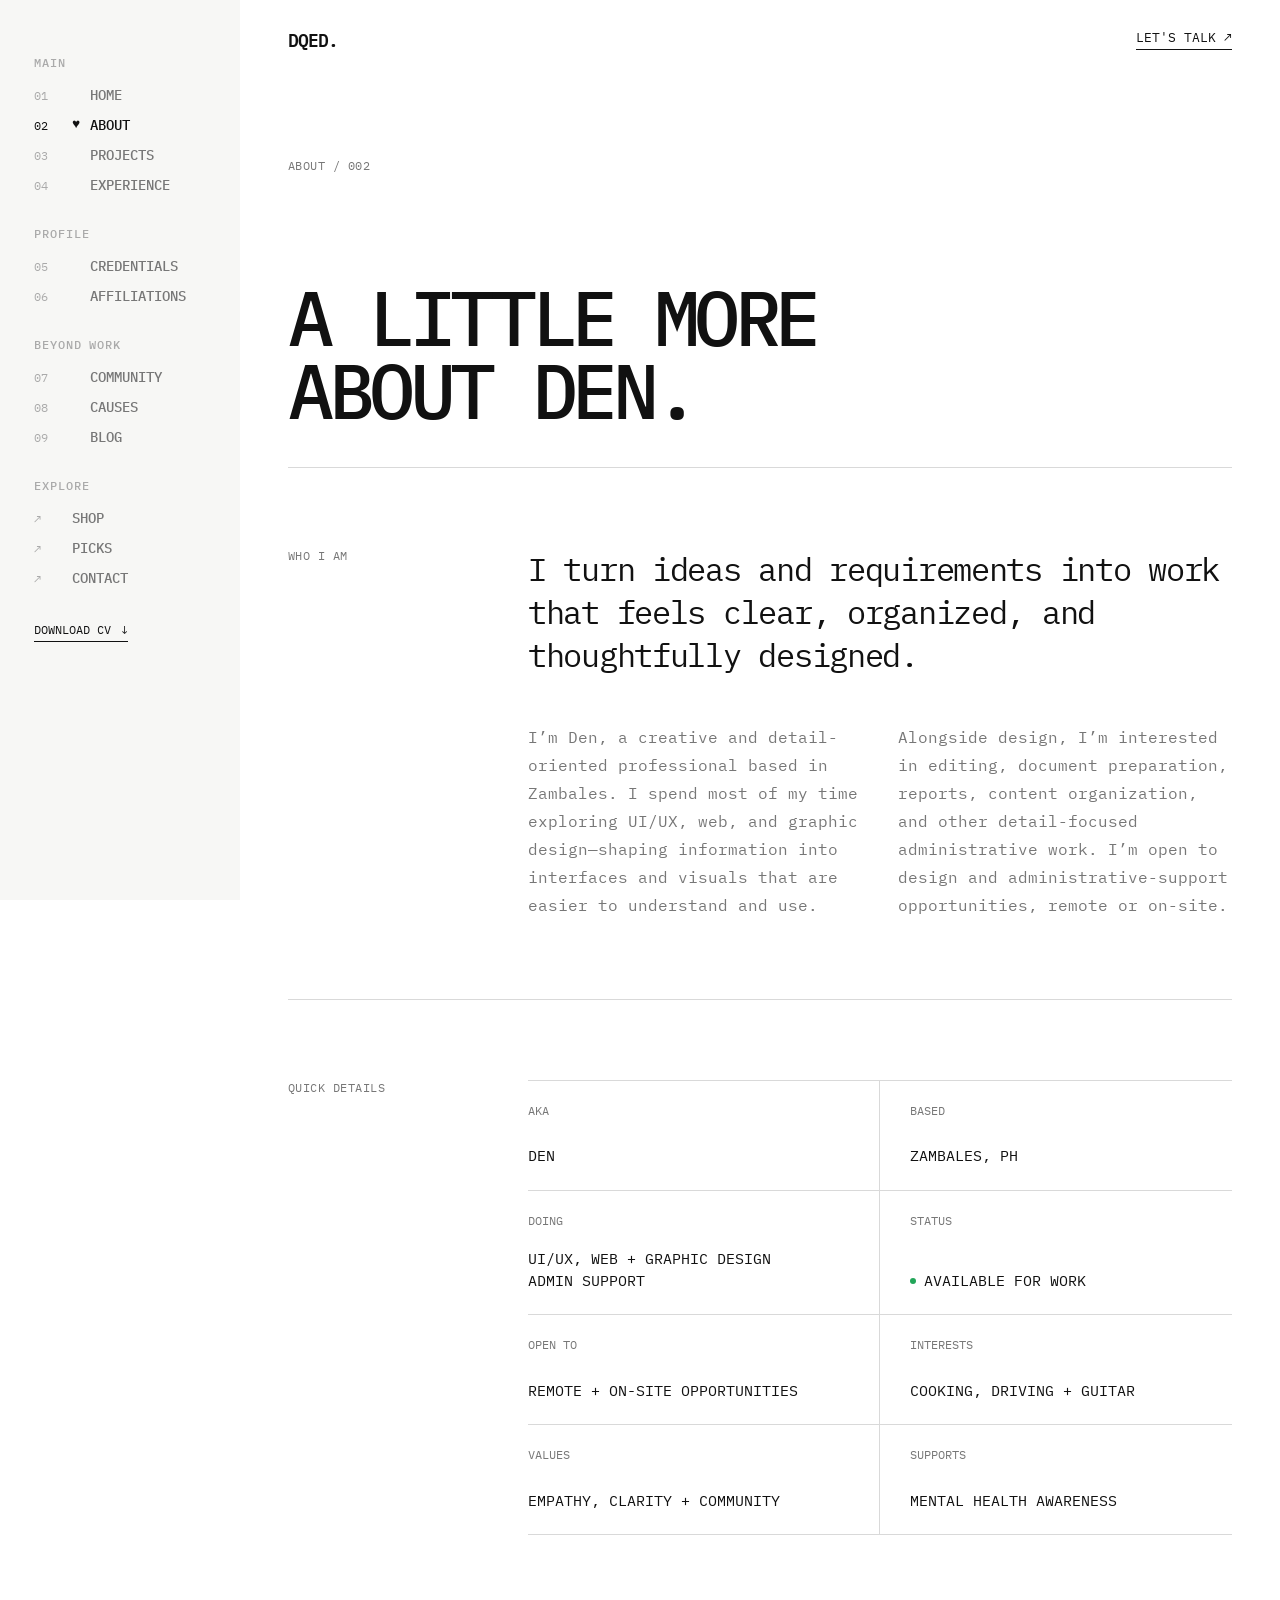
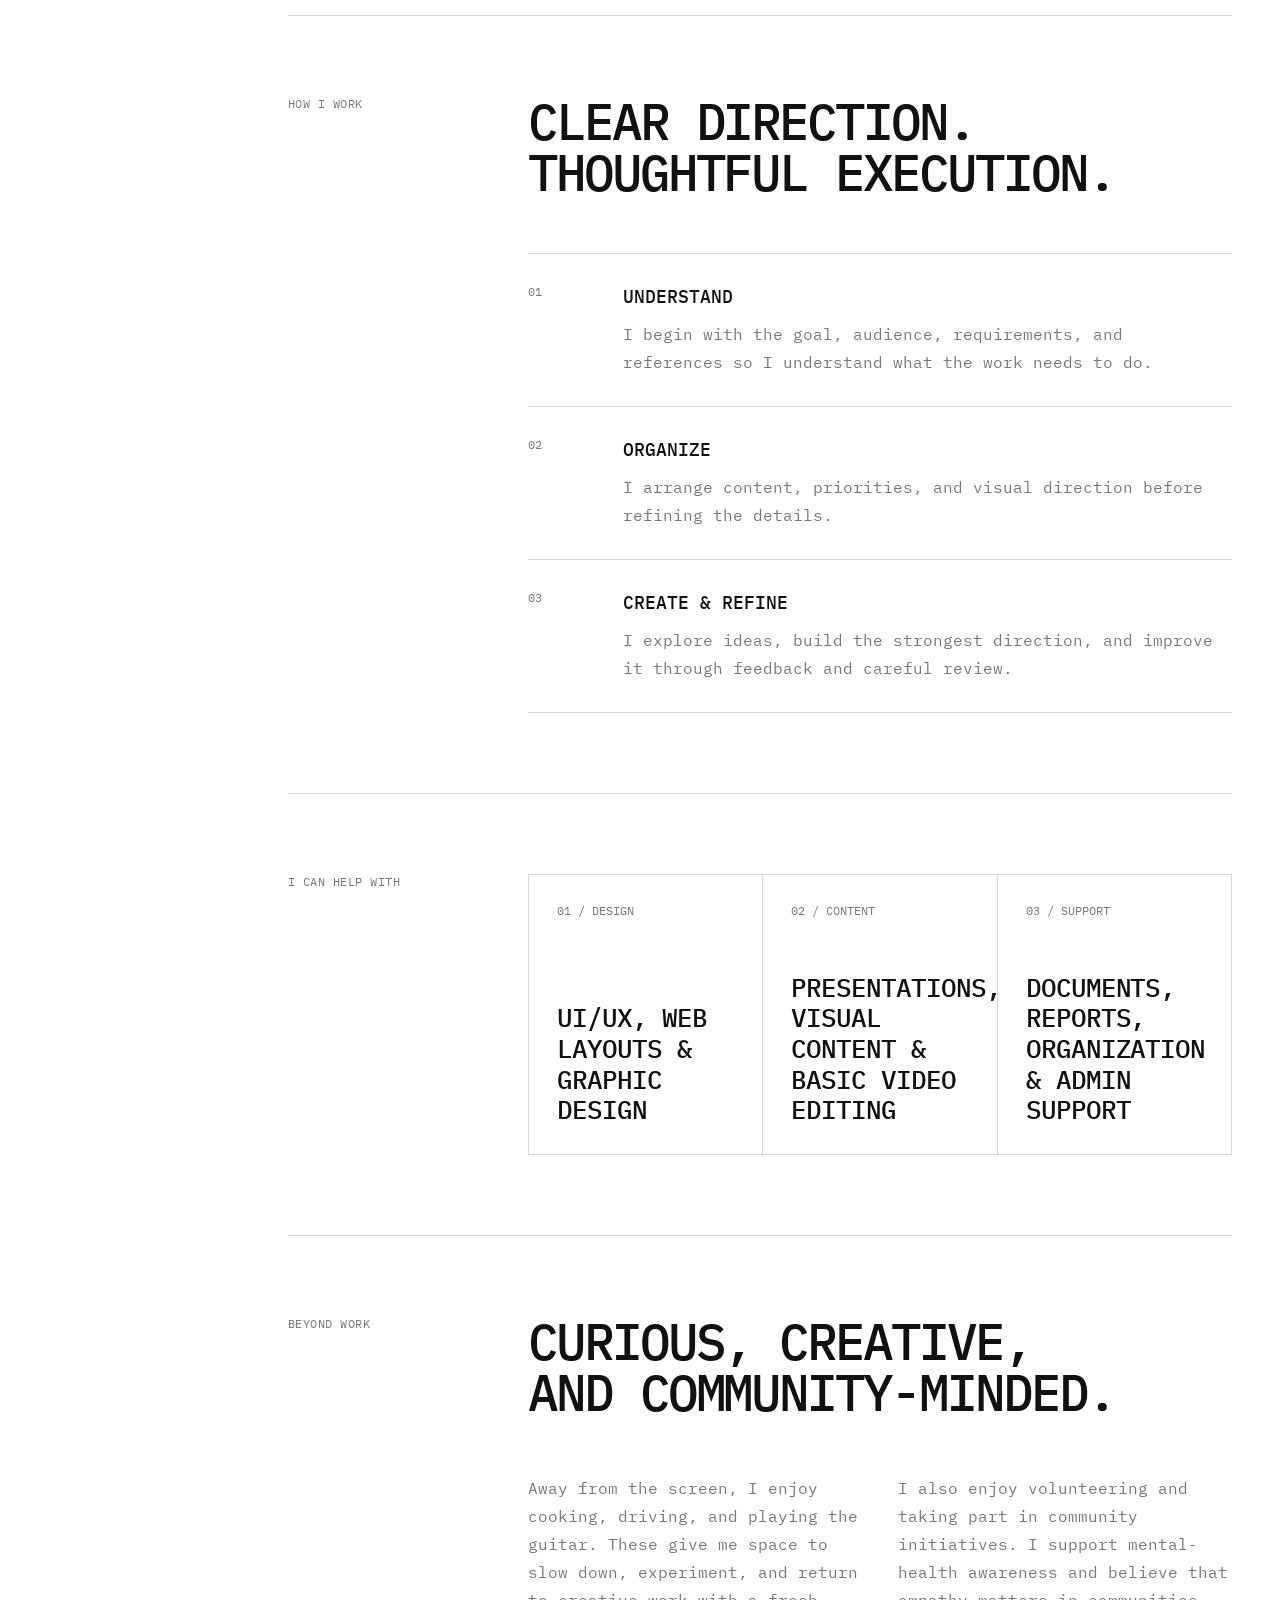
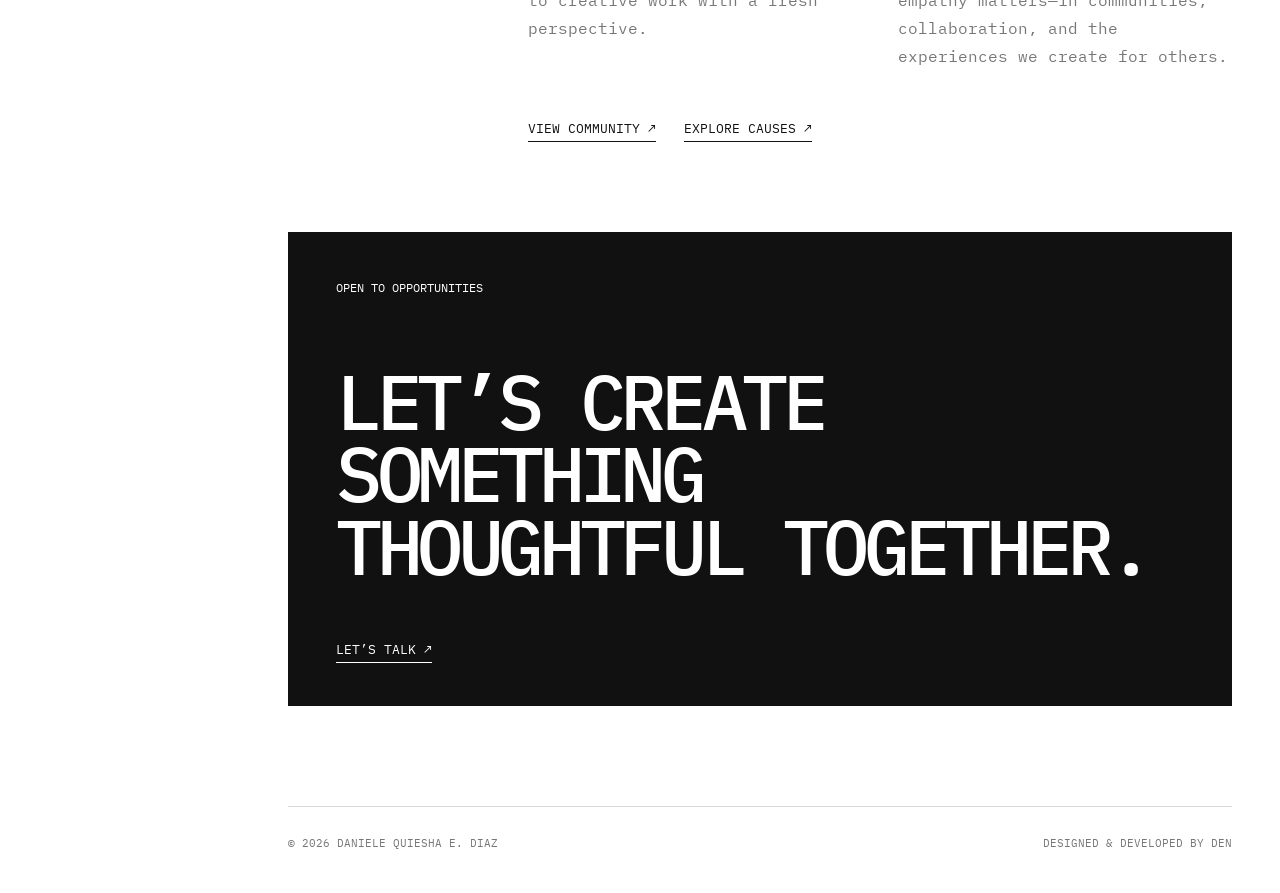
<file: about.html>
<!DOCTYPE html>
<html lang="en">
<head>
  <meta charset="UTF-8">
  <meta name="viewport" content="width=device-width, initial-scale=1.0">

  <meta
    name="description"
    content="Learn more about Daniele Quiesha E. Diaz, a creative and detail-oriented professional based in Zambales working across design, editing, and administrative support."
  >

  <title>About | Daniele Quiesha E. Diaz</title>

  <link rel="preconnect" href="https://fonts.googleapis.com">
  <link rel="preconnect" href="https://fonts.gstatic.com" crossorigin>

  <link
    href="https://fonts.googleapis.com/css2?family=IBM+Plex+Mono:wght@400;500;600&display=swap"
    rel="stylesheet"
  >

  <link rel="stylesheet" href="style.css">
  <link rel="stylesheet" href="about.css">
</head>

<body>

  <div class="portfolio-layout">

<!--Sidebar-->

   <aside class="sidebar" id="sidebar">   

      <nav class="sidebar-nav">

  <!-- MAIN -->
  <div class="nav-group">

    <span class="nav-group-title">MAIN</span>

    <a href="index.html" class="sidebar-link">
      <span class="nav-number">01</span>
      <span class="nav-line"></span>
      <span class="nav-label">HOME</span>
    </a>

    <a
      href="about.html"
      class="sidebar-link active"
      aria-current="page"
    >
      <span class="nav-number">02</span>
      <span class="nav-line"></span>
      <span class="nav-label">ABOUT</span>
    </a>

    <a href="projects.html" class="sidebar-link">
      <span class="nav-number">03</span>
      <span class="nav-line"></span>
      <span class="nav-label">PROJECTS</span>
    </a>

    <a href="experience.html" class="sidebar-link">
      <span class="nav-number">04</span>
      <span class="nav-line"></span>
      <span class="nav-label">EXPERIENCE</span>
    </a>

  </div>


  <!-- PROFILE -->
  <div class="nav-group">

    <span class="nav-group-title">PROFILE</span>

    <a href="credentials.html" class="sidebar-link">
      <span class="nav-number">05</span>
      <span class="nav-line"></span>
      <span class="nav-label">CREDENTIALS</span>
    </a>

    <a href="affiliations.html" class="sidebar-link">
      <span class="nav-number">06</span>
      <span class="nav-line"></span>
      <span class="nav-label">AFFILIATIONS</span>
    </a>

  </div>


  <!-- BEYOND WORK -->
  <div class="nav-group">

    <span class="nav-group-title">BEYOND WORK</span>

    <a href="community.html" class="sidebar-link">
      <span class="nav-number">07</span>
      <span class="nav-line"></span>
      <span class="nav-label">COMMUNITY</span>
    </a>

    <a href="causes.html" class="sidebar-link">
      <span class="nav-number">08</span>
      <span class="nav-line"></span>
      <span class="nav-label">CAUSES</span>
    </a>

    <a href="blog.html" class="sidebar-link">
      <span class="nav-number">09</span>
      <span class="nav-line"></span>
      <span class="nav-label">BLOG</span>
    </a>

  </div>


  <!-- EXPLORE -->
  <div class="nav-group">

    <span class="nav-group-title">EXPLORE</span>

    <a href="shop.html" class="sidebar-link explore-link">
      <span class="nav-arrow">↗</span>
      <span class="nav-label">SHOP</span>
    </a>

    <a href="picks.html" class="sidebar-link explore-link">
      <span class="nav-arrow">↗</span>
      <span class="nav-label">PICKS</span>
    </a>

    <a href="contact.html" class="sidebar-link explore-link">
      <span class="nav-arrow">↗</span>
      <span class="nav-label">CONTACT</span>
    </a>

  </div>

      </nav>

      <a
        href="files/daniele-diaz-cv.pdf"
        class="sidebar-cv-button"
        download
      >
        DOWNLOAD CV
        <span aria-hidden="true">↓</span>
      </a>

    </aside>


<!--Main Area-->

    <div class="main-area">


<!--Topbar-->

      <header class="topbar">

  <a href="index.html" class="brand">
    DQED.
  </a>

  <div class="topbar-actions">

    <button
      class="menu-button"
      type="button"
      aria-expanded="false"
      aria-controls="sidebar"
    >
      MENU
    </button>

    <a href="contact.html" class="topbar-cta">
      LET'S TALK ↗
    </a>

  </div>

</header>


<!--Page Content-->

      <main class="page-content about-page">

  <!-- ABOUT HEADER -->

  <section class="about-header">

    <span class="page-label">
      ABOUT / 002
    </span>

    <h1 class="about-title">
      A LITTLE MORE<br>
      ABOUT DEN.
    </h1>

  </section>


  <!-- ABOUT INTRODUCTION -->

  <section class="about-intro">

    <span class="section-label">
      WHO I AM
    </span>

    <div class="about-intro-content">

      <p class="about-lead">
        I turn ideas and requirements into work that feels clear,
        organized, and thoughtfully designed.
      </p>

      <div class="about-copy">

        <p>
          I’m Den, a creative and detail-oriented professional based
          in Zambales. I spend most of my time exploring UI/UX, web,
          and graphic design—shaping information into interfaces and
          visuals that are easier to understand and use.
        </p>

        <p>
          Alongside design, I’m interested in editing, document
          preparation, reports, content organization, and other
          detail-focused administrative work. I’m open to design and
          administrative-support opportunities, remote or on-site.
        </p>

      </div>

    </div>

  </section>


  <!-- QUICK DETAILS -->

  <section class="about-details">

    <span class="section-label">
      QUICK DETAILS
    </span>

    <div class="detail-grid">

      <div class="detail-item">
        <span class="detail-label">AKA</span>
        <span class="detail-value">DEN</span>
      </div>

      <div class="detail-item">
        <span class="detail-label">BASED</span>
        <span class="detail-value">ZAMBALES, PH</span>
      </div>

      <div class="detail-item">
        <span class="detail-label">DOING</span>
        <span class="detail-value">
          UI/UX, WEB + GRAPHIC DESIGN<br>
          ADMIN SUPPORT
        </span>
      </div>

      <div class="detail-item">
        <span class="detail-label">STATUS</span>

        <span class="detail-value status">
          <span class="status-dot"></span>
          AVAILABLE FOR WORK
        </span>
      </div>

      <div class="detail-item">
        <span class="detail-label">OPEN TO</span>
        <span class="detail-value">REMOTE + ON-SITE OPPORTUNITIES</span>
      </div>

      <div class="detail-item">
        <span class="detail-label">INTERESTS</span>
        <span class="detail-value">COOKING, DRIVING + GUITAR</span>
      </div>

      <div class="detail-item">
        <span class="detail-label">VALUES</span>
        <span class="detail-value">EMPATHY, CLARITY + COMMUNITY</span>
      </div>

      <div class="detail-item">
        <span class="detail-label">SUPPORTS</span>
        <span class="detail-value">MENTAL HEALTH AWARENESS</span>
      </div>

    </div>

  </section>


  <!-- HOW I WORK -->

  <section class="about-section">

    <span class="section-label">
      HOW I WORK
    </span>

    <div class="about-section-content">

      <h2>
        CLEAR DIRECTION.<br>
        THOUGHTFUL EXECUTION.
      </h2>

      <div class="approach-list">

        <article class="approach-item">
          <span>01</span>

          <div>
            <h3>UNDERSTAND</h3>
            <p>
              I begin with the goal, audience, requirements, and
              references so I understand what the work needs to do.
            </p>
          </div>
        </article>

        <article class="approach-item">
          <span>02</span>

          <div>
            <h3>ORGANIZE</h3>
            <p>
              I arrange content, priorities, and visual direction
              before refining the details.
            </p>
          </div>
        </article>

        <article class="approach-item">
          <span>03</span>

          <div>
            <h3>CREATE &amp; REFINE</h3>
            <p>
              I explore ideas, build the strongest direction, and
              improve it through feedback and careful review.
            </p>
          </div>
        </article>

      </div>

    </div>

  </section>


  <!-- CAPABILITIES -->

  <section class="about-section">

    <span class="section-label">
      I CAN HELP WITH
    </span>

    <div class="capability-list">

      <article class="capability-item">
        <span>01 / DESIGN</span>
        <h3>UI/UX, WEB LAYOUTS &amp; GRAPHIC DESIGN</h3>
      </article>

      <article class="capability-item">
        <span>02 / CONTENT</span>
        <h3>PRESENTATIONS, VISUAL CONTENT &amp; BASIC VIDEO EDITING</h3>
      </article>

      <article class="capability-item">
        <span>03 / SUPPORT</span>
        <h3>DOCUMENTS, REPORTS, ORGANIZATION &amp; ADMIN SUPPORT</h3>
      </article>

    </div>

  </section>


  <!-- BEYOND WORK -->

  <section class="about-section about-personal">

    <span class="section-label">
      BEYOND WORK
    </span>

    <div class="about-section-content">

      <h2>
        CURIOUS, CREATIVE,<br>
        AND COMMUNITY-MINDED.
      </h2>

      <div class="about-personal-copy">
        <p>
          Away from the screen, I enjoy cooking, driving, and playing
          the guitar. These give me space to slow down, experiment,
          and return to creative work with a fresh perspective.
        </p>

        <p>
          I also enjoy volunteering and taking part in community
          initiatives. I support mental-health awareness and believe
          that empathy matters—in communities, collaboration, and the
          experiences we create for others.
        </p>

        <div class="about-personal-links">
          <a href="community.html">VIEW COMMUNITY ↗</a>
          <a href="causes.html">EXPLORE CAUSES ↗</a>
        </div>
      </div>

    </div>

  </section>


  <!-- CONTACT CTA -->

  <section class="about-cta">
    <span>OPEN TO OPPORTUNITIES</span>

    <h2>LET’S CREATE SOMETHING<br>THOUGHTFUL TOGETHER.</h2>

    <a href="contact.html">LET’S TALK ↗</a>
  </section>

</main>


<!--Footer-->

      <footer class="site-footer">

        <p>
          © <span id="year"></span>
          DANIELE QUIESHA E. DIAZ
        </p>

        <p>
          DESIGNED &amp; DEVELOPED BY DEN
        </p>

      </footer>

    </div>

  </div>

  <script src="script.js"></script>

</body>
</html>
</file>
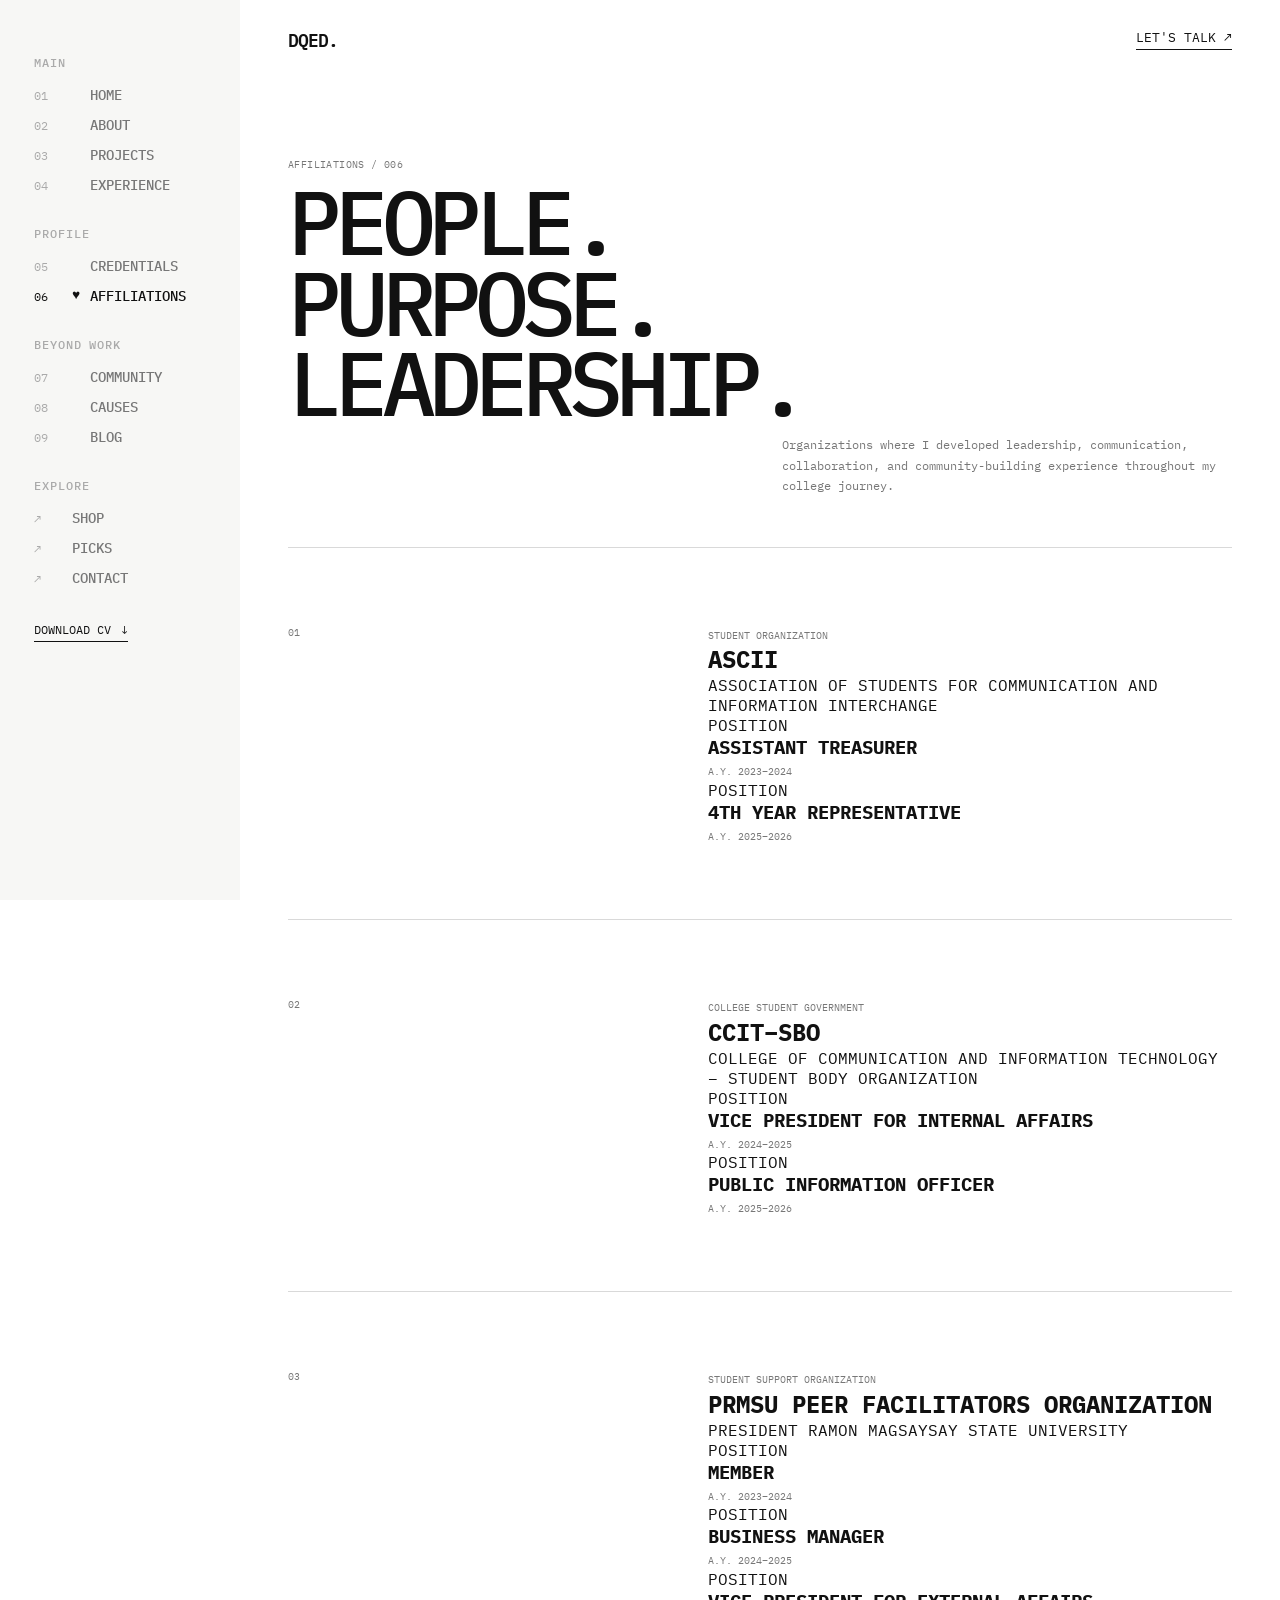
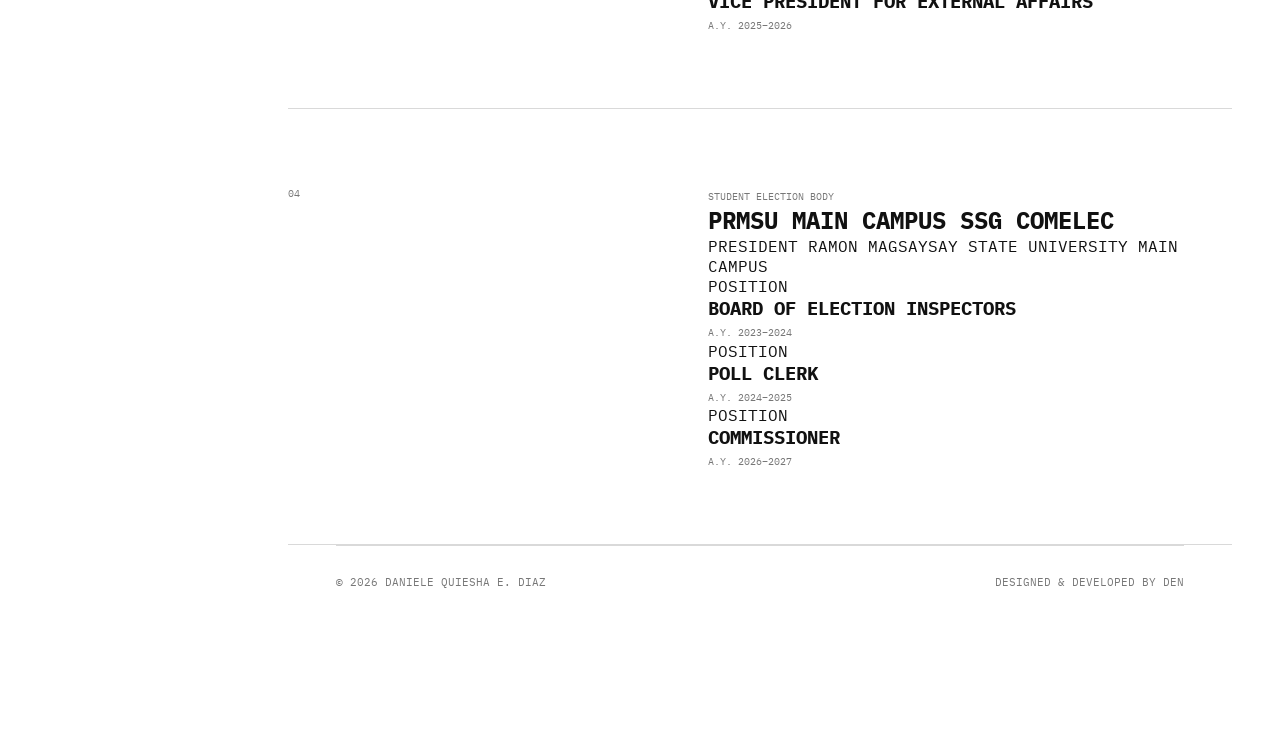
<file: affiliations.html>
<!DOCTYPE html>
<html lang="en">

<head>
  <meta charset="UTF-8">

  <meta
    name="viewport"
    content="width=device-width, initial-scale=1.0"
  >

  <meta
    name="description"
    content="Organizations, affiliations, and leadership experience of Daniele Quiesha E. Diaz."
  >

  <title>Affiliations | Daniele Quiesha E. Diaz</title>

  <!-- GOOGLE FONT -->

  <link rel="preconnect" href="https://fonts.googleapis.com">

  <link
    rel="preconnect"
    href="https://fonts.gstatic.com"
    crossorigin
  >

  <link
    href="https://fonts.googleapis.com/css2?family=IBM+Plex+Mono:wght@400;500;600&display=swap"
    rel="stylesheet"
  >

  <!-- STYLESHEETS -->

  <link rel="stylesheet" href="style.css">
  <link rel="stylesheet" href="affiliations.css">
</head>


<body>

  <div class="portfolio-layout">


    <!-- =========================
         SIDEBAR
    ========================== -->

    <aside class="sidebar" id="sidebar">

      <nav class="sidebar-nav">


        <!-- MAIN -->

        <div class="nav-group">

          <span class="nav-group-title">MAIN</span>

          <a href="index.html" class="sidebar-link">
            <span class="nav-number">01</span>
            <span class="nav-line"></span>
            <span class="nav-label">HOME</span>
          </a>

          <a href="about.html" class="sidebar-link">
            <span class="nav-number">02</span>
            <span class="nav-line"></span>
            <span class="nav-label">ABOUT</span>
          </a>

          <a href="projects.html" class="sidebar-link">
            <span class="nav-number">03</span>
            <span class="nav-line"></span>
            <span class="nav-label">PROJECTS</span>
          </a>

          <a href="experience.html" class="sidebar-link">
            <span class="nav-number">04</span>
            <span class="nav-line"></span>
            <span class="nav-label">EXPERIENCE</span>
          </a>

        </div>


        <!-- PROFILE -->

        <div class="nav-group">

          <span class="nav-group-title">PROFILE</span>

          <a href="credentials.html" class="sidebar-link">
            <span class="nav-number">05</span>
            <span class="nav-line"></span>
            <span class="nav-label">CREDENTIALS</span>
          </a>

          <a
            href="affiliations.html"
            class="sidebar-link active"
            aria-current="page"
          >
            <span class="nav-number">06</span>
            <span class="nav-line"></span>
            <span class="nav-label">AFFILIATIONS</span>
          </a>

        </div>


        <!-- BEYOND WORK -->

        <div class="nav-group">

          <span class="nav-group-title">BEYOND WORK</span>

          <a href="community.html" class="sidebar-link">
            <span class="nav-number">07</span>
            <span class="nav-line"></span>
            <span class="nav-label">COMMUNITY</span>
          </a>

          <a href="causes.html" class="sidebar-link">
            <span class="nav-number">08</span>
            <span class="nav-line"></span>
            <span class="nav-label">CAUSES</span>
          </a>

          <a href="blog.html" class="sidebar-link">
            <span class="nav-number">09</span>
            <span class="nav-line"></span>
            <span class="nav-label">BLOG</span>
          </a>

        </div>


        <!-- EXPLORE -->

        <div class="nav-group">

          <span class="nav-group-title">EXPLORE</span>

          <a href="shop.html" class="sidebar-link explore-link">
            <span class="nav-arrow">↗</span>
            <span class="nav-label">SHOP</span>
          </a>

          <a href="picks.html" class="sidebar-link explore-link">
            <span class="nav-arrow">↗</span>
            <span class="nav-label">PICKS</span>
          </a>

          <a href="contact.html" class="sidebar-link explore-link">
            <span class="nav-arrow">↗</span>
            <span class="nav-label">CONTACT</span>
          </a>

        </div>

      </nav>


      <!-- DOWNLOAD CV -->

      <a
        href="files/daniele-diaz-cv.pdf"
        class="sidebar-cv-button"
        download
      >
        DOWNLOAD CV
        <span aria-hidden="true">↓</span>
      </a>

    </aside>


    <!-- =========================
         MAIN AREA
    ========================== -->

    <div class="main-area">


      <!-- TOP BAR -->

      <header class="topbar">

        <a href="index.html" class="brand">
          DQED.
        </a>

        <div class="topbar-actions">

          <button
            class="menu-button"
            type="button"
            aria-expanded="false"
            aria-controls="sidebar"
          >
            MENU
          </button>

          <a href="contact.html" class="topbar-cta">
            LET'S TALK ↗
          </a>

        </div>

      </header>


      <!-- =========================
           AFFILIATIONS PAGE
      ========================== -->

      <main class="page-content affiliations-page">


        <!-- PAGE HEADER -->

        <section class="affiliations-header">

          <span class="page-label">
            AFFILIATIONS / 006
          </span>

          <h1 class="affiliations-title">
            PEOPLE.<br>
            PURPOSE.<br>
            LEADERSHIP.
          </h1>

          <p class="affiliations-introduction">
            Organizations where I developed leadership,
            communication, collaboration, and community-building
            experience throughout my college journey.
          </p>

        </section>


        <!-- =========================
             ORGANIZATIONS
        ========================== -->

        <section class="affiliations-list">


          <!-- ASCII -->

          <article class="affiliation-item">

            <div class="affiliation-number">
              01
            </div>

            <div class="affiliation-details">

              <span class="affiliation-type">
                STUDENT ORGANIZATION
              </span>

              <h2>ASCII</h2>

              <p class="affiliation-full-name">
                ASSOCIATION OF STUDENTS FOR COMMUNICATION
                AND INFORMATION INTERCHANGE
              </p>

              <div class="affiliation-roles">

                <div class="affiliation-role">

                  <div>
                    <span class="role-label">POSITION</span>
                    <h3>ASSISTANT TREASURER</h3>
                  </div>

                  <span class="role-year">
                    A.Y. 2023–2024
                  </span>

                </div>


                <div class="affiliation-role">

                  <div>
                    <span class="role-label">POSITION</span>
                    <h3>4TH YEAR REPRESENTATIVE</h3>
                  </div>

                  <span class="role-year">
                    A.Y. 2025–2026
                  </span>

                </div>

              </div>

            </div>

          </article>


          <!-- CCIT SBO -->

          <article class="affiliation-item">

            <div class="affiliation-number">
              02
            </div>

            <div class="affiliation-details">

              <span class="affiliation-type">
                COLLEGE STUDENT GOVERNMENT
              </span>

              <h2>CCIT–SBO</h2>

              <p class="affiliation-full-name">
                COLLEGE OF COMMUNICATION AND INFORMATION TECHNOLOGY
                – STUDENT BODY ORGANIZATION
              </p>

              <div class="affiliation-roles">

                <div class="affiliation-role">

                  <div>
                    <span class="role-label">POSITION</span>
                    <h3>VICE PRESIDENT FOR INTERNAL AFFAIRS</h3>
                  </div>

                  <span class="role-year">
                    A.Y. 2024–2025
                  </span>

                </div>


                <div class="affiliation-role">

                  <div>
                    <span class="role-label">POSITION</span>
                    <h3>PUBLIC INFORMATION OFFICER</h3>
                  </div>

                  <span class="role-year">
                    A.Y. 2025–2026
                  </span>

                </div>

              </div>

            </div>

          </article>


          <!-- PEER FACILITATORS -->

          <article class="affiliation-item">

            <div class="affiliation-number">
              03
            </div>

            <div class="affiliation-details">

              <span class="affiliation-type">
                STUDENT SUPPORT ORGANIZATION
              </span>

              <h2>PRMSU PEER FACILITATORS ORGANIZATION</h2>

              <p class="affiliation-full-name">
                PRESIDENT RAMON MAGSAYSAY STATE UNIVERSITY
              </p>

              <div class="affiliation-roles">

                <div class="affiliation-role">

                  <div>
                    <span class="role-label">POSITION</span>
                    <h3>MEMBER</h3>
                  </div>

                  <span class="role-year">
                    A.Y. 2023–2024
                  </span>

                </div>


                <div class="affiliation-role">

                  <div>
                    <span class="role-label">POSITION</span>
                    <h3>BUSINESS MANAGER</h3>
                  </div>

                  <span class="role-year">
                    A.Y. 2024–2025
                  </span>

                </div>


                <div class="affiliation-role">

                  <div>
                    <span class="role-label">POSITION</span>
                    <h3>VICE PRESIDENT FOR EXTERNAL AFFAIRS</h3>
                  </div>

                  <span class="role-year">
                    A.Y. 2025–2026
                  </span>

                </div>

              </div>

            </div>

          </article>


          <!-- SSG COMELEC -->

          <article class="affiliation-item">

            <div class="affiliation-number">
              04
            </div>

            <div class="affiliation-details">

              <span class="affiliation-type">
                STUDENT ELECTION BODY
              </span>

              <h2>PRMSU MAIN CAMPUS SSG COMELEC</h2>

              <p class="affiliation-full-name">
                PRESIDENT RAMON MAGSAYSAY STATE UNIVERSITY
                MAIN CAMPUS
              </p>

              <div class="affiliation-roles">

                <div class="affiliation-role">

                  <div>
                    <span class="role-label">POSITION</span>
                    <h3>BOARD OF ELECTION INSPECTORS</h3>
                  </div>

                  <span class="role-year">
                    A.Y. 2023–2024
                  </span>

                </div>


                <div class="affiliation-role">

                  <div>
                    <span class="role-label">POSITION</span>
                    <h3>POLL CLERK</h3>
                  </div>

                  <span class="role-year">
                    A.Y. 2024–2025
                  </span>

                </div>


                <div class="affiliation-role">

                  <div>
                    <span class="role-label">POSITION</span>
                    <h3>COMMISSIONER</h3>
                  </div>

                  <span class="role-year">
                    A.Y. 2026–2027
                  </span>

                </div>

              </div>

            </div>

          </article>

        </section>


        <!-- =========================
             FOOTER
        ========================== -->

        <footer class="site-footer">

          <p>
            © <span id="year"></span>
            DANIELE QUIESHA E. DIAZ
          </p>

          <p>
            DESIGNED &amp; DEVELOPED BY DEN
          </p>

        </footer>

      </main>

    </div>

  </div>


  <!-- JAVASCRIPT -->

  <script src="script.js"></script>

</body>

</html>
</file>
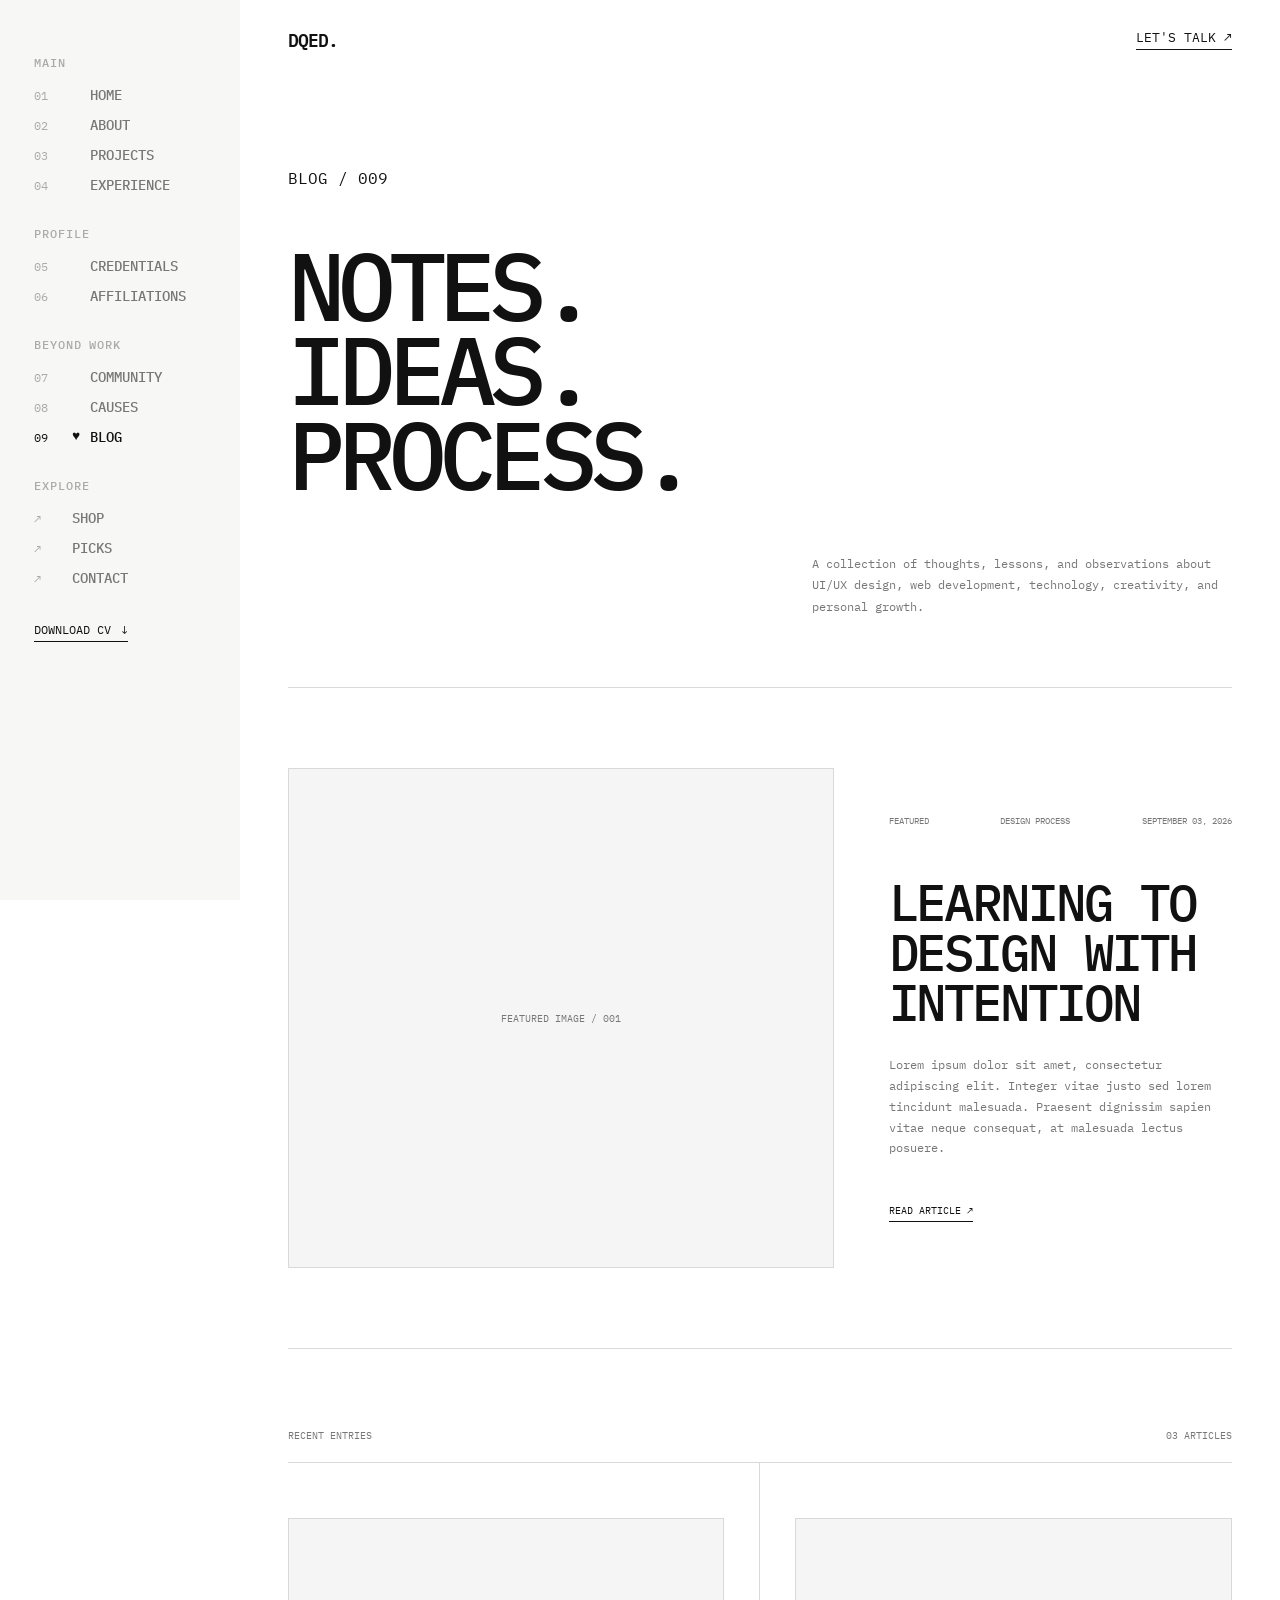
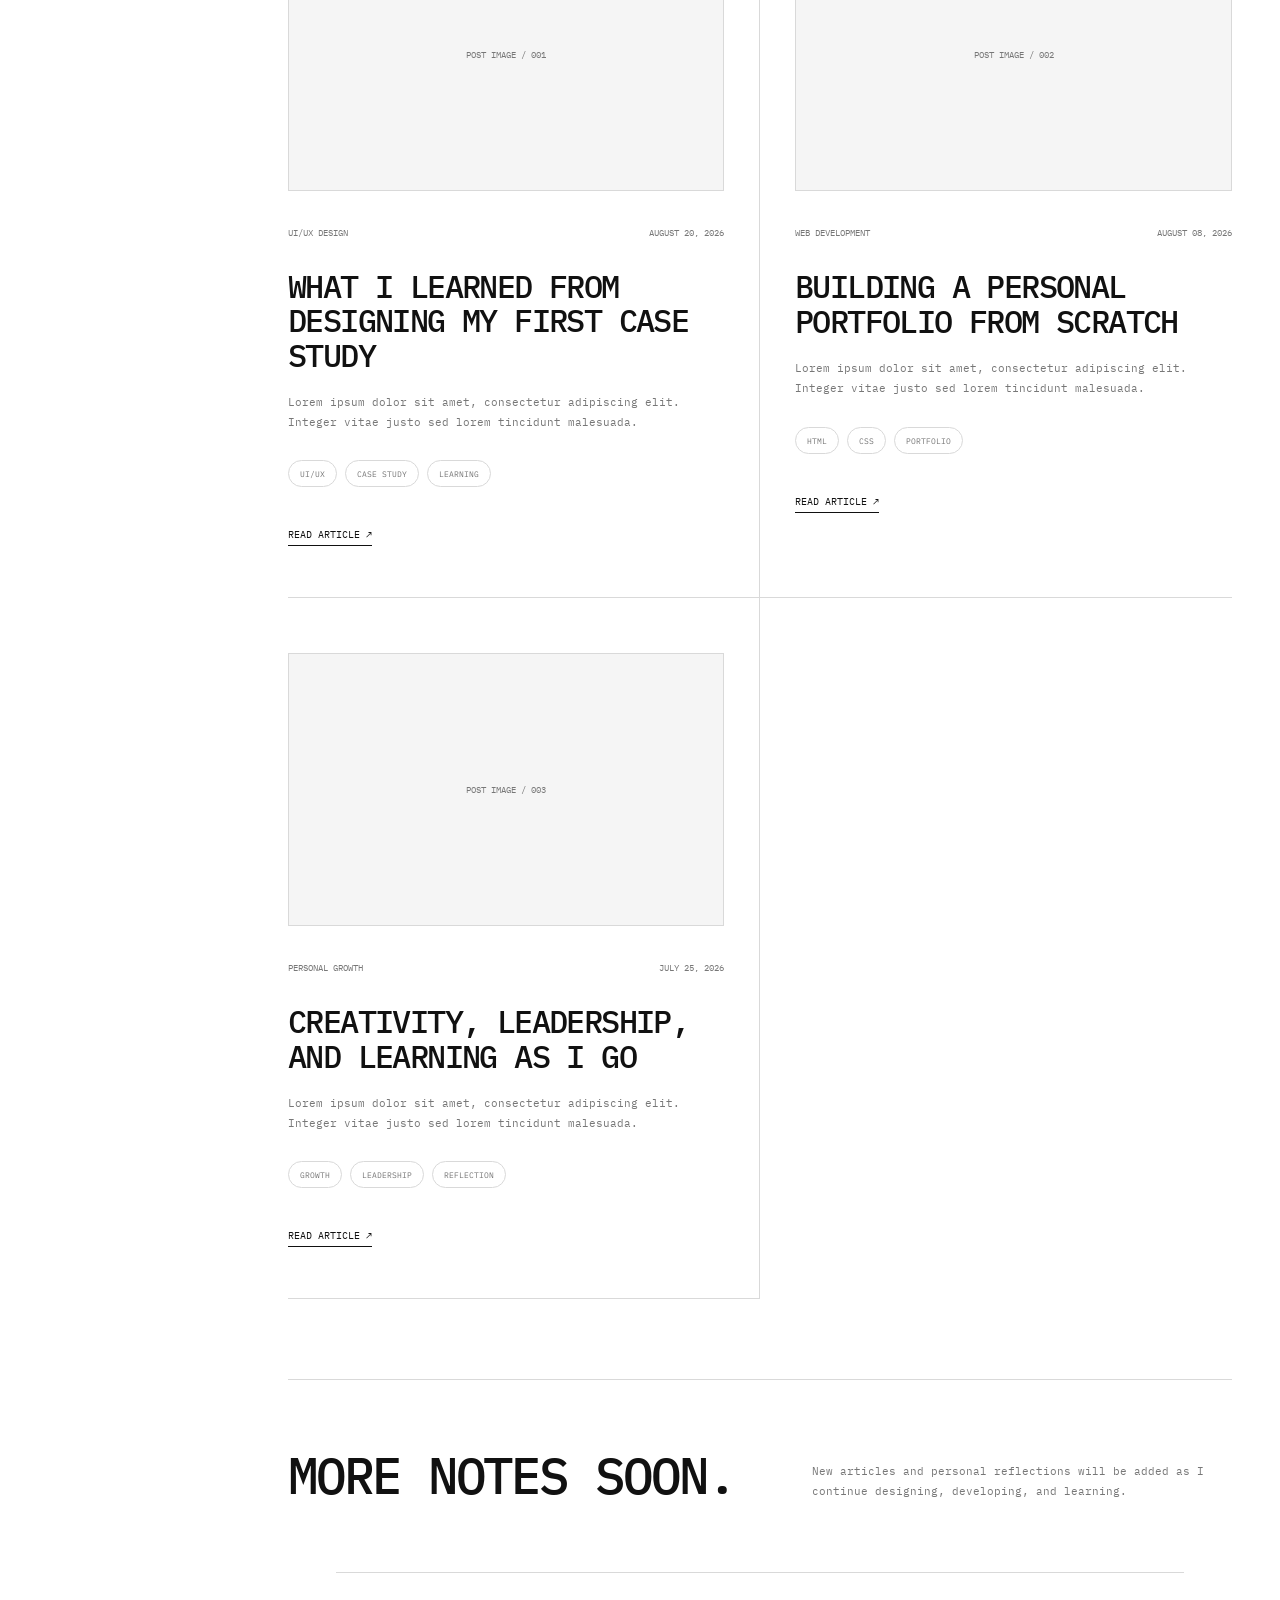
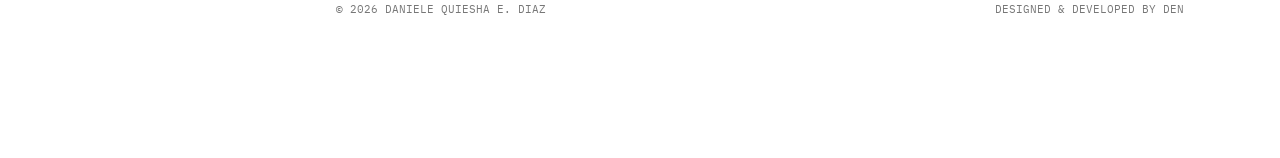
<file: blog.html>
<!DOCTYPE html>
<html lang="en">

<head>
  <meta charset="UTF-8">

  <meta
    name="viewport"
    content="width=device-width, initial-scale=1.0"
  >

  <meta
    name="description"
    content="Design notes, development learnings, and personal insights by Daniele Quiesha E. Diaz."
  >

  <title>Blog | Daniele Quiesha E. Diaz</title>

  <!-- GOOGLE FONT -->

  <link rel="preconnect" href="https://fonts.googleapis.com">

  <link
    rel="preconnect"
    href="https://fonts.gstatic.com"
    crossorigin
  >

  <link
    href="https://fonts.googleapis.com/css2?family=IBM+Plex+Mono:wght@400;500;600&display=swap"
    rel="stylesheet"
  >

  <!-- STYLESHEETS -->

  <link rel="stylesheet" href="style.css">
  <link rel="stylesheet" href="blog.css">
</head>


<body>

  <div class="portfolio-layout">


    <!-- =========================
         SIDEBAR
    ========================== -->

    <aside class="sidebar" id="sidebar">

      <nav class="sidebar-nav">


        <!-- MAIN -->

        <div class="nav-group">

          <span class="nav-group-title">MAIN</span>

          <a href="index.html" class="sidebar-link">
            <span class="nav-number">01</span>
            <span class="nav-line"></span>
            <span class="nav-label">HOME</span>
          </a>

          <a href="about.html" class="sidebar-link">
            <span class="nav-number">02</span>
            <span class="nav-line"></span>
            <span class="nav-label">ABOUT</span>
          </a>

          <a href="projects.html" class="sidebar-link">
            <span class="nav-number">03</span>
            <span class="nav-line"></span>
            <span class="nav-label">PROJECTS</span>
          </a>

          <a href="experience.html" class="sidebar-link">
            <span class="nav-number">04</span>
            <span class="nav-line"></span>
            <span class="nav-label">EXPERIENCE</span>
          </a>

        </div>


        <!-- PROFILE -->

        <div class="nav-group">

          <span class="nav-group-title">PROFILE</span>

          <a href="credentials.html" class="sidebar-link">
            <span class="nav-number">05</span>
            <span class="nav-line"></span>
            <span class="nav-label">CREDENTIALS</span>
          </a>

          <a href="affiliations.html" class="sidebar-link">
            <span class="nav-number">06</span>
            <span class="nav-line"></span>
            <span class="nav-label">AFFILIATIONS</span>
          </a>

        </div>


        <!-- BEYOND WORK -->

        <div class="nav-group">

          <span class="nav-group-title">BEYOND WORK</span>

          <a href="community.html" class="sidebar-link">
            <span class="nav-number">07</span>
            <span class="nav-line"></span>
            <span class="nav-label">COMMUNITY</span>
          </a>

          <a href="causes.html" class="sidebar-link">
            <span class="nav-number">08</span>
            <span class="nav-line"></span>
            <span class="nav-label">CAUSES</span>
          </a>

          <a
            href="blog.html"
            class="sidebar-link active"
            aria-current="page"
          >
            <span class="nav-number">09</span>
            <span class="nav-line"></span>
            <span class="nav-label">BLOG</span>
          </a>

        </div>


        <!-- EXPLORE -->

        <div class="nav-group">

          <span class="nav-group-title">EXPLORE</span>

          <a href="shop.html" class="sidebar-link explore-link">
            <span class="nav-arrow">↗</span>
            <span class="nav-label">SHOP</span>
          </a>

          <a href="picks.html" class="sidebar-link explore-link">
            <span class="nav-arrow">↗</span>
            <span class="nav-label">PICKS</span>
          </a>

          <a href="contact.html" class="sidebar-link explore-link">
            <span class="nav-arrow">↗</span>
            <span class="nav-label">CONTACT</span>
          </a>

        </div>

      </nav>


      <!-- DOWNLOAD CV -->

      <a
        href="files/daniele-diaz-cv.pdf"
        class="sidebar-cv-button"
        download
      >
        DOWNLOAD CV
        <span aria-hidden="true">↓</span>
      </a>

    </aside>


    <!-- =========================
         MAIN AREA
    ========================== -->

    <div class="main-area">


      <!-- TOP BAR -->

      <header class="topbar">

        <a href="index.html" class="brand">
          DQED.
        </a>

        <div class="topbar-actions">

          <button
            class="menu-button"
            type="button"
            aria-expanded="false"
            aria-controls="sidebar"
          >
            MENU
          </button>

          <a href="contact.html" class="topbar-cta">
            LET'S TALK ↗
          </a>

        </div>

      </header>


      <!-- =========================
           BLOG PAGE
      ========================== -->

      <main class="page-content blog-page">


        <!-- PAGE HEADER -->

        <section class="blog-header">

          <span class="page-label">
            BLOG / 009
          </span>

          <h1 class="blog-title">
            NOTES.<br>
            IDEAS.<br>
            PROCESS.
          </h1>

          <p class="blog-introduction">
            A collection of thoughts, lessons, and observations
            about UI/UX design, web development, technology,
            creativity, and personal growth.
          </p>

        </section>


        <!-- =========================
             FEATURED POST
        ========================== -->

        <section class="featured-post">

          <div class="featured-post-image">

            <span>
              FEATURED IMAGE / 001
            </span>

          </div>


          <div class="featured-post-content">

            <div class="post-meta">

              <span>FEATURED</span>
              <span>DESIGN PROCESS</span>
              <time datetime="2026-09-03">SEPTEMBER 03, 2026</time>

            </div>

            <h2>
              LEARNING TO DESIGN WITH INTENTION
            </h2>

            <p>
              Lorem ipsum dolor sit amet, consectetur adipiscing
              elit. Integer vitae justo sed lorem tincidunt
              malesuada. Praesent dignissim sapien vitae neque
              consequat, at malesuada lectus posuere.
            </p>

            <a href="#" class="post-link">
              READ ARTICLE ↗
            </a>

          </div>

        </section>


        <!-- =========================
             BLOG POSTS
        ========================== -->

        <section class="blog-list">

          <div class="blog-list-heading">

            <span>RECENT ENTRIES</span>
            <span>03 ARTICLES</span>

          </div>


          <div class="blog-grid">


            <!-- POST 01 -->

            <article class="blog-card">

              <div class="blog-card-image">
                <span>POST IMAGE / 001</span>
              </div>

              <div class="blog-card-content">

                <div class="post-meta">
                  <span>UI/UX DESIGN</span>
                  <time datetime="2026-08-20">
                    AUGUST 20, 2026
                  </time>
                </div>

                <h2>
                  WHAT I LEARNED FROM DESIGNING MY FIRST CASE STUDY
                </h2>

                <p>
                  Lorem ipsum dolor sit amet, consectetur adipiscing
                  elit. Integer vitae justo sed lorem tincidunt
                  malesuada.
                </p>

                <div class="post-tags">
                  <span>UI/UX</span>
                  <span>CASE STUDY</span>
                  <span>LEARNING</span>
                </div>

                <a href="#" class="post-link">
                  READ ARTICLE ↗
                </a>

              </div>

            </article>


            <!-- POST 02 -->

            <article class="blog-card">

              <div class="blog-card-image">
                <span>POST IMAGE / 002</span>
              </div>

              <div class="blog-card-content">

                <div class="post-meta">
                  <span>WEB DEVELOPMENT</span>
                  <time datetime="2026-08-08">
                    AUGUST 08, 2026
                  </time>
                </div>

                <h2>
                  BUILDING A PERSONAL PORTFOLIO FROM SCRATCH
                </h2>

                <p>
                  Lorem ipsum dolor sit amet, consectetur adipiscing
                  elit. Integer vitae justo sed lorem tincidunt
                  malesuada.
                </p>

                <div class="post-tags">
                  <span>HTML</span>
                  <span>CSS</span>
                  <span>PORTFOLIO</span>
                </div>

                <a href="#" class="post-link">
                  READ ARTICLE ↗
                </a>

              </div>

            </article>


            <!-- POST 03 -->

            <article class="blog-card">

              <div class="blog-card-image">
                <span>POST IMAGE / 003</span>
              </div>

              <div class="blog-card-content">

                <div class="post-meta">
                  <span>PERSONAL GROWTH</span>
                  <time datetime="2026-07-25">
                    JULY 25, 2026
                  </time>
                </div>

                <h2>
                  CREATIVITY, LEADERSHIP, AND LEARNING AS I GO
                </h2>

                <p>
                  Lorem ipsum dolor sit amet, consectetur adipiscing
                  elit. Integer vitae justo sed lorem tincidunt
                  malesuada.
                </p>

                <div class="post-tags">
                  <span>GROWTH</span>
                  <span>LEADERSHIP</span>
                  <span>REFLECTION</span>
                </div>

                <a href="#" class="post-link">
                  READ ARTICLE ↗
                </a>

              </div>

            </article>

          </div>

        </section>


        <!-- =========================
             EMPTY STATE / FUTURE POSTS
        ========================== -->

        <section class="blog-more">

          <span>MORE NOTES SOON.</span>

          <p>
            New articles and personal reflections will be added
            as I continue designing, developing, and learning.
          </p>

        </section>


        <!-- =========================
             FOOTER
        ========================== -->

        <footer class="site-footer">

          <p>
            © <span id="year"></span>
            DANIELE QUIESHA E. DIAZ
          </p>

          <p>
            DESIGNED &amp; DEVELOPED BY DEN
          </p>

        </footer>

      </main>

    </div>

  </div>


  <!-- JAVASCRIPT -->

  <script src="script.js"></script>

</body>

</html>
</file>
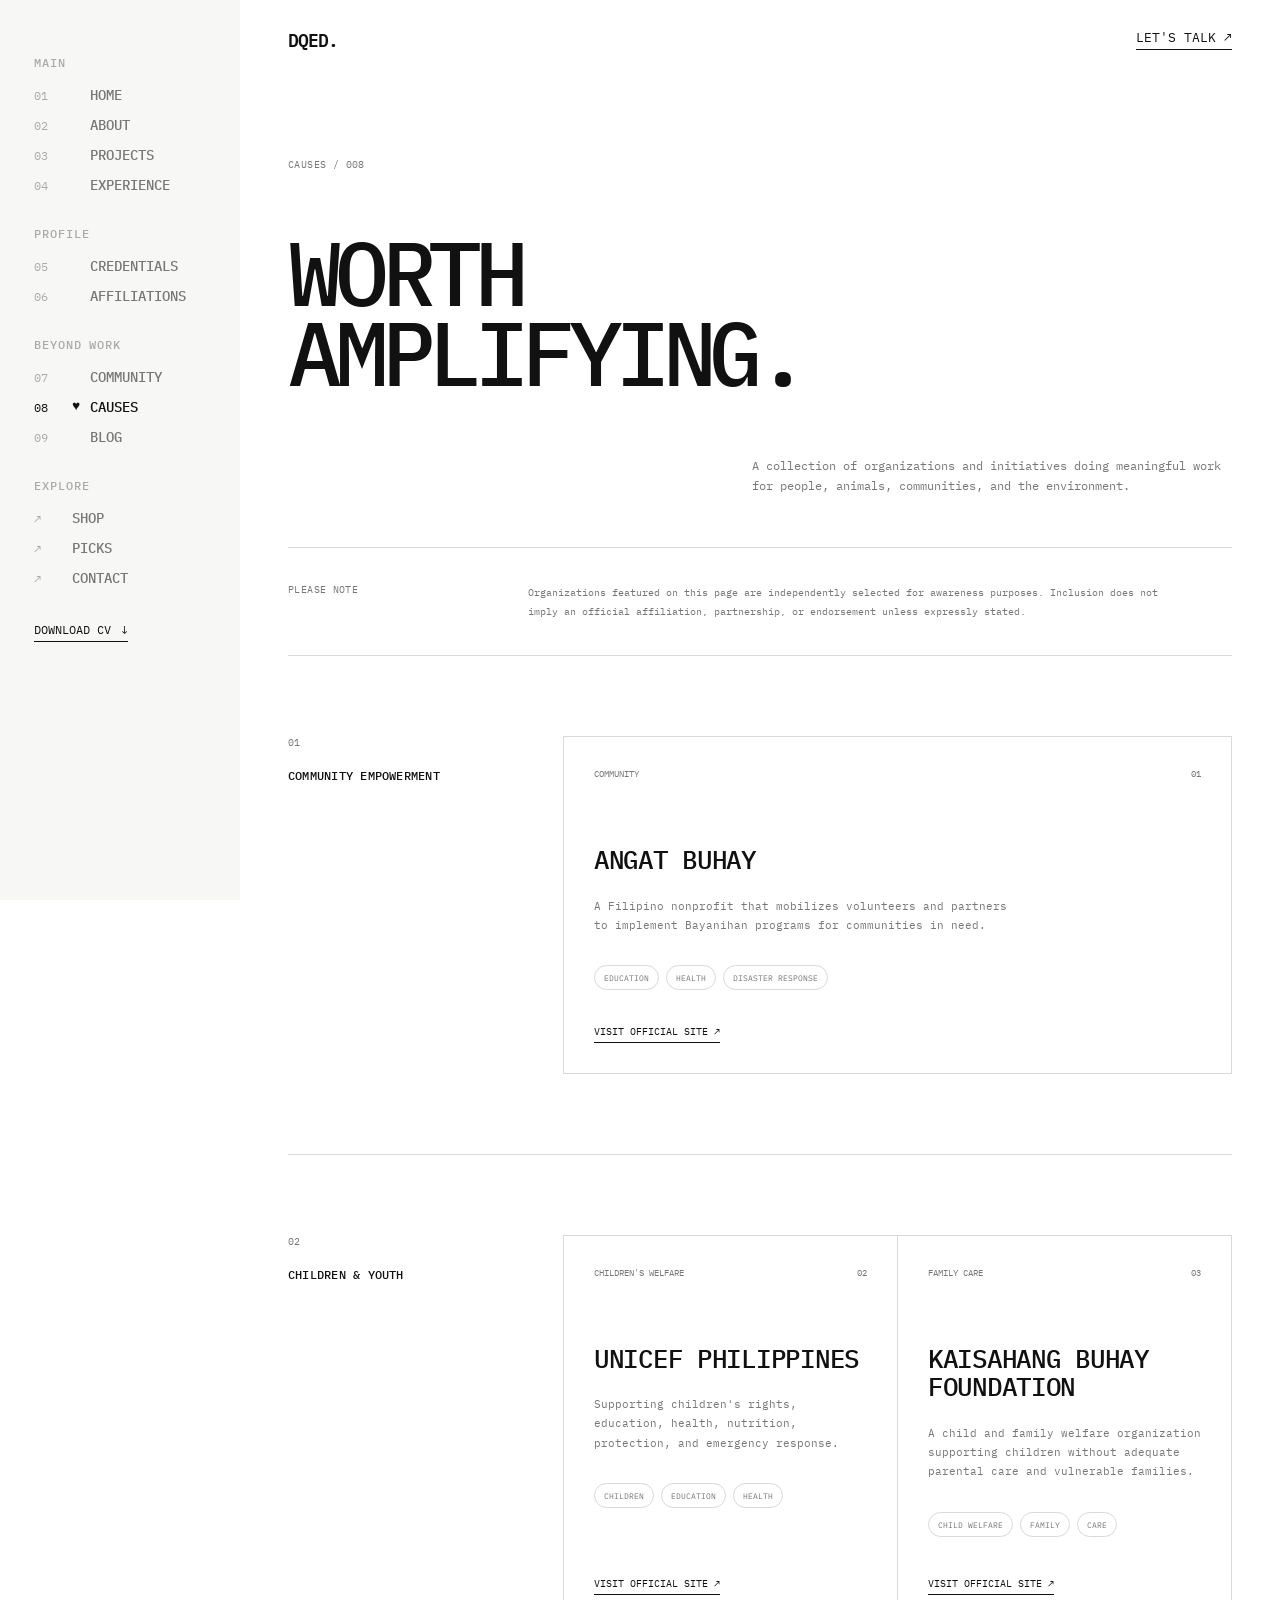
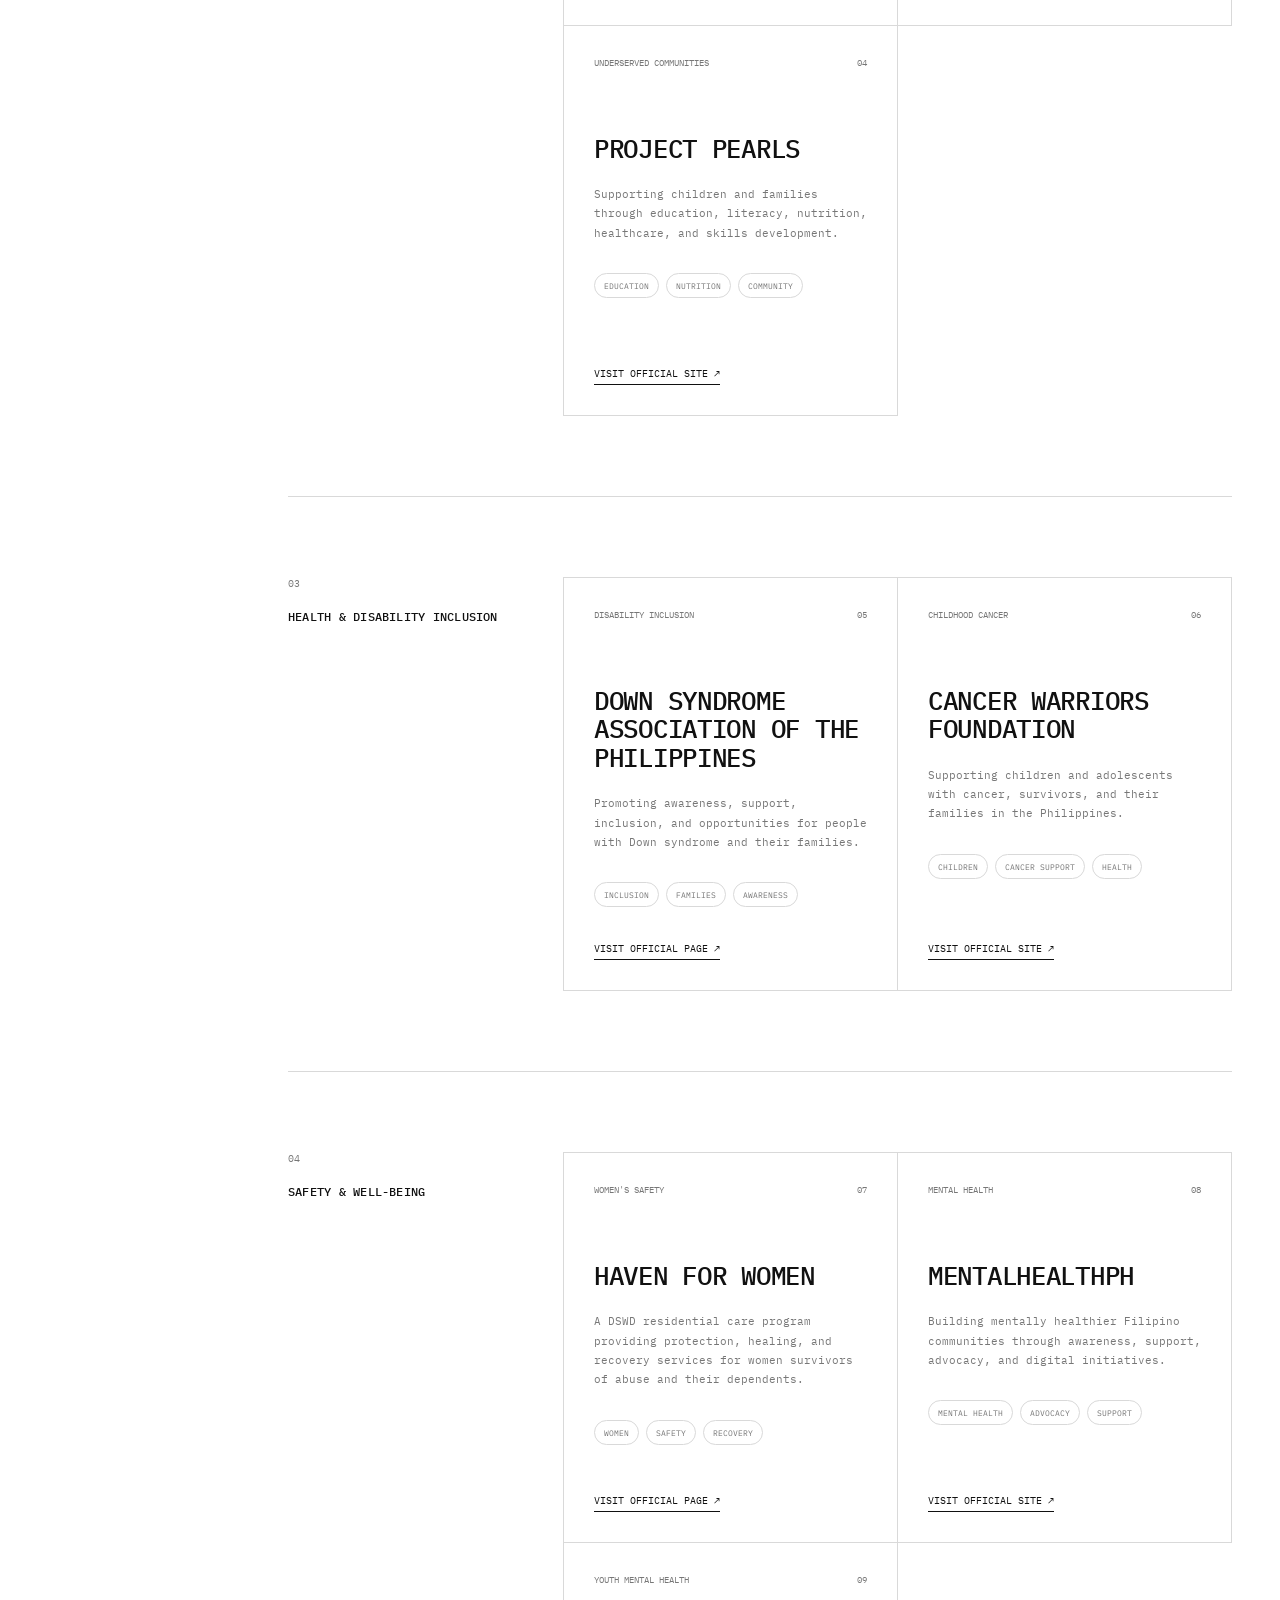
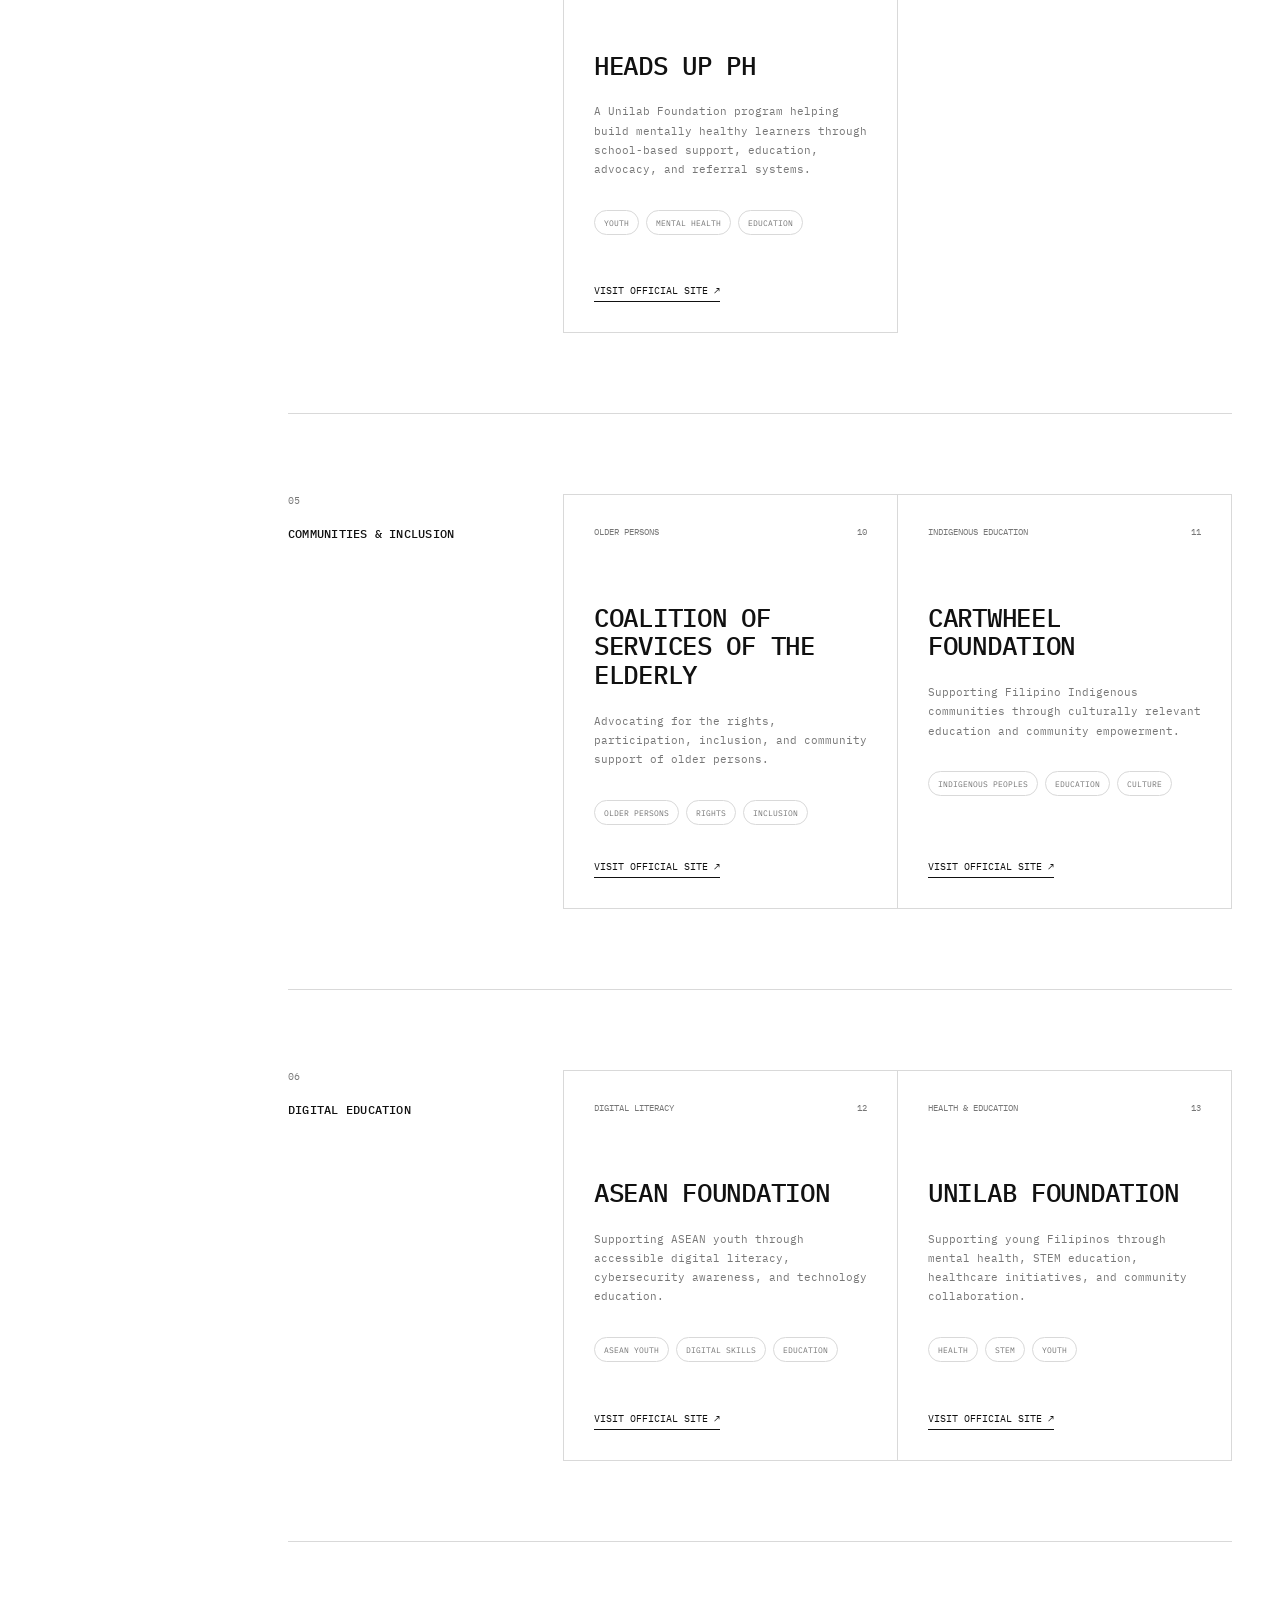
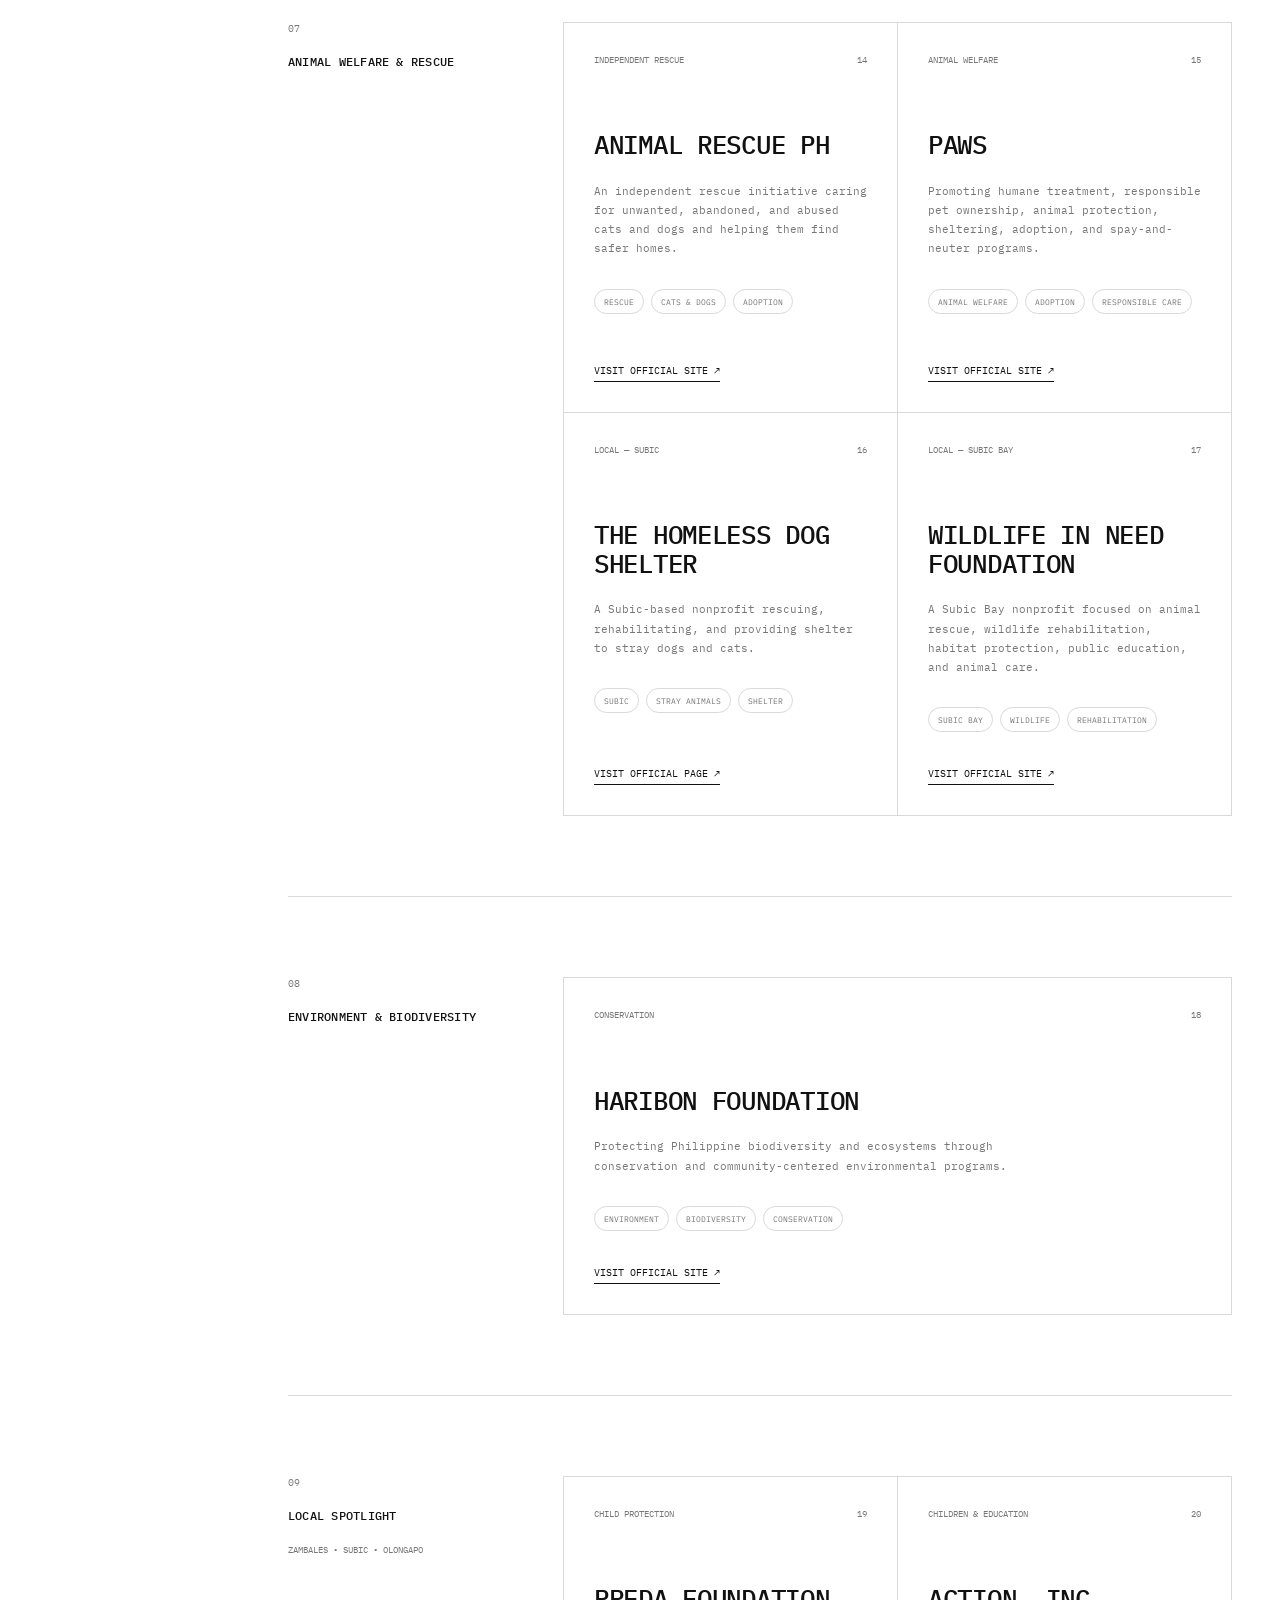
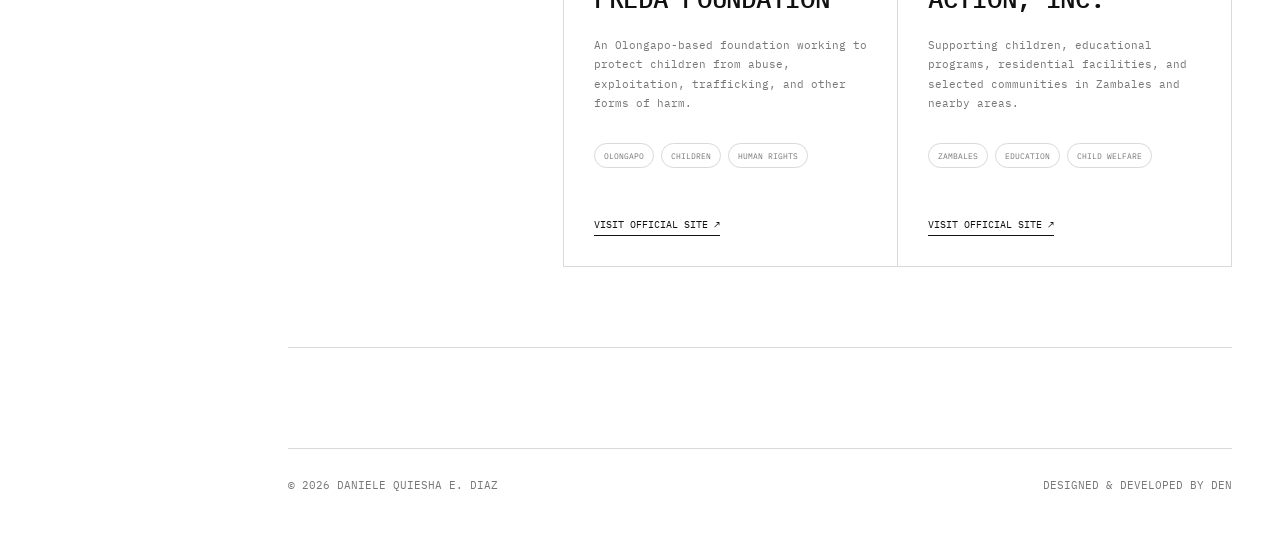
<file: causes.html>
<!DOCTYPE html>
<html lang="en">

<head>
  <meta charset="UTF-8">

  <meta
    name="viewport"
    content="width=device-width, initial-scale=1.0"
  >

  <meta
    name="description"
    content="Organizations, foundations, and causes featured by Daniele Quiesha E. Diaz."
  >

  <title>Causes | Daniele Quiesha E. Diaz</title>

  <!-- GOOGLE FONT -->

  <link rel="preconnect" href="https://fonts.googleapis.com">

  <link
    rel="preconnect"
    href="https://fonts.gstatic.com"
    crossorigin
  >

  <link
    href="https://fonts.googleapis.com/css2?family=IBM+Plex+Mono:wght@400;500;600&display=swap"
    rel="stylesheet"
  >

  <!-- STYLESHEETS -->

  <link rel="stylesheet" href="style.css">
  <link rel="stylesheet" href="causes.css">
</head>


<body>

  <div class="portfolio-layout">


    <!-- =========================
         SIDEBAR
    ========================== -->

    <aside class="sidebar" id="sidebar">

      <nav class="sidebar-nav">


        <!-- MAIN -->

        <div class="nav-group">

          <span class="nav-group-title">MAIN</span>

          <a href="index.html" class="sidebar-link">
            <span class="nav-number">01</span>
            <span class="nav-line"></span>
            <span class="nav-label">HOME</span>
          </a>

          <a href="about.html" class="sidebar-link">
            <span class="nav-number">02</span>
            <span class="nav-line"></span>
            <span class="nav-label">ABOUT</span>
          </a>

          <a href="projects.html" class="sidebar-link">
            <span class="nav-number">03</span>
            <span class="nav-line"></span>
            <span class="nav-label">PROJECTS</span>
          </a>

          <a href="experience.html" class="sidebar-link">
            <span class="nav-number">04</span>
            <span class="nav-line"></span>
            <span class="nav-label">EXPERIENCE</span>
          </a>

        </div>


        <!-- PROFILE -->

        <div class="nav-group">

          <span class="nav-group-title">PROFILE</span>

          <a href="credentials.html" class="sidebar-link">
            <span class="nav-number">05</span>
            <span class="nav-line"></span>
            <span class="nav-label">CREDENTIALS</span>
          </a>

          <a href="affiliations.html" class="sidebar-link">
            <span class="nav-number">06</span>
            <span class="nav-line"></span>
            <span class="nav-label">AFFILIATIONS</span>
          </a>

        </div>


        <!-- BEYOND WORK -->

        <div class="nav-group">

          <span class="nav-group-title">BEYOND WORK</span>

          <a href="community.html" class="sidebar-link">
            <span class="nav-number">07</span>
            <span class="nav-line"></span>
            <span class="nav-label">COMMUNITY</span>
          </a>

          <a
            href="causes.html"
            class="sidebar-link active"
            aria-current="page"
          >
            <span class="nav-number">08</span>
            <span class="nav-line"></span>
            <span class="nav-label">CAUSES</span>
          </a>

          <a href="blog.html" class="sidebar-link">
            <span class="nav-number">09</span>
            <span class="nav-line"></span>
            <span class="nav-label">BLOG</span>
          </a>

        </div>


        <!-- EXPLORE -->

        <div class="nav-group">

          <span class="nav-group-title">EXPLORE</span>

          <a href="shop.html" class="sidebar-link explore-link">
            <span class="nav-arrow">↗</span>
            <span class="nav-label">SHOP</span>
          </a>

          <a href="picks.html" class="sidebar-link explore-link">
            <span class="nav-arrow">↗</span>
            <span class="nav-label">PICKS</span>
          </a>

          <a href="contact.html" class="sidebar-link explore-link">
            <span class="nav-arrow">↗</span>
            <span class="nav-label">CONTACT</span>
          </a>

        </div>

      </nav>


      <!-- DOWNLOAD CV -->

      <a
        href="files/daniele-diaz-cv.pdf"
        class="sidebar-cv-button"
        download
      >
        DOWNLOAD CV
        <span aria-hidden="true">↓</span>
      </a>

    </aside>


    <!-- =========================
         MAIN AREA
    ========================== -->

    <div class="main-area">


      <!-- TOP BAR -->

      <header class="topbar">

        <a href="index.html" class="brand">
          DQED.
        </a>

        <div class="topbar-actions">

          <button
            class="menu-button"
            type="button"
            aria-expanded="false"
            aria-controls="sidebar"
          >
            MENU
          </button>

          <a href="contact.html" class="topbar-cta">
            LET'S TALK ↗
          </a>

        </div>

      </header>


      <!-- =========================
           CAUSES PAGE
      ========================== -->

      <main class="page-content causes-page">


        <!-- PAGE HEADER -->

        <section class="causes-header">

          <span class="page-label">
            CAUSES / 008
          </span>

          <h1 class="causes-title">
            WORTH<br>
            AMPLIFYING.
          </h1>

          <p class="causes-introduction">
            A collection of organizations and initiatives doing
            meaningful work for people, animals, communities,
            and the environment.
          </p>

        </section>


        <!-- DISCLAIMER -->

        <aside class="causes-disclaimer">

          <span>PLEASE NOTE</span>

          <p>
            Organizations featured on this page are independently
            selected for awareness purposes. Inclusion does not imply
            an official affiliation, partnership, or endorsement
            unless expressly stated.
          </p>

        </aside>


        <!-- =========================
             01 COMMUNITY EMPOWERMENT
        ========================== -->

        <section class="cause-category">

          <div class="cause-category-heading">
            <span>01</span>
            <h2>COMMUNITY EMPOWERMENT</h2>
          </div>

          <div class="cause-grid">

            <article class="cause-card">

              <div class="cause-card-top">
                <span>COMMUNITY</span>
                <span>01</span>
              </div>

              <h3>ANGAT BUHAY</h3>

              <p>
                A Filipino nonprofit that mobilizes volunteers and
                partners to implement Bayanihan programs for
                communities in need.
              </p>

              <div class="cause-tags">
                <span>EDUCATION</span>
                <span>HEALTH</span>
                <span>DISASTER RESPONSE</span>
              </div>

              <a
                href="https://www.angatbuhay.ph/"
                target="_blank"
                rel="noopener noreferrer"
              >
                VISIT OFFICIAL SITE ↗
              </a>

            </article>

          </div>

        </section>


        <!-- =========================
             02 CHILDREN AND YOUTH
        ========================== -->

        <section class="cause-category">

          <div class="cause-category-heading">
            <span>02</span>
            <h2>CHILDREN &amp; YOUTH</h2>
          </div>

          <div class="cause-grid">

            <article class="cause-card">

              <div class="cause-card-top">
                <span>CHILDREN'S WELFARE</span>
                <span>02</span>
              </div>

              <h3>UNICEF PHILIPPINES</h3>

              <p>
                Supporting children's rights, education, health,
                nutrition, protection, and emergency response.
              </p>

              <div class="cause-tags">
                <span>CHILDREN</span>
                <span>EDUCATION</span>
                <span>HEALTH</span>
              </div>

              <a
                href="https://www.unicef.org/philippines/"
                target="_blank"
                rel="noopener noreferrer"
              >
                VISIT OFFICIAL SITE ↗
              </a>

            </article>


            <article class="cause-card">

              <div class="cause-card-top">
                <span>FAMILY CARE</span>
                <span>03</span>
              </div>

              <h3>KAISAHANG BUHAY FOUNDATION</h3>

              <p>
                A child and family welfare organization supporting
                children without adequate parental care and
                vulnerable families.
              </p>

              <div class="cause-tags">
                <span>CHILD WELFARE</span>
                <span>FAMILY</span>
                <span>CARE</span>
              </div>

              <a
                href="https://www.kbf.ph/"
                target="_blank"
                rel="noopener noreferrer"
              >
                VISIT OFFICIAL SITE ↗
              </a>

            </article>


            <article class="cause-card">

              <div class="cause-card-top">
                <span>UNDERSERVED COMMUNITIES</span>
                <span>04</span>
              </div>

              <h3>PROJECT PEARLS</h3>

              <p>
                Supporting children and families through education,
                literacy, nutrition, healthcare, and skills
                development.
              </p>

              <div class="cause-tags">
                <span>EDUCATION</span>
                <span>NUTRITION</span>
                <span>COMMUNITY</span>
              </div>

              <a
                href="https://www.projectpearls.org/"
                target="_blank"
                rel="noopener noreferrer"
              >
                VISIT OFFICIAL SITE ↗
              </a>

            </article>

          </div>

        </section>


        <!-- =========================
             03 HEALTH AND DISABILITY
        ========================== -->

        <section class="cause-category">

          <div class="cause-category-heading">
            <span>03</span>
            <h2>HEALTH &amp; DISABILITY INCLUSION</h2>
          </div>

          <div class="cause-grid">

            <article class="cause-card">

              <div class="cause-card-top">
                <span>DISABILITY INCLUSION</span>
                <span>05</span>
              </div>

              <h3>DOWN SYNDROME ASSOCIATION OF THE PHILIPPINES</h3>

              <p>
                Promoting awareness, support, inclusion, and
                opportunities for people with Down syndrome and
                their families.
              </p>

              <div class="cause-tags">
                <span>INCLUSION</span>
                <span>FAMILIES</span>
                <span>AWARENESS</span>
              </div>

              <a
                href="https://www.facebook.com/downsyndromeassociationofthephilippinesinc/"
                target="_blank"
                rel="noopener noreferrer"
              >
                VISIT OFFICIAL PAGE ↗
              </a>

            </article>


            <article class="cause-card">

              <div class="cause-card-top">
                <span>CHILDHOOD CANCER</span>
                <span>06</span>
              </div>

              <h3>CANCER WARRIORS FOUNDATION</h3>

              <p>
                Supporting children and adolescents with cancer,
                survivors, and their families in the Philippines.
              </p>

              <div class="cause-tags">
                <span>CHILDREN</span>
                <span>CANCER SUPPORT</span>
                <span>HEALTH</span>
              </div>

              <a
                href="https://c-warriors.org/"
                target="_blank"
                rel="noopener noreferrer"
              >
                VISIT OFFICIAL SITE ↗
              </a>

            </article>

          </div>

        </section>


        <!-- =========================
             04 SAFETY AND WELL-BEING
        ========================== -->

        <section class="cause-category">

          <div class="cause-category-heading">
            <span>04</span>
            <h2>SAFETY &amp; WELL-BEING</h2>
          </div>

          <div class="cause-grid">

            <article class="cause-card">

              <div class="cause-card-top">
                <span>WOMEN'S SAFETY</span>
                <span>07</span>
              </div>

              <h3>HAVEN FOR WOMEN</h3>

              <p>
                A DSWD residential care program providing protection,
                healing, and recovery services for women survivors
                of abuse and their dependents.
              </p>

              <div class="cause-tags">
                <span>WOMEN</span>
                <span>SAFETY</span>
                <span>RECOVERY</span>
              </div>

              <a
                href="https://fo1.dswd.gov.ph/programs/center-based-services/haven-for-women/"
                target="_blank"
                rel="noopener noreferrer"
              >
                VISIT OFFICIAL PAGE ↗
              </a>

            </article>


            <article class="cause-card">

              <div class="cause-card-top">
                <span>MENTAL HEALTH</span>
                <span>08</span>
              </div>

              <h3>MENTALHEALTHPH</h3>

              <p>
                Building mentally healthier Filipino communities
                through awareness, support, advocacy, and digital
                initiatives.
              </p>

              <div class="cause-tags">
                <span>MENTAL HEALTH</span>
                <span>ADVOCACY</span>
                <span>SUPPORT</span>
              </div>

              <a
                href="https://mentalhealthph.org/"
                target="_blank"
                rel="noopener noreferrer"
              >
                VISIT OFFICIAL SITE ↗
              </a>

            </article>
<article class="cause-card">

  <div class="cause-card-top">
    <span>YOUTH MENTAL HEALTH</span>
    <span>09</span>
  </div>

  <h3>HEADS UP PH</h3>

  <p>
    A Unilab Foundation program helping build mentally
    healthy learners through school-based support,
    education, advocacy, and referral systems.
  </p>

  <div class="cause-tags">
    <span>YOUTH</span>
    <span>MENTAL HEALTH</span>
    <span>EDUCATION</span>
  </div>

  <a
    href="https://www.unilabfoundation.org/headsup-ph"
    target="_blank"
    rel="noopener noreferrer"
  >
    VISIT OFFICIAL SITE ↗
  </a>

</article>
          </div>

        </section>


        <!-- =========================
             05 COMMUNITIES AND INCLUSION
        ========================== -->

        <section class="cause-category">

          <div class="cause-category-heading">
            <span>05</span>
            <h2>COMMUNITIES &amp; INCLUSION</h2>
          </div>

          <div class="cause-grid">

            <article class="cause-card">

              <div class="cause-card-top">
                <span>OLDER PERSONS</span>
                <span>10</span>
              </div>

              <h3>COALITION OF SERVICES OF THE ELDERLY</h3>

              <p>
                Advocating for the rights, participation, inclusion,
                and community support of older persons.
              </p>

              <div class="cause-tags">
                <span>OLDER PERSONS</span>
                <span>RIGHTS</span>
                <span>INCLUSION</span>
              </div>

              <a
                href="https://cose.org.ph/"
                target="_blank"
                rel="noopener noreferrer"
              >
                VISIT OFFICIAL SITE ↗
              </a>

            </article>


            <article class="cause-card">

              <div class="cause-card-top">
                <span>INDIGENOUS EDUCATION</span>
                <span>11</span>
              </div>

              <h3>CARTWHEEL FOUNDATION</h3>

              <p>
                Supporting Filipino Indigenous communities through
                culturally relevant education and community
                empowerment.
              </p>

              <div class="cause-tags">
                <span>INDIGENOUS PEOPLES</span>
                <span>EDUCATION</span>
                <span>CULTURE</span>
              </div>

              <a
                href="https://cartwheelfoundation.org/"
                target="_blank"
                rel="noopener noreferrer"
              >
                VISIT OFFICIAL SITE ↗
              </a>

            </article>

          </div>

        </section>


        <!-- =========================
             06 DIGITAL EDUCATION
        ========================== -->

        <section class="cause-category">

          <div class="cause-category-heading">
            <span>06</span>
            <h2>DIGITAL EDUCATION</h2>
          </div>

          <div class="cause-grid">

            <article class="cause-card">

              <div class="cause-card-top">
                <span>DIGITAL LITERACY</span>
                <span>12</span>
              </div>

              <h3>ASEAN FOUNDATION</h3>

              <p>
                Supporting ASEAN youth through accessible digital
                literacy, cybersecurity awareness, and technology
                education.
              </p>

              <div class="cause-tags">
                <span>ASEAN YOUTH</span>
                <span>DIGITAL SKILLS</span>
                <span>EDUCATION</span>
              </div>

              <a
                href="https://ada.aseanfoundation.org/"
                target="_blank"
                rel="noopener noreferrer"
              >
                VISIT OFFICIAL SITE ↗
              </a>

            </article>
<article class="cause-card">

  <div class="cause-card-top">
    <span>HEALTH &amp; EDUCATION</span>
    <span>13</span>
  </div>

  <h3>UNILAB FOUNDATION</h3>

  <p>
    Supporting young Filipinos through mental health,
    STEM education, healthcare initiatives, and
    community collaboration.
  </p>

  <div class="cause-tags">
    <span>HEALTH</span>
    <span>STEM</span>
    <span>YOUTH</span>
  </div>

  <a
    href="https://www.unilabfoundation.org/"
    target="_blank"
    rel="noopener noreferrer"
  >
    VISIT OFFICIAL SITE ↗
  </a>

</article>
          </div>

        </section>


        <!-- =========================
             07 ANIMAL WELFARE
        ========================== -->

        <section class="cause-category">

          <div class="cause-category-heading">
            <span>07</span>
            <h2>ANIMAL WELFARE &amp; RESCUE</h2>
          </div>

          <div class="cause-grid">

            <article class="cause-card">

              <div class="cause-card-top">
                <span>INDEPENDENT RESCUE</span>
                <span>14</span>
              </div>

              <h3>ANIMAL RESCUE PH</h3>

              <p>
                An independent rescue initiative caring for unwanted,
                abandoned, and abused cats and dogs and helping them
                find safer homes.
              </p>

              <div class="cause-tags">
                <span>RESCUE</span>
                <span>CATS &amp; DOGS</span>
                <span>ADOPTION</span>
              </div>

              <a
                href="https://animalrescueph.org/"
                target="_blank"
                rel="noopener noreferrer"
              >
                VISIT OFFICIAL SITE ↗
              </a>

            </article>


            <article class="cause-card">

              <div class="cause-card-top">
                <span>ANIMAL WELFARE</span>
                <span>15</span>
              </div>

              <h3>PAWS</h3>

              <p>
                Promoting humane treatment, responsible pet
                ownership, animal protection, sheltering, adoption,
                and spay-and-neuter programs.
              </p>

              <div class="cause-tags">
                <span>ANIMAL WELFARE</span>
                <span>ADOPTION</span>
                <span>RESPONSIBLE CARE</span>
              </div>

              <a
                href="https://paws.org.ph/"
                target="_blank"
                rel="noopener noreferrer"
              >
                VISIT OFFICIAL SITE ↗
              </a>

            </article>


            <article class="cause-card">

              <div class="cause-card-top">
                <span>LOCAL — SUBIC</span>
                <span>16</span>
              </div>

              <h3>THE HOMELESS DOG SHELTER</h3>

              <p>
                A Subic-based nonprofit rescuing, rehabilitating,
                and providing shelter to stray dogs and cats.
              </p>

              <div class="cause-tags">
                <span>SUBIC</span>
                <span>STRAY ANIMALS</span>
                <span>SHELTER</span>
              </div>

              <a
                href="https://www.facebook.com/THDSPhilippines/"
                target="_blank"
                rel="noopener noreferrer"
              >
                VISIT OFFICIAL PAGE ↗
              </a>

            </article>


            <article class="cause-card">

              <div class="cause-card-top">
                <span>LOCAL — SUBIC BAY</span>
                <span>17</span>
              </div>

              <h3>WILDLIFE IN NEED FOUNDATION</h3>

              <p>
                A Subic Bay nonprofit focused on animal rescue,
                wildlife rehabilitation, habitat protection,
                public education, and animal care.
              </p>

              <div class="cause-tags">
                <span>SUBIC BAY</span>
                <span>WILDLIFE</span>
                <span>REHABILITATION</span>
              </div>

              <a
                href="https://wildlifeinneed.org/"
                target="_blank"
                rel="noopener noreferrer"
              >
                VISIT OFFICIAL SITE ↗
              </a>

            </article>

          </div>

        </section>


        <!-- =========================
             08 ENVIRONMENT
        ========================== -->

        <section class="cause-category">

          <div class="cause-category-heading">
            <span>08</span>
            <h2>ENVIRONMENT &amp; BIODIVERSITY</h2>
          </div>

          <div class="cause-grid">

            <article class="cause-card">

              <div class="cause-card-top">
                <span>CONSERVATION</span>
                <span>18</span>
              </div>

              <h3>HARIBON FOUNDATION</h3>

              <p>
                Protecting Philippine biodiversity and ecosystems
                through conservation and community-centered
                environmental programs.
              </p>

              <div class="cause-tags">
                <span>ENVIRONMENT</span>
                <span>BIODIVERSITY</span>
                <span>CONSERVATION</span>
              </div>

              <a
                href="https://haribon.org.ph/"
                target="_blank"
                rel="noopener noreferrer"
              >
                VISIT OFFICIAL SITE ↗
              </a>

            </article>

          </div>

        </section>


        <!-- =========================
             09 LOCAL SPOTLIGHT
        ========================== -->

        <section class="cause-category">

          <div class="cause-category-heading">
            <span>09</span>
            <h2>LOCAL SPOTLIGHT</h2>

            <p class="cause-category-location">
              ZAMBALES • SUBIC • OLONGAPO
            </p>
          </div>

          <div class="cause-grid">

            <article class="cause-card">

              <div class="cause-card-top">
                <span>CHILD PROTECTION</span>
                <span>19</span>
              </div>

              <h3>PREDA FOUNDATION</h3>

              <p>
                An Olongapo-based foundation working to protect
                children from abuse, exploitation, trafficking,
                and other forms of harm.
              </p>

              <div class="cause-tags">
                <span>OLONGAPO</span>
                <span>CHILDREN</span>
                <span>HUMAN RIGHTS</span>
              </div>

              <a
                href="https://www.preda.org/"
                target="_blank"
                rel="noopener noreferrer"
              >
                VISIT OFFICIAL SITE ↗
              </a>

            </article>


            <article class="cause-card">

              <div class="cause-card-top">
                <span>CHILDREN &amp; EDUCATION</span>
                <span>20</span>
              </div>

              <h3>ACTION, INC.</h3>

              <p>
                Supporting children, educational programs,
                residential facilities, and selected communities
                in Zambales and nearby areas.
              </p>

              <div class="cause-tags">
                <span>ZAMBALES</span>
                <span>EDUCATION</span>
                <span>CHILD WELFARE</span>
              </div>

              <a
                href="https://www.action.org.ph/"
                target="_blank"
                rel="noopener noreferrer"
              >
                VISIT OFFICIAL SITE ↗
              </a>

            </article>

          </div>

        </section>

      </main>


      <!-- FOOTER -->

      <footer class="site-footer">

        <p>
          © <span id="year"></span>
          DANIELE QUIESHA E. DIAZ
        </p>

        <p>
          DESIGNED &amp; DEVELOPED BY DEN
        </p>

      </footer>

    </div>

  </div>


  <!-- JAVASCRIPT -->

  <script src="script.js"></script>

</body>

</html>
</file>
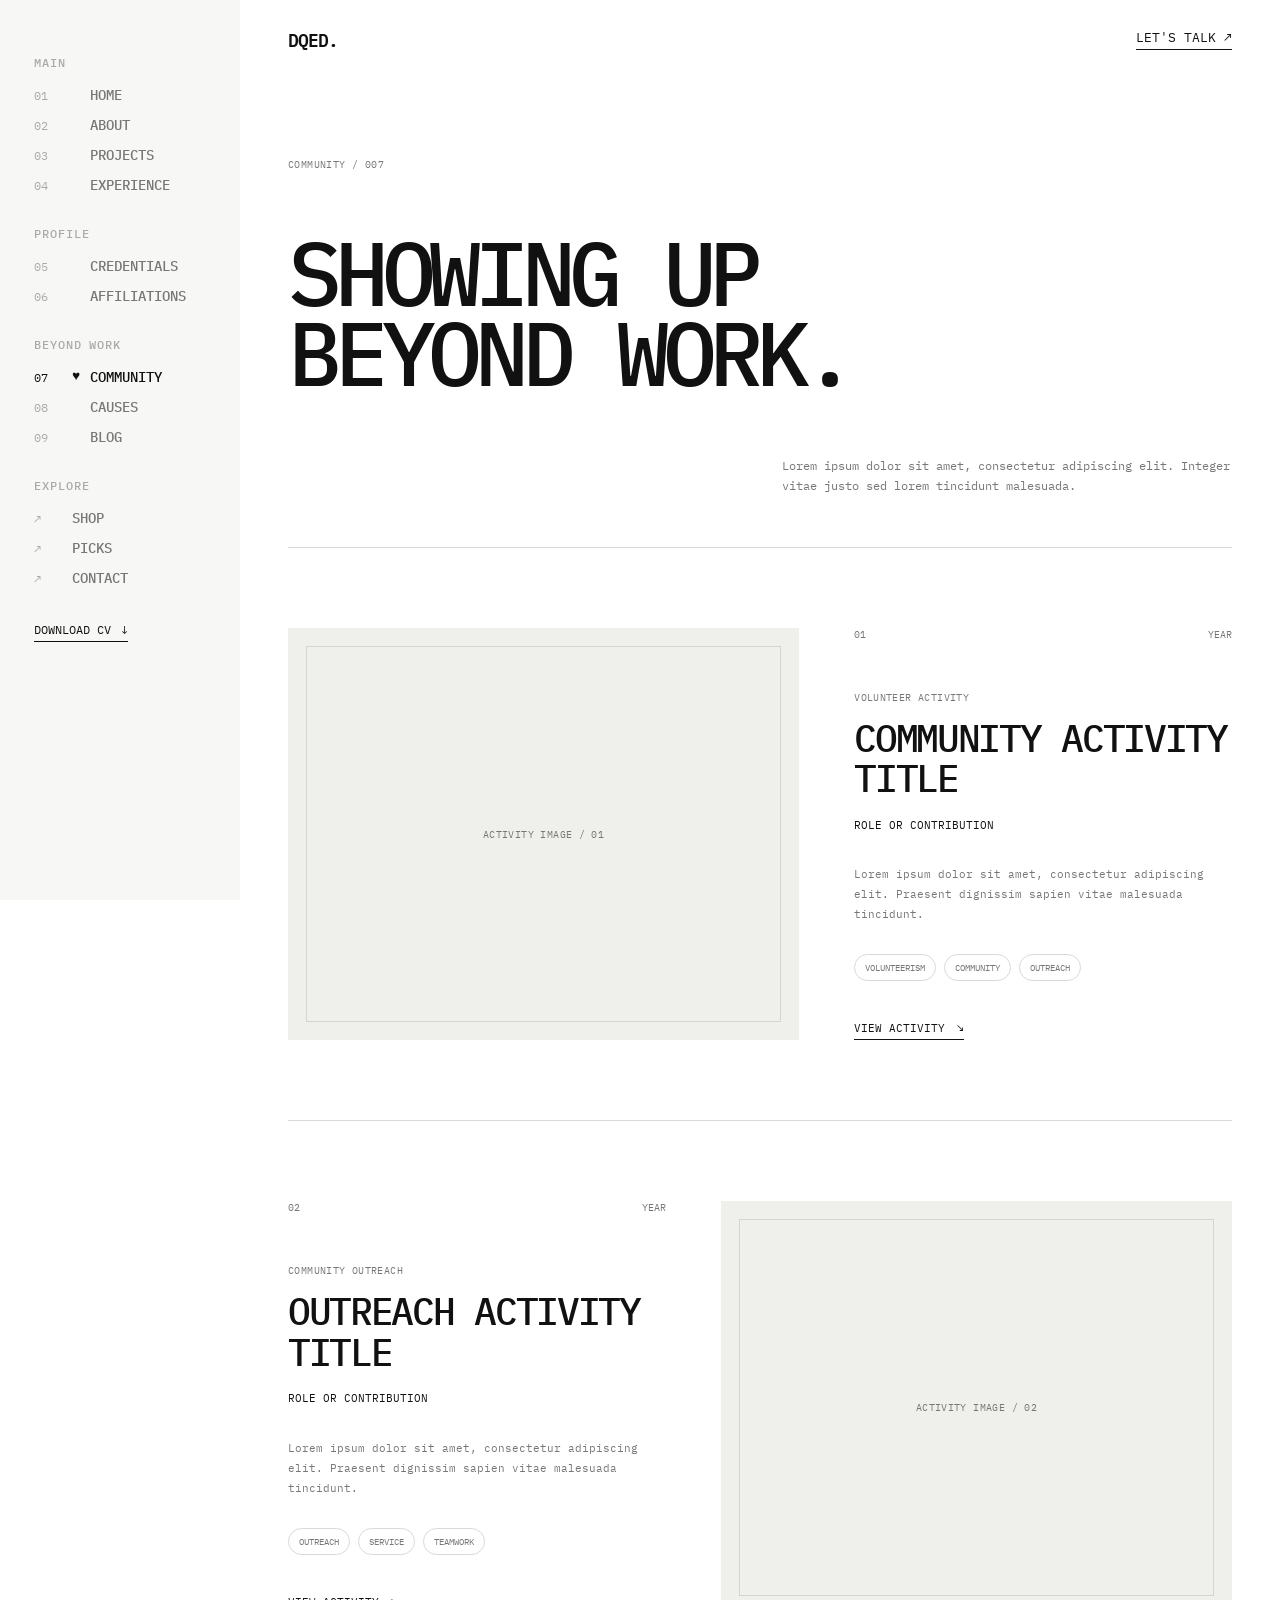
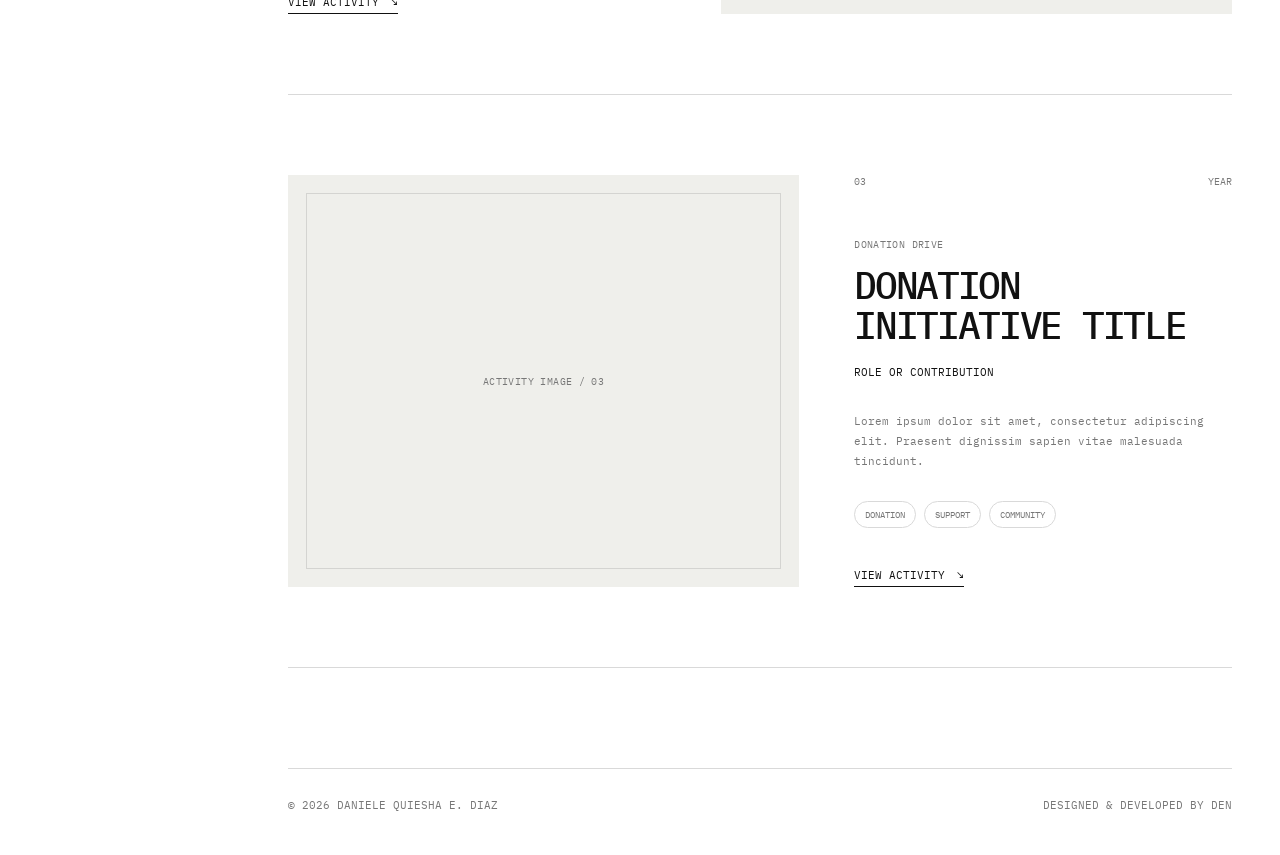
<file: community.html>
<!DOCTYPE html>
<html lang="en">

<head>
  <meta charset="UTF-8">

  <meta
    name="viewport"
    content="width=device-width, initial-scale=1.0"
  >

  <meta
    name="description"
    content="Volunteer work and community involvement of Daniele Quiesha E. Diaz."
  >

  <title>Community | Daniele Quiesha E. Diaz</title>

  <!-- GOOGLE FONT -->

  <link rel="preconnect" href="https://fonts.googleapis.com">

  <link
    rel="preconnect"
    href="https://fonts.gstatic.com"
    crossorigin
  >

  <link
    href="https://fonts.googleapis.com/css2?family=IBM+Plex+Mono:wght@400;500;600&display=swap"
    rel="stylesheet"
  >

  <!-- STYLESHEETS -->

  <link rel="stylesheet" href="style.css">
  <link rel="stylesheet" href="community.css">
</head>


<body>

  <div class="portfolio-layout">


    <!-- =========================
         SIDEBAR
    ========================== -->

    <aside class="sidebar" id="sidebar">

      <nav class="sidebar-nav">


        <!-- MAIN -->

        <div class="nav-group">

          <span class="nav-group-title">MAIN</span>

          <a href="index.html" class="sidebar-link">
            <span class="nav-number">01</span>
            <span class="nav-line"></span>
            <span class="nav-label">HOME</span>
          </a>

          <a href="about.html" class="sidebar-link">
            <span class="nav-number">02</span>
            <span class="nav-line"></span>
            <span class="nav-label">ABOUT</span>
          </a>

          <a href="projects.html" class="sidebar-link">
            <span class="nav-number">03</span>
            <span class="nav-line"></span>
            <span class="nav-label">PROJECTS</span>
          </a>

          <a href="experience.html" class="sidebar-link">
            <span class="nav-number">04</span>
            <span class="nav-line"></span>
            <span class="nav-label">EXPERIENCE</span>
          </a>

        </div>


        <!-- PROFILE -->

        <div class="nav-group">

          <span class="nav-group-title">PROFILE</span>

          <a href="credentials.html" class="sidebar-link">
            <span class="nav-number">05</span>
            <span class="nav-line"></span>
            <span class="nav-label">CREDENTIALS</span>
          </a>

          <a href="affiliations.html" class="sidebar-link">
            <span class="nav-number">06</span>
            <span class="nav-line"></span>
            <span class="nav-label">AFFILIATIONS</span>
          </a>

        </div>


        <!-- BEYOND WORK -->

        <div class="nav-group">

          <span class="nav-group-title">BEYOND WORK</span>

          <a
            href="community.html"
            class="sidebar-link active"
            aria-current="page"
          >
            <span class="nav-number">07</span>
            <span class="nav-line"></span>
            <span class="nav-label">COMMUNITY</span>
          </a>

          <a href="causes.html" class="sidebar-link">
            <span class="nav-number">08</span>
            <span class="nav-line"></span>
            <span class="nav-label">CAUSES</span>
          </a>

          <a href="blog.html" class="sidebar-link">
            <span class="nav-number">09</span>
            <span class="nav-line"></span>
            <span class="nav-label">BLOG</span>
          </a>

        </div>


        <!-- EXPLORE -->

        <div class="nav-group">

          <span class="nav-group-title">EXPLORE</span>

          <a href="shop.html" class="sidebar-link explore-link">
            <span class="nav-arrow">↗</span>
            <span class="nav-label">SHOP</span>
          </a>

          <a href="picks.html" class="sidebar-link explore-link">
            <span class="nav-arrow">↗</span>
            <span class="nav-label">PICKS</span>
          </a>

          <a href="contact.html" class="sidebar-link explore-link">
            <span class="nav-arrow">↗</span>
            <span class="nav-label">CONTACT</span>
          </a>

        </div>

      </nav>


      <!-- DOWNLOAD CV -->

      <a
        href="files/daniele-diaz-cv.pdf"
        class="sidebar-cv-button"
        download
      >
        DOWNLOAD CV
        <span aria-hidden="true">↓</span>
      </a>

    </aside>


    <!-- =========================
         MAIN AREA
    ========================== -->

    <div class="main-area">


      <!-- TOP BAR -->

      <header class="topbar">

        <a href="index.html" class="brand">
          DQED.
        </a>

        <div class="topbar-actions">

          <button
            class="menu-button"
            type="button"
            aria-expanded="false"
            aria-controls="sidebar"
          >
            MENU
          </button>

          <a href="contact.html" class="topbar-cta">
            LET'S TALK ↗
          </a>

        </div>

      </header>


      <!-- =========================
           COMMUNITY PAGE
      ========================== -->

      <main class="page-content community-page">


        <!-- PAGE HEADER -->

        <section class="community-header">

          <span class="page-label">
            COMMUNITY / 007
          </span>

          <h1 class="community-title">
            SHOWING UP<br>
            BEYOND WORK.
          </h1>

          <p class="community-introduction">
            Lorem ipsum dolor sit amet, consectetur adipiscing elit.
            Integer vitae justo sed lorem tincidunt malesuada.
          </p>

        </section>


        <!-- =========================
             COMMUNITY ACTIVITIES
        ========================== -->

        <section class="community-list">


          <!-- ACTIVITY 01 -->

          <article class="community-item">

            <div class="community-image">

              <span class="community-image-label">
                ACTIVITY IMAGE / 01
              </span>

            </div>

            <div class="community-information">

              <div class="community-meta">
                <span>01</span>
                <span>YEAR</span>
              </div>

              <p class="community-category">
                VOLUNTEER ACTIVITY
              </p>

              <h2 class="community-activity-title">
                COMMUNITY ACTIVITY TITLE
              </h2>

              <p class="community-role">
                ROLE OR CONTRIBUTION
              </p>

              <p class="community-description">
                Lorem ipsum dolor sit amet, consectetur adipiscing
                elit. Praesent dignissim sapien vitae malesuada
                tincidunt.
              </p>

              <div class="community-tags">
                <span>VOLUNTEERISM</span>
                <span>COMMUNITY</span>
                <span>OUTREACH</span>
              </div>

              <a href="#" class="community-link">
                VIEW ACTIVITY
                <span>↘</span>
              </a>

            </div>

          </article>


          <!-- ACTIVITY 02 -->

          <article class="community-item">

            <div class="community-image">

              <span class="community-image-label">
                ACTIVITY IMAGE / 02
              </span>

            </div>

            <div class="community-information">

              <div class="community-meta">
                <span>02</span>
                <span>YEAR</span>
              </div>

              <p class="community-category">
                COMMUNITY OUTREACH
              </p>

              <h2 class="community-activity-title">
                OUTREACH ACTIVITY TITLE
              </h2>

              <p class="community-role">
                ROLE OR CONTRIBUTION
              </p>

              <p class="community-description">
                Lorem ipsum dolor sit amet, consectetur adipiscing
                elit. Praesent dignissim sapien vitae malesuada
                tincidunt.
              </p>

              <div class="community-tags">
                <span>OUTREACH</span>
                <span>SERVICE</span>
                <span>TEAMWORK</span>
              </div>

              <a href="#" class="community-link">
                VIEW ACTIVITY
                <span>↘</span>
              </a>

            </div>

          </article>


          <!-- ACTIVITY 03 -->

          <article class="community-item">

            <div class="community-image">

              <span class="community-image-label">
                ACTIVITY IMAGE / 03
              </span>

            </div>

            <div class="community-information">

              <div class="community-meta">
                <span>03</span>
                <span>YEAR</span>
              </div>

              <p class="community-category">
                DONATION DRIVE
              </p>

              <h2 class="community-activity-title">
                DONATION INITIATIVE TITLE
              </h2>

              <p class="community-role">
                ROLE OR CONTRIBUTION
              </p>

              <p class="community-description">
                Lorem ipsum dolor sit amet, consectetur adipiscing
                elit. Praesent dignissim sapien vitae malesuada
                tincidunt.
              </p>

              <div class="community-tags">
                <span>DONATION</span>
                <span>SUPPORT</span>
                <span>COMMUNITY</span>
              </div>

              <a href="#" class="community-link">
                VIEW ACTIVITY
                <span>↘</span>
              </a>

            </div>

          </article>

        </section>

      </main>


      <!-- FOOTER -->

      <footer class="site-footer">

        <p>
          © <span id="year"></span>
          DANIELE QUIESHA E. DIAZ
        </p>

        <p>
          DESIGNED &amp; DEVELOPED BY DEN
        </p>

      </footer>

    </div>

  </div>


  <!-- JAVASCRIPT -->

  <script src="script.js"></script>

</body>

</html>
</file>
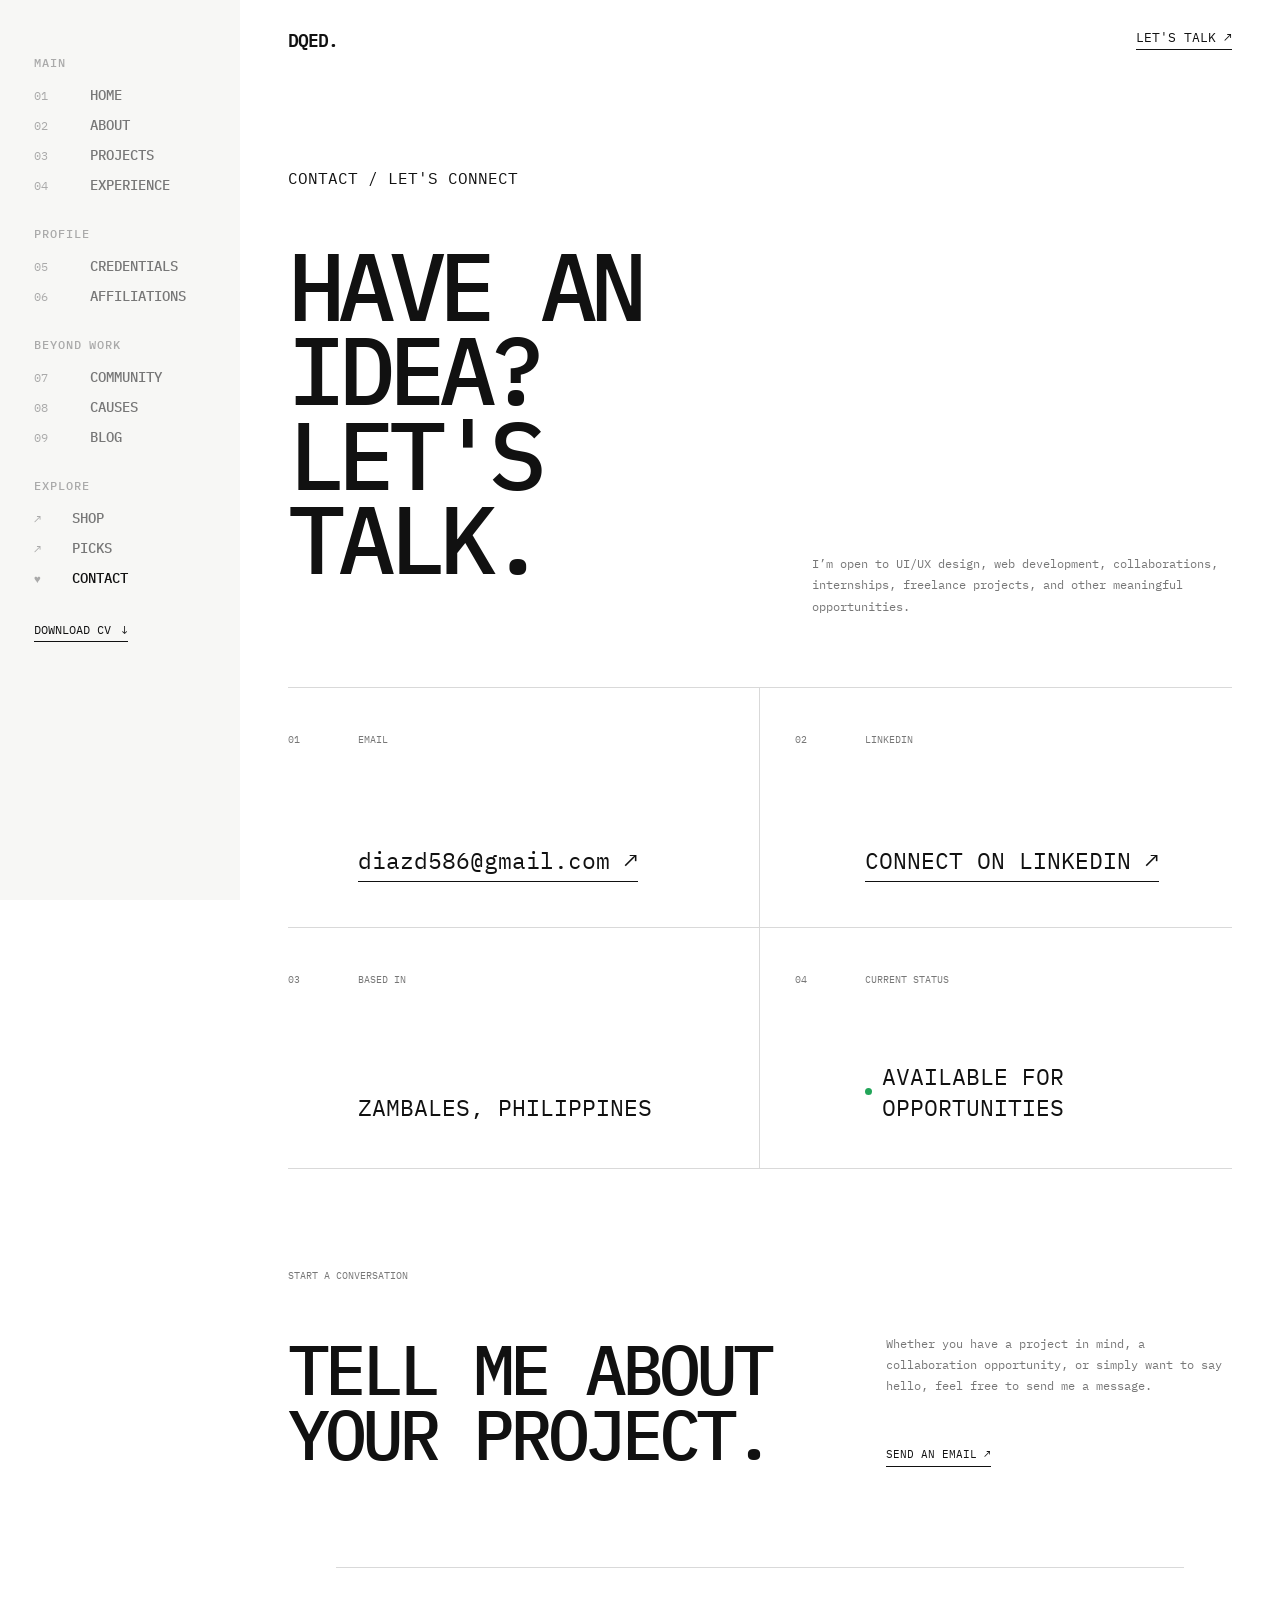
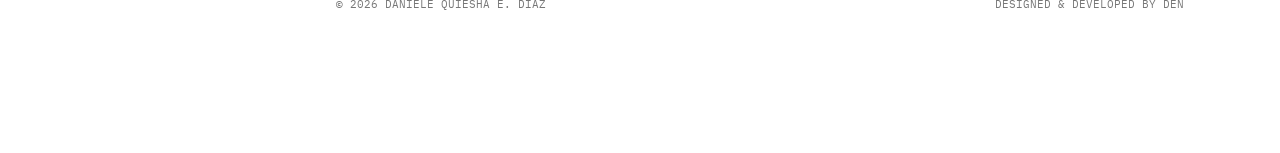
<file: contact.html>
<!DOCTYPE html>
<html lang="en">

<head>
  <meta charset="UTF-8">

  <meta
    name="viewport"
    content="width=device-width, initial-scale=1.0"
  >

  <meta
    name="description"
    content="Contact Daniele Quiesha E. Diaz for UI/UX design, web development, and creative opportunities."
  >

  <title>Contact | Daniele Quiesha E. Diaz</title>

  <!-- GOOGLE FONT -->

  <link rel="preconnect" href="https://fonts.googleapis.com">

  <link
    rel="preconnect"
    href="https://fonts.gstatic.com"
    crossorigin
  >

  <link
    href="https://fonts.googleapis.com/css2?family=IBM+Plex+Mono:wght@400;500;600&display=swap"
    rel="stylesheet"
  >

  <!-- STYLESHEETS -->

  <link rel="stylesheet" href="style.css">
  <link rel="stylesheet" href="contact.css">
</head>


<body>

  <div class="portfolio-layout">


    <!-- =========================
         SIDEBAR
    ========================== -->

    <aside class="sidebar" id="sidebar">

      <nav class="sidebar-nav">


        <!-- MAIN -->

        <div class="nav-group">

          <span class="nav-group-title">MAIN</span>

          <a href="index.html" class="sidebar-link">
            <span class="nav-number">01</span>
            <span class="nav-line"></span>
            <span class="nav-label">HOME</span>
          </a>

          <a href="about.html" class="sidebar-link">
            <span class="nav-number">02</span>
            <span class="nav-line"></span>
            <span class="nav-label">ABOUT</span>
          </a>

          <a href="projects.html" class="sidebar-link">
            <span class="nav-number">03</span>
            <span class="nav-line"></span>
            <span class="nav-label">PROJECTS</span>
          </a>

          <a href="experience.html" class="sidebar-link">
            <span class="nav-number">04</span>
            <span class="nav-line"></span>
            <span class="nav-label">EXPERIENCE</span>
          </a>

        </div>


        <!-- PROFILE -->

        <div class="nav-group">

          <span class="nav-group-title">PROFILE</span>

          <a href="credentials.html" class="sidebar-link">
            <span class="nav-number">05</span>
            <span class="nav-line"></span>
            <span class="nav-label">CREDENTIALS</span>
          </a>

          <a href="affiliations.html" class="sidebar-link">
            <span class="nav-number">06</span>
            <span class="nav-line"></span>
            <span class="nav-label">AFFILIATIONS</span>
          </a>

        </div>


        <!-- BEYOND WORK -->

        <div class="nav-group">

          <span class="nav-group-title">BEYOND WORK</span>

          <a href="community.html" class="sidebar-link">
            <span class="nav-number">07</span>
            <span class="nav-line"></span>
            <span class="nav-label">COMMUNITY</span>
          </a>

          <a href="causes.html" class="sidebar-link">
            <span class="nav-number">08</span>
            <span class="nav-line"></span>
            <span class="nav-label">CAUSES</span>
          </a>

          <a href="blog.html" class="sidebar-link">
            <span class="nav-number">09</span>
            <span class="nav-line"></span>
            <span class="nav-label">BLOG</span>
          </a>

        </div>


        <!-- EXPLORE -->

        <div class="nav-group">

          <span class="nav-group-title">EXPLORE</span>

          <a href="shop.html" class="sidebar-link explore-link">
            <span class="nav-arrow">↗</span>
            <span class="nav-label">SHOP</span>
          </a>

          <a href="picks.html" class="sidebar-link explore-link">
            <span class="nav-arrow">↗</span>
            <span class="nav-label">PICKS</span>
          </a>

          <a
            href="contact.html"
            class="sidebar-link explore-link active"
            aria-current="page"
          >
            <span class="nav-arrow">♥</span>
            <span class="nav-label">CONTACT</span>
          </a>

        </div>

      </nav>


      <!-- DOWNLOAD CV -->

      <a
        href="files/daniele-diaz-cv.pdf"
        class="sidebar-cv-button"
        download
      >
        DOWNLOAD CV
        <span aria-hidden="true">↓</span>
      </a>

    </aside>


    <!-- =========================
         MAIN AREA
    ========================== -->

    <div class="main-area">


      <!-- TOP BAR -->

      <header class="topbar">

        <a href="index.html" class="brand">
          DQED.
        </a>

        <div class="topbar-actions">

          <button
            class="menu-button"
            type="button"
            aria-expanded="false"
            aria-controls="sidebar"
          >
            MENU
          </button>

          <a
            href="contact.html"
            class="topbar-cta"
            aria-current="page"
          >
            LET'S TALK ↗
          </a>

        </div>

      </header>


      <!-- =========================
           CONTACT PAGE
      ========================== -->

      <main class="page-content contact-page">


        <!-- PAGE HEADER -->

        <section class="contact-header">

          <span class="page-label">
            CONTACT / LET'S CONNECT
          </span>

          <h1 class="contact-title">
            HAVE AN<br>
            IDEA?<br>
            LET'S TALK.
          </h1>

          <p class="contact-introduction">
            I’m open to UI/UX design, web development,
            collaborations, internships, freelance projects,
            and other meaningful opportunities.
          </p>

        </section>


        <!-- =========================
             CONTACT DETAILS
        ========================== -->

        <section class="contact-details">


          <!-- EMAIL -->

          <article class="contact-item">

            <span class="contact-number">
              01
            </span>

            <div class="contact-item-content">

              <span class="contact-label">
                EMAIL
              </span>

              <!-- REPLACE WITH YOUR REAL EMAIL -->

              <a href="mailto:your-email@example.com">
                diazd586@gmail.com ↗
              </a>

            </div>

          </article>


          <!-- LINKEDIN -->

          <article class="contact-item">

            <span class="contact-number">
              02
            </span>

            <div class="contact-item-content">

              <span class="contact-label">
                LINKEDIN
              </span>

              <!-- REPLACE WITH YOUR REAL LINKEDIN URL -->

              <a
                href="https://www.linkedin.com/in/daniele-quiesha-diaz-214017235"
                target="_blank"
                rel="noopener noreferrer"
              >
                CONNECT ON LINKEDIN ↗
              </a>

            </div>

          </article>


          <!-- LOCATION -->

          <article class="contact-item">

            <span class="contact-number">
              03
            </span>

            <div class="contact-item-content">

              <span class="contact-label">
                BASED IN
              </span>

              <p>
                ZAMBALES, PHILIPPINES
              </p>

            </div>

          </article>


          <!-- AVAILABILITY -->

          <article class="contact-item">

            <span class="contact-number">
              04
            </span>

            <div class="contact-item-content">

              <span class="contact-label">
                CURRENT STATUS
              </span>

              <p class="contact-status">
                <span class="contact-status-dot"></span>
                AVAILABLE FOR OPPORTUNITIES
              </p>

            </div>

          </article>

        </section>


        <!-- =========================
             DIRECT MESSAGE
        ========================== -->

        <section class="contact-message">

          <div class="contact-message-heading">

            <span>
              START A CONVERSATION
            </span>

            <h2>
              TELL ME ABOUT<br>
              YOUR PROJECT.
            </h2>

          </div>


          <div class="contact-message-content">

            <p>
              Whether you have a project in mind, a collaboration
              opportunity, or simply want to say hello, feel free
              to send me a message.
            </p>

            <!-- REPLACE WITH YOUR REAL EMAIL -->

            <a
              href="mailto:diazd586@gmail.com?subject=Project Inquiry"
              class="email-button"
            >
              SEND AN EMAIL ↗
            </a>

          </div>

        </section>


        <!-- =========================
             FOOTER
        ========================== -->

        <footer class="site-footer">

          <p>
            © <span id="year"></span>
            DANIELE QUIESHA E. DIAZ
          </p>

          <p>
            DESIGNED &amp; DEVELOPED BY DEN
          </p>

        </footer>

      </main>

    </div>

  </div>


  <!-- JAVASCRIPT -->

  <script src="script.js"></script>

</body>

</html>
</file>
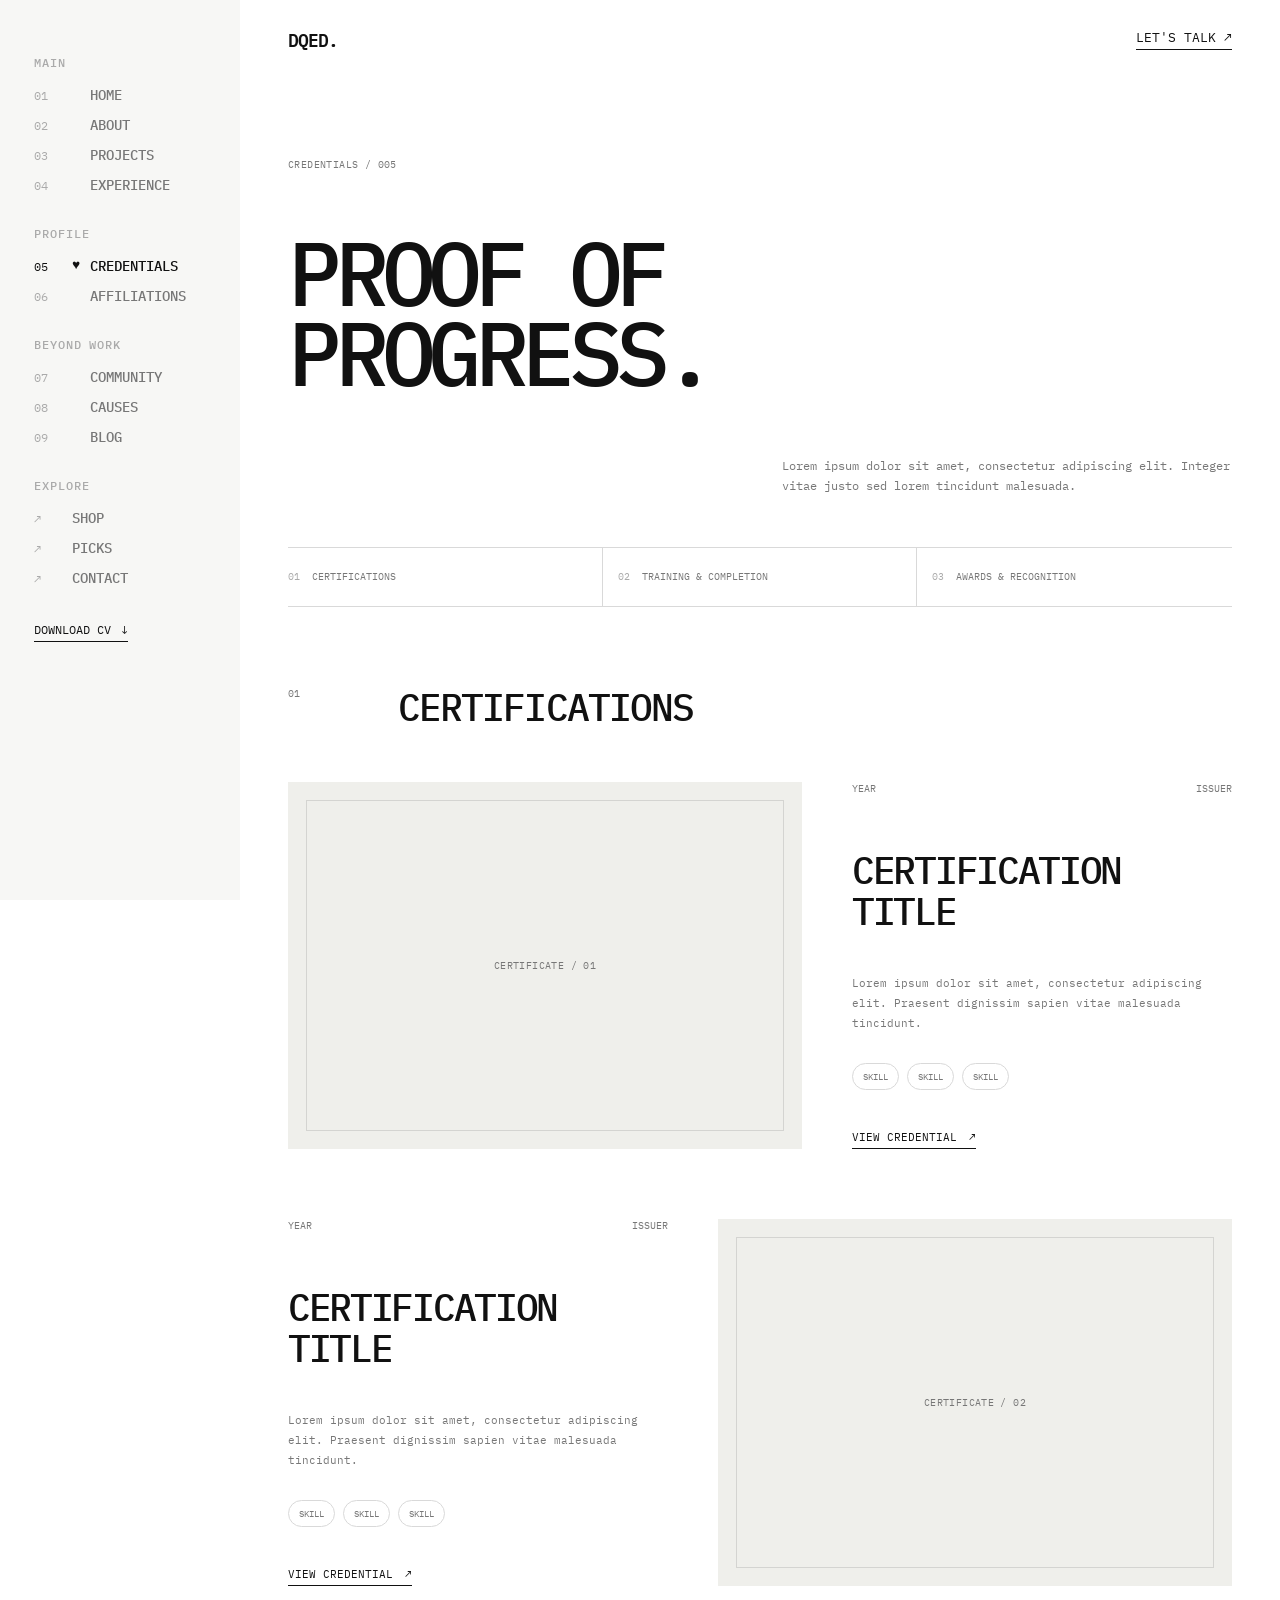
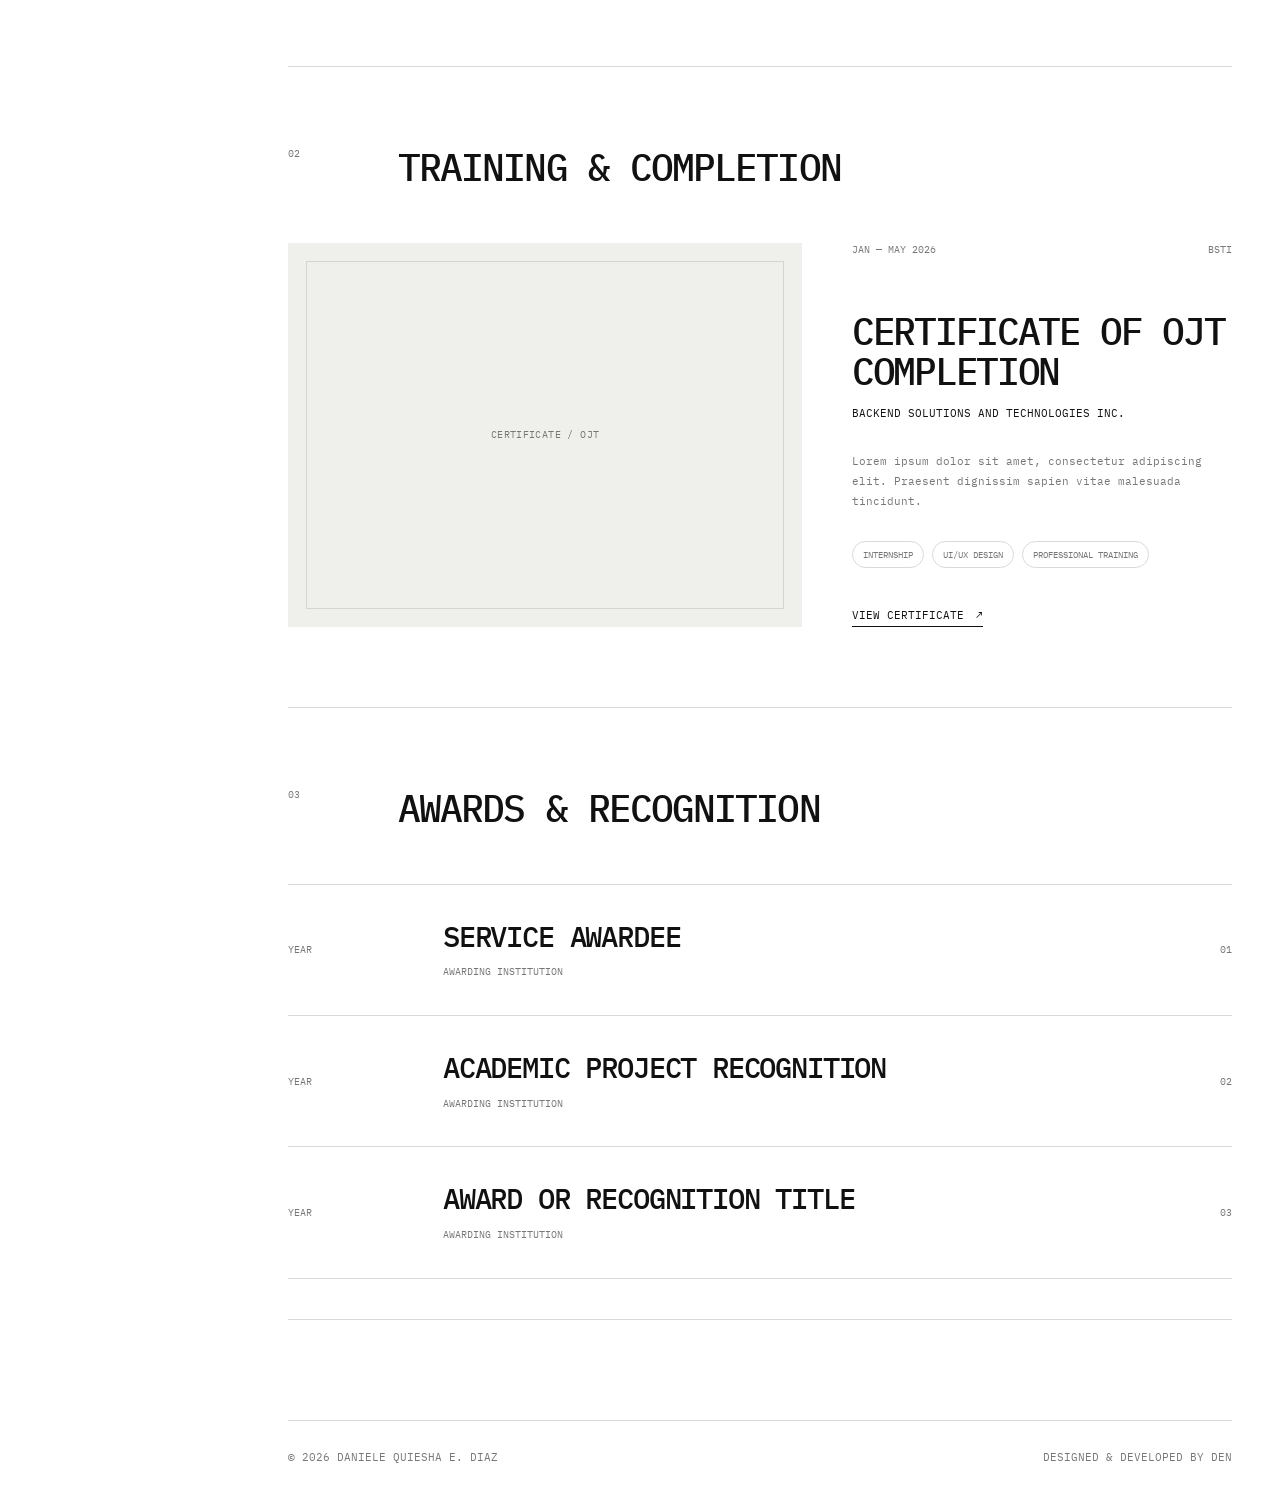
<file: credentials.html>
<!DOCTYPE html>
<html lang="en">

<head>
  <meta charset="UTF-8">

  <meta
    name="viewport"
    content="width=device-width, initial-scale=1.0"
  >

  <meta
    name="description"
    content="Certifications, training, awards, and recognition earned by Daniele Quiesha E. Diaz."
  >

  <title>Credentials | Daniele Quiesha E. Diaz</title>

  <!-- GOOGLE FONT -->

  <link rel="preconnect" href="https://fonts.googleapis.com">

  <link
    rel="preconnect"
    href="https://fonts.gstatic.com"
    crossorigin
  >

  <link
    href="https://fonts.googleapis.com/css2?family=IBM+Plex+Mono:wght@400;500;600&display=swap"
    rel="stylesheet"
  >

  <!-- STYLESHEETS -->

  <link rel="stylesheet" href="style.css">
  <link rel="stylesheet" href="credentials.css">
</head>


<body>

  <div class="portfolio-layout">


    <!-- =========================
         SIDEBAR
    ========================== -->

    <aside class="sidebar" id="sidebar">

      <nav class="sidebar-nav">


        <!-- MAIN -->

        <div class="nav-group">

          <span class="nav-group-title">
            MAIN
          </span>

          <a href="index.html" class="sidebar-link">
            <span class="nav-number">01</span>
            <span class="nav-line"></span>
            <span class="nav-label">HOME</span>
          </a>

          <a href="about.html" class="sidebar-link">
            <span class="nav-number">02</span>
            <span class="nav-line"></span>
            <span class="nav-label">ABOUT</span>
          </a>

          <a href="projects.html" class="sidebar-link">
            <span class="nav-number">03</span>
            <span class="nav-line"></span>
            <span class="nav-label">PROJECTS</span>
          </a>

          <a href="experience.html" class="sidebar-link">
            <span class="nav-number">04</span>
            <span class="nav-line"></span>
            <span class="nav-label">EXPERIENCE</span>
          </a>

        </div>


        <!-- PROFILE -->

        <div class="nav-group">

          <span class="nav-group-title">
            PROFILE
          </span>

          <a
            href="credentials.html"
            class="sidebar-link active"
            aria-current="page"
          >
            <span class="nav-number">05</span>
            <span class="nav-line"></span>
            <span class="nav-label">CREDENTIALS</span>
          </a>

          <a href="affiliations.html" class="sidebar-link">
            <span class="nav-number">06</span>
            <span class="nav-line"></span>
            <span class="nav-label">AFFILIATIONS</span>
          </a>

        </div>


        <!-- BEYOND WORK -->

        <div class="nav-group">

          <span class="nav-group-title">
            BEYOND WORK
          </span>

          <a href="community.html" class="sidebar-link">
            <span class="nav-number">07</span>
            <span class="nav-line"></span>
            <span class="nav-label">COMMUNITY</span>
          </a>

          <a href="causes.html" class="sidebar-link">
            <span class="nav-number">08</span>
            <span class="nav-line"></span>
            <span class="nav-label">CAUSES</span>
          </a>

          <a href="blog.html" class="sidebar-link">
            <span class="nav-number">09</span>
            <span class="nav-line"></span>
            <span class="nav-label">BLOG</span>
          </a>

        </div>


        <!-- EXPLORE -->

        <div class="nav-group">

          <span class="nav-group-title">
            EXPLORE
          </span>

          <a href="shop.html" class="sidebar-link explore-link">
            <span class="nav-arrow">↗</span>
            <span class="nav-label">SHOP</span>
          </a>

          <a href="picks.html" class="sidebar-link explore-link">
            <span class="nav-arrow">↗</span>
            <span class="nav-label">PICKS</span>
          </a>

          <a href="contact.html" class="sidebar-link explore-link">
            <span class="nav-arrow">↗</span>
            <span class="nav-label">CONTACT</span>
          </a>

        </div>

       </nav>

      <a
        href="files/daniele-diaz-cv.pdf"
        class="sidebar-cv-button"
        download
      >
        DOWNLOAD CV
        <span aria-hidden="true">↓</span>
      </a>

    </aside>


    <!-- =========================
         MAIN AREA
    ========================== -->

    <div class="main-area">


      <!-- =========================
           TOP BAR
      ========================== -->

      <header class="topbar">

        <a href="index.html" class="brand">
          DQED.
        </a>

        <div class="topbar-actions">

          <button
            class="menu-button"
            type="button"
            aria-expanded="false"
            aria-controls="sidebar"
          >
            MENU
          </button>

          <a href="contact.html" class="topbar-cta">
            LET'S TALK ↗
          </a>

        </div>

      </header>


      <!-- =========================
           CREDENTIALS PAGE
      ========================== -->

      <main class="page-content credentials-page">


        <!-- PAGE HEADER -->

        <section class="credentials-header">

          <span class="page-label">
            CREDENTIALS / 005
          </span>

          <h1 class="credentials-title">
            PROOF OF<br>
            PROGRESS.
          </h1>

          <p class="credentials-introduction">
            Lorem ipsum dolor sit amet, consectetur adipiscing elit.
            Integer vitae justo sed lorem tincidunt malesuada.
          </p>

        </section>


        <!-- =========================
             INTERNAL NAVIGATION
        ========================== -->

        <nav
          class="credentials-subnav"
          aria-label="Credentials sections"
        >

          <a href="#certifications">
            <span>01</span>
            CERTIFICATIONS
          </a>

          <a href="#training">
            <span>02</span>
            TRAINING &amp; COMPLETION
          </a>

          <a href="#awards">
            <span>03</span>
            AWARDS &amp; RECOGNITION
          </a>

        </nav>


        <!-- =========================
             CERTIFICATIONS
        ========================== -->

        <section
          class="credential-section"
          id="certifications"
        >

          <div class="credential-section-heading">

            <span class="section-number">
              01
            </span>

            <h2 class="section-title">
              CERTIFICATIONS
            </h2>

          </div>


          <div class="certification-list">


            <!-- CERTIFICATION 01 -->

            <article class="certification-item">

              <div class="certificate-preview">

                <span class="certificate-placeholder">
                  CERTIFICATE / 01
                </span>

              </div>

              <div class="certificate-information">

                <div class="credential-meta">
                  <span>YEAR</span>
                  <span>ISSUER</span>
                </div>

                <h3 class="credential-name">
                  CERTIFICATION TITLE
                </h3>

                <p class="credential-description">
                  Lorem ipsum dolor sit amet, consectetur adipiscing
                  elit. Praesent dignissim sapien vitae malesuada
                  tincidunt.
                </p>

                <div class="credential-tags">
                  <span>SKILL</span>
                  <span>SKILL</span>
                  <span>SKILL</span>
                </div>

                <a href="#" class="credential-link">
                  VIEW CREDENTIAL
                  <span>↗</span>
                </a>

              </div>

            </article>


            <!-- CERTIFICATION 02 -->

            <article class="certification-item">

              <div class="certificate-preview">

                <span class="certificate-placeholder">
                  CERTIFICATE / 02
                </span>

              </div>

              <div class="certificate-information">

                <div class="credential-meta">
                  <span>YEAR</span>
                  <span>ISSUER</span>
                </div>

                <h3 class="credential-name">
                  CERTIFICATION TITLE
                </h3>

                <p class="credential-description">
                  Lorem ipsum dolor sit amet, consectetur adipiscing
                  elit. Praesent dignissim sapien vitae malesuada
                  tincidunt.
                </p>

                <div class="credential-tags">
                  <span>SKILL</span>
                  <span>SKILL</span>
                  <span>SKILL</span>
                </div>

                <a href="#" class="credential-link">
                  VIEW CREDENTIAL
                  <span>↗</span>
                </a>

              </div>

            </article>

          </div>

        </section>


        <!-- =========================
             TRAINING AND COMPLETION
        ========================== -->

        <section
          class="credential-section"
          id="training"
        >

          <div class="credential-section-heading">

            <span class="section-number">
              02
            </span>

            <h2 class="section-title">
              TRAINING &amp; COMPLETION
            </h2>

          </div>


          <div class="training-list">

            <article class="training-item">

              <div class="certificate-preview">

                <span class="certificate-placeholder">
                  CERTIFICATE / OJT
                </span>

              </div>

              <div class="certificate-information">

                <div class="credential-meta">
                  <span>JAN — MAY 2026</span>
                  <span>BSTI</span>
                </div>

                <h3 class="credential-name">
                  CERTIFICATE OF OJT COMPLETION
                </h3>

                <p class="credential-issuer">
                  BACKEND SOLUTIONS AND TECHNOLOGIES INC.
                </p>

                <p class="credential-description">
                  Lorem ipsum dolor sit amet, consectetur adipiscing
                  elit. Praesent dignissim sapien vitae malesuada
                  tincidunt.
                </p>

                <div class="credential-tags">
                  <span>INTERNSHIP</span>
                  <span>UI/UX DESIGN</span>
                  <span>PROFESSIONAL TRAINING</span>
                </div>

                <a href="#" class="credential-link">
                  VIEW CERTIFICATE
                  <span>↗</span>
                </a>

              </div>

            </article>

          </div>

        </section>


        <!-- =========================
             AWARDS AND RECOGNITION
        ========================== -->

        <section
          class="credential-section awards-section"
          id="awards"
        >

          <div class="credential-section-heading">

            <span class="section-number">
              03
            </span>

            <h2 class="section-title">
              AWARDS &amp; RECOGNITION
            </h2>

          </div>


          <div class="awards-list">


            <!-- AWARD 01 -->

            <article class="award-item">

              <span class="award-year">
                YEAR
              </span>

              <div class="award-information">

                <h3 class="award-name">
                  SERVICE AWARDEE
                </h3>

                <p class="award-issuer">
                  AWARDING INSTITUTION
                </p>

              </div>

              <span class="award-number">
                01
              </span>

            </article>


            <!-- AWARD 02 -->

            <article class="award-item">

              <span class="award-year">
                YEAR
              </span>

              <div class="award-information">

                <h3 class="award-name">
                  ACADEMIC PROJECT RECOGNITION
                </h3>

                <p class="award-issuer">
                  AWARDING INSTITUTION
                </p>

              </div>

              <span class="award-number">
                02
              </span>

            </article>


            <!-- AWARD 03 -->

            <article class="award-item">

              <span class="award-year">
                YEAR
              </span>

              <div class="award-information">

                <h3 class="award-name">
                  AWARD OR RECOGNITION TITLE
                </h3>

                <p class="award-issuer">
                  AWARDING INSTITUTION
                </p>

              </div>

              <span class="award-number">
                03
              </span>

            </article>

          </div>

        </section>

      </main>


      <!-- =========================
           FOOTER
      ========================== -->

      <footer class="site-footer">

        <p>
          © <span id="year"></span>
          DANIELE QUIESHA E. DIAZ
        </p>

        <p>
          DESIGNED &amp; DEVELOPED BY DEN
        </p>

      </footer>

    </div>

  </div>


  <!-- JAVASCRIPT -->

  <script src="script.js"></script>

</body>

</html>
</file>
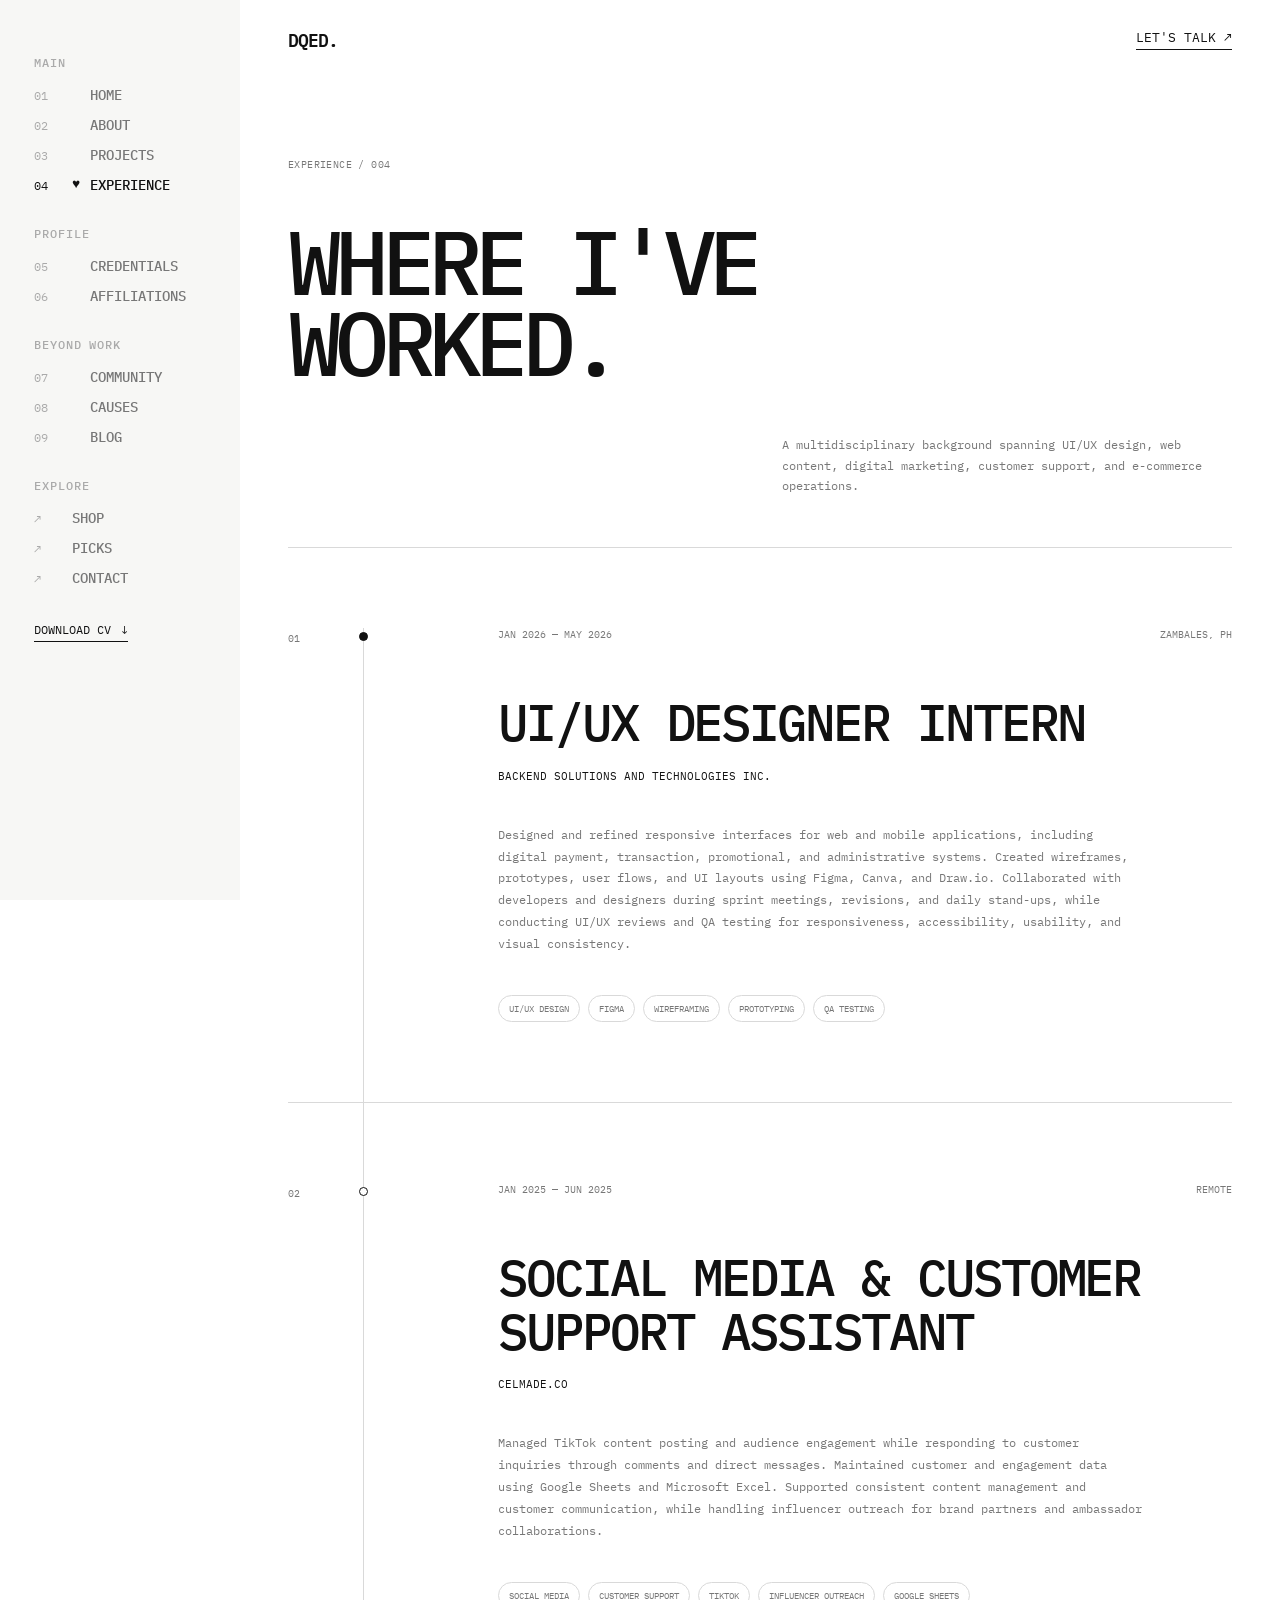
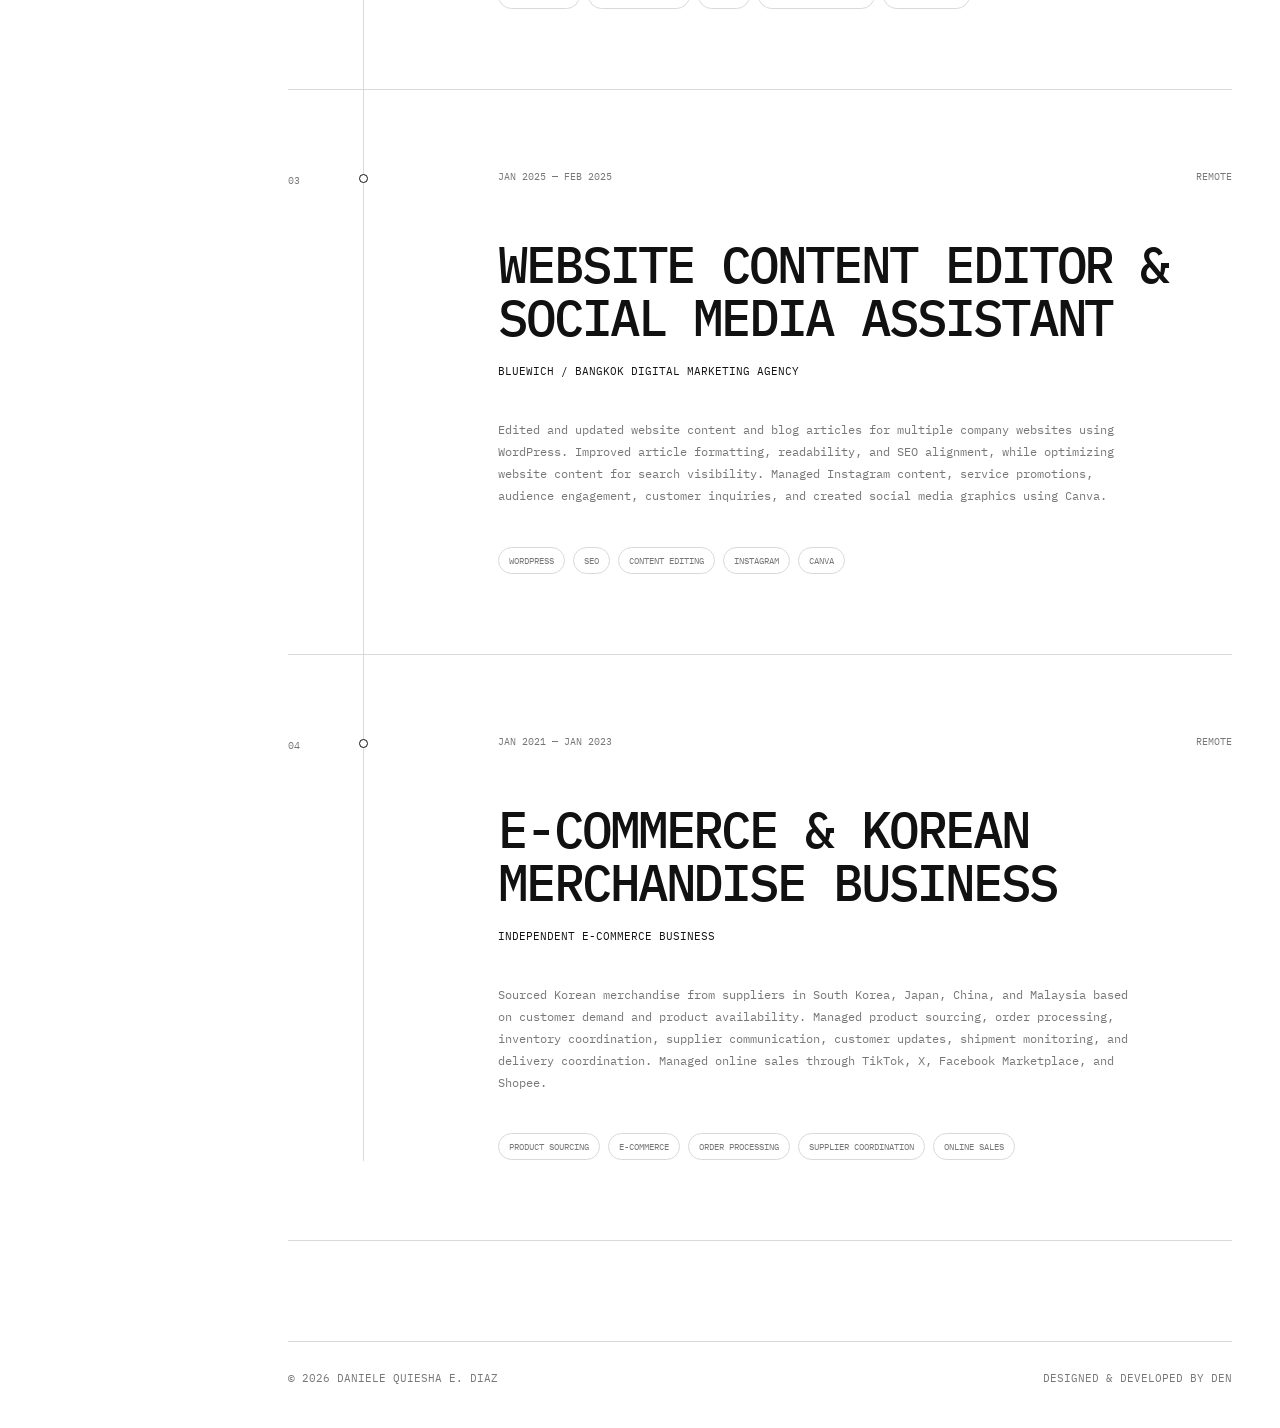
<file: experience.html>
<!DOCTYPE html>
<html lang="en">

<head>

  <meta charset="UTF-8">

  <meta
    name="viewport"
    content="width=device-width, initial-scale=1.0"
  >

  <meta
    name="description"
    content="Professional experience of Daniele Quiesha E. Diaz."
  >

  <title>Experience | Daniele Quiesha E. Diaz</title>


  <!-- GOOGLE FONT -->

  <link rel="preconnect" href="https://fonts.googleapis.com">

  <link
    rel="preconnect"
    href="https://fonts.gstatic.com"
    crossorigin
  >

  <link
    href="https://fonts.googleapis.com/css2?family=IBM+Plex+Mono:wght@400;500;600&display=swap"
    rel="stylesheet"
  >


  <!-- STYLESHEETS -->

  <link rel="stylesheet" href="style.css">
  <link rel="stylesheet" href="experience.css">

</head>


<body>

  <div class="portfolio-layout">


    <!-- =========================
         SIDEBAR
    ========================== -->

    <aside class="sidebar" id="sidebar">

      <nav class="sidebar-nav">


        <!-- MAIN -->

        <div class="nav-group">

          <span class="nav-group-title">
            MAIN
          </span>

          <a href="index.html" class="sidebar-link">

            <span class="nav-number">01</span>
            <span class="nav-line"></span>
            <span class="nav-label">HOME</span>

          </a>

          <a href="about.html" class="sidebar-link">

            <span class="nav-number">02</span>
            <span class="nav-line"></span>
            <span class="nav-label">ABOUT</span>

          </a>

          <a href="projects.html" class="sidebar-link">

            <span class="nav-number">03</span>
            <span class="nav-line"></span>
            <span class="nav-label">PROJECTS</span>

          </a>

          <a
            href="experience.html"
            class="sidebar-link active"
            aria-current="page"
          >

            <span class="nav-number">04</span>
            <span class="nav-line"></span>
            <span class="nav-label">EXPERIENCE</span>

          </a>

        </div>


        <!-- PROFILE -->

        <div class="nav-group">

          <span class="nav-group-title">
            PROFILE
          </span>

          <a href="credentials.html" class="sidebar-link">

            <span class="nav-number">05</span>
            <span class="nav-line"></span>
            <span class="nav-label">CREDENTIALS</span>

          </a>

          <a href="affiliations.html" class="sidebar-link">

            <span class="nav-number">06</span>
            <span class="nav-line"></span>
            <span class="nav-label">AFFILIATIONS</span>

          </a>

        </div>


        <!-- BEYOND WORK -->

        <div class="nav-group">

          <span class="nav-group-title">
            BEYOND WORK
          </span>

          <a href="community.html" class="sidebar-link">

            <span class="nav-number">07</span>
            <span class="nav-line"></span>
            <span class="nav-label">COMMUNITY</span>

          </a>

          <a href="causes.html" class="sidebar-link">

            <span class="nav-number">08</span>
            <span class="nav-line"></span>
            <span class="nav-label">CAUSES</span>

          </a>

          <a href="blog.html" class="sidebar-link">

            <span class="nav-number">09</span>
            <span class="nav-line"></span>
            <span class="nav-label">BLOG</span>

          </a>

        </div>


        <!-- EXPLORE -->

        <div class="nav-group">

          <span class="nav-group-title">
            EXPLORE
          </span>

          <a href="shop.html" class="sidebar-link explore-link">

            <span class="nav-arrow">↗</span>
            <span class="nav-label">SHOP</span>

          </a>

          <a href="picks.html" class="sidebar-link explore-link">

            <span class="nav-arrow">↗</span>
            <span class="nav-label">PICKS</span>

          </a>

          <a href="contact.html" class="sidebar-link explore-link">

            <span class="nav-arrow">↗</span>
            <span class="nav-label">CONTACT</span>

          </a>

        </div>

      </nav>


      <!-- DOWNLOAD CV -->

      <a
        href="files/daniele-diaz-cv.pdf"
        class="sidebar-cv-button"
        download
      >
        DOWNLOAD CV
        <span aria-hidden="true">↓</span>
      </a>

    </aside>


    <!-- =========================
         MAIN AREA
    ========================== -->

    <div class="main-area">


      <!-- =========================
           TOP BAR
      ========================== -->

      <header class="topbar">

        <a href="index.html" class="brand">
          DQED.
        </a>

        <div class="topbar-actions">

          <button
            class="menu-button"
            type="button"
            aria-expanded="false"
            aria-controls="sidebar"
          >
            MENU
          </button>

          <a href="contact.html" class="topbar-cta">
            LET'S TALK ↗
          </a>

        </div>

      </header>


      <!-- =========================
           EXPERIENCE PAGE
      ========================== -->

      <main class="page-content experience-page">


        <!-- =========================
             EXPERIENCE HEADER
        ========================== -->

        <section class="experience-header">

          <span class="page-label">
            EXPERIENCE / 004
          </span>

          <h1 class="experience-title">
            WHERE I'VE<br>
            WORKED.
          </h1>

          <p class="experience-introduction">
            A multidisciplinary background spanning UI/UX design,
            web content, digital marketing, customer support,
            and e-commerce operations.
          </p>

        </section>


        <!-- =========================
             EXPERIENCE TIMELINE
        ========================== -->

        <section class="experience-list">


          <!-- =========================
               EXPERIENCE 01
          ========================== -->

          <article class="experience-item">

            <div class="experience-marker">

              <span class="experience-number">
                01
              </span>

              <span class="experience-dot"></span>

            </div>


            <div class="experience-content">

              <div class="experience-meta">

                <span>
                  JAN 2026 — MAY 2026
                </span>

                <span>
                  ZAMBALES, PH
                </span>

              </div>


              <h2 class="experience-role">
                UI/UX DESIGNER INTERN
              </h2>


              <p class="experience-company">
                BACKEND SOLUTIONS AND TECHNOLOGIES INC.
              </p>


              <p class="experience-description">
                Designed and refined responsive interfaces for web
                and mobile applications, including digital payment,
                transaction, promotional, and administrative systems.
                Created wireframes, prototypes, user flows, and UI
                layouts using Figma, Canva, and Draw.io. Collaborated
                with developers and designers during sprint meetings,
                revisions, and daily stand-ups, while conducting
                UI/UX reviews and QA testing for responsiveness,
                accessibility, usability, and visual consistency.
              </p>


              <div class="experience-tags">

                <span>UI/UX DESIGN</span>
                <span>FIGMA</span>
                <span>WIREFRAMING</span>
                <span>PROTOTYPING</span>
                <span>QA TESTING</span>

              </div>

            </div>

          </article>


          <!-- =========================
               EXPERIENCE 02
          ========================== -->

          <article class="experience-item">

            <div class="experience-marker">

              <span class="experience-number">
                02
              </span>

              <span class="experience-dot"></span>

            </div>


            <div class="experience-content">

              <div class="experience-meta">

                <span>
                  JAN 2025 — JUN 2025
                </span>

                <span>
                  REMOTE
                </span>

              </div>


              <h2 class="experience-role">
                SOCIAL MEDIA &amp; CUSTOMER SUPPORT ASSISTANT
              </h2>


              <p class="experience-company">
                CELMADE.CO
              </p>


              <p class="experience-description">
                Managed TikTok content posting and audience engagement
                while responding to customer inquiries through comments
                and direct messages. Maintained customer and engagement
                data using Google Sheets and Microsoft Excel. Supported
                consistent content management and customer communication,
                while handling influencer outreach for brand partners
                and ambassador collaborations.
              </p>


              <div class="experience-tags">

                <span>SOCIAL MEDIA</span>
                <span>CUSTOMER SUPPORT</span>
                <span>TIKTOK</span>
                <span>INFLUENCER OUTREACH</span>
                <span>GOOGLE SHEETS</span>

              </div>

            </div>

          </article>


          <!-- =========================
               EXPERIENCE 03
          ========================== -->

          <article class="experience-item">

            <div class="experience-marker">

              <span class="experience-number">
                03
              </span>

              <span class="experience-dot"></span>

            </div>


            <div class="experience-content">

              <div class="experience-meta">

                <span>
                  JAN 2025 — FEB 2025
                </span>

                <span>
                  REMOTE
                </span>

              </div>


              <h2 class="experience-role">
                WEBSITE CONTENT EDITOR &amp;
                SOCIAL MEDIA ASSISTANT
              </h2>


              <p class="experience-company">
                BLUEWICH / BANGKOK DIGITAL MARKETING AGENCY
              </p>


              <p class="experience-description">
                Edited and updated website content and blog articles
                for multiple company websites using WordPress. Improved
                article formatting, readability, and SEO alignment,
                while optimizing website content for search visibility.
                Managed Instagram content, service promotions, audience
                engagement, customer inquiries, and created social media
                graphics using Canva.
              </p>


              <div class="experience-tags">

                <span>WORDPRESS</span>
                <span>SEO</span>
                <span>CONTENT EDITING</span>
                <span>INSTAGRAM</span>
                <span>CANVA</span>

              </div>

            </div>

          </article>


          <!-- =========================
               EXPERIENCE 04
          ========================== -->

          <article class="experience-item">

            <div class="experience-marker">

              <span class="experience-number">
                04
              </span>

              <span class="experience-dot"></span>

            </div>


            <div class="experience-content">

              <div class="experience-meta">

                <span>
                  JAN 2021 — JAN 2023
                </span>

                <span>
                  REMOTE
                </span>

              </div>


              <h2 class="experience-role">
                E-COMMERCE &amp;
                KOREAN MERCHANDISE BUSINESS
              </h2>


              <p class="experience-company">
                INDEPENDENT E-COMMERCE BUSINESS
              </p>


              <p class="experience-description">
                Sourced Korean merchandise from suppliers in South
                Korea, Japan, China, and Malaysia based on customer
                demand and product availability. Managed product
                sourcing, order processing, inventory coordination,
                supplier communication, customer updates, shipment
                monitoring, and delivery coordination. Managed online
                sales through TikTok, X, Facebook Marketplace, and Shopee.
              </p>


              <div class="experience-tags">

                <span>PRODUCT SOURCING</span>
                <span>E-COMMERCE</span>
                <span>ORDER PROCESSING</span>
                <span>SUPPLIER COORDINATION</span>
                <span>ONLINE SALES</span>

              </div>

            </div>

          </article>


        </section>

      </main>


      <!-- =========================
           FOOTER
      ========================== -->

      <footer class="site-footer">

        <p>
          © <span id="year"></span>
          DANIELE QUIESHA E. DIAZ
        </p>

        <p>
          DESIGNED &amp; DEVELOPED BY DEN
        </p>

      </footer>

    </div>

  </div>


  <!-- =========================
       JAVASCRIPT
  ========================== -->

  <script src="script.js"></script>

</body>

</html>
</file>
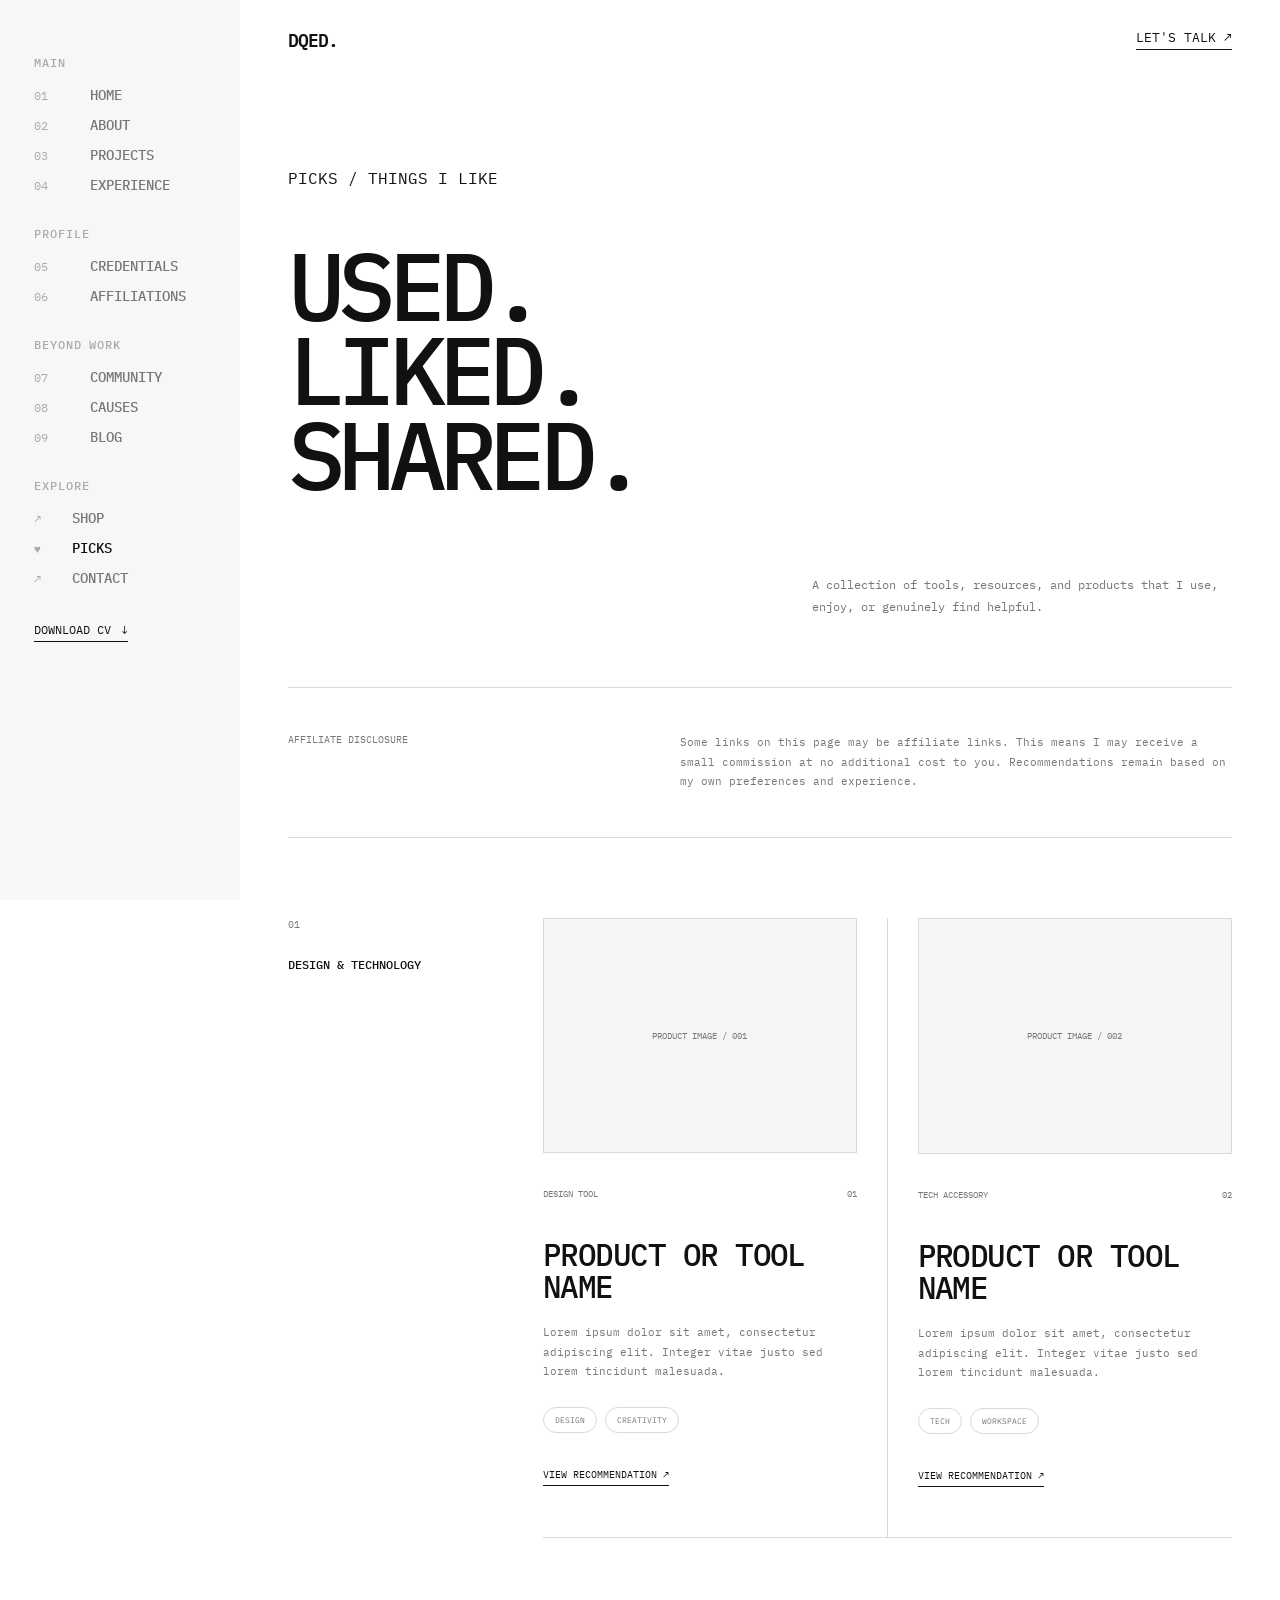
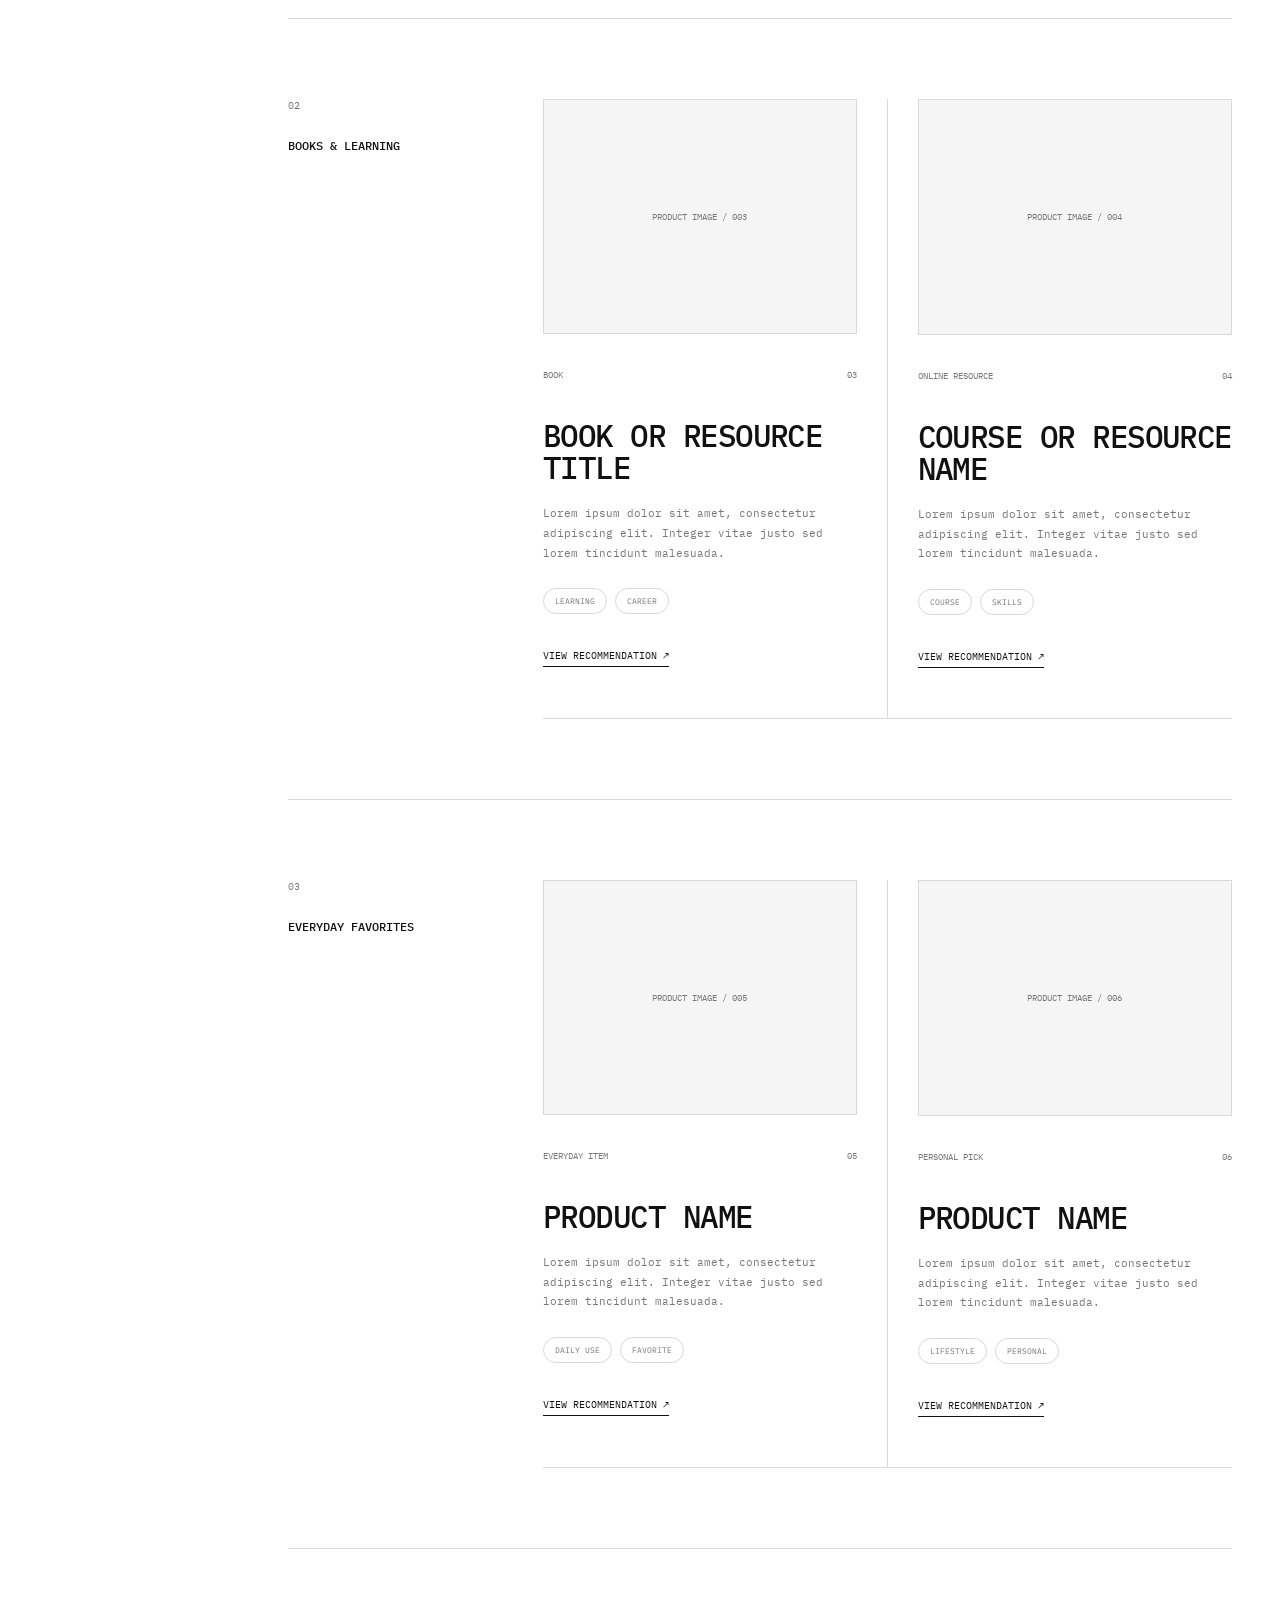
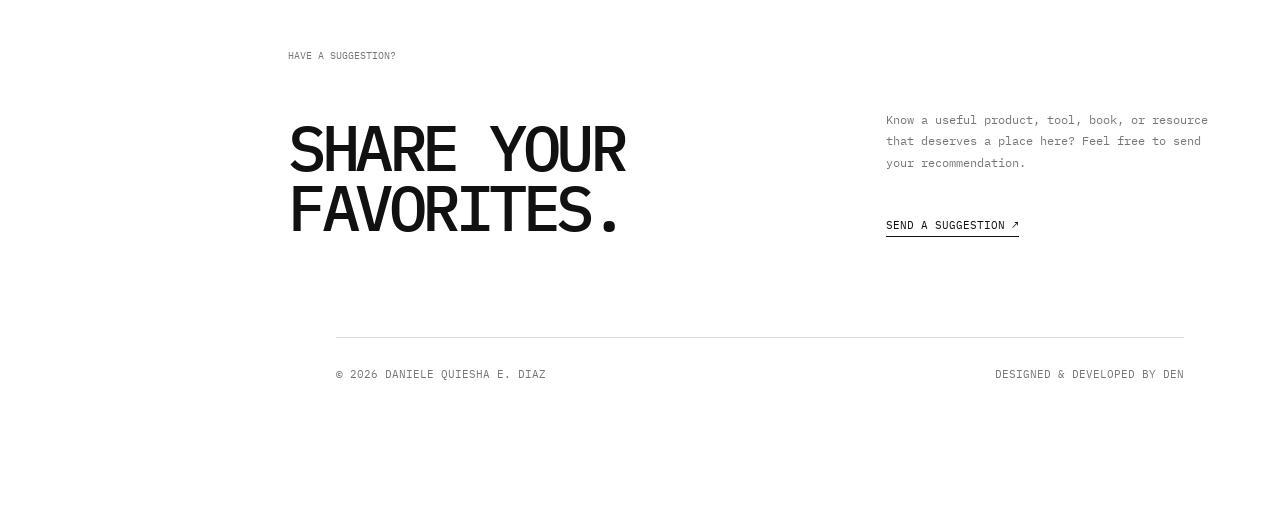
<file: picks.html>
<!DOCTYPE html>
<html lang="en">

<head>
  <meta charset="UTF-8">

  <meta
    name="viewport"
    content="width=device-width, initial-scale=1.0"
  >

  <meta
    name="description"
    content="Tools, resources, and products recommended by Daniele Quiesha E. Diaz."
  >

  <title>Picks | Daniele Quiesha E. Diaz</title>

  <!-- GOOGLE FONT -->

  <link rel="preconnect" href="https://fonts.googleapis.com">

  <link
    rel="preconnect"
    href="https://fonts.gstatic.com"
    crossorigin
  >

  <link
    href="https://fonts.googleapis.com/css2?family=IBM+Plex+Mono:wght@400;500;600&display=swap"
    rel="stylesheet"
  >

  <!-- STYLESHEETS -->

  <link rel="stylesheet" href="style.css">
  <link rel="stylesheet" href="picks.css">
</head>


<body>

  <div class="portfolio-layout">


    <!-- =========================
         SIDEBAR
    ========================== -->

    <aside class="sidebar" id="sidebar">

      <nav class="sidebar-nav">


        <!-- MAIN -->

        <div class="nav-group">

          <span class="nav-group-title">MAIN</span>

          <a href="index.html" class="sidebar-link">
            <span class="nav-number">01</span>
            <span class="nav-line"></span>
            <span class="nav-label">HOME</span>
          </a>

          <a href="about.html" class="sidebar-link">
            <span class="nav-number">02</span>
            <span class="nav-line"></span>
            <span class="nav-label">ABOUT</span>
          </a>

          <a href="projects.html" class="sidebar-link">
            <span class="nav-number">03</span>
            <span class="nav-line"></span>
            <span class="nav-label">PROJECTS</span>
          </a>

          <a href="experience.html" class="sidebar-link">
            <span class="nav-number">04</span>
            <span class="nav-line"></span>
            <span class="nav-label">EXPERIENCE</span>
          </a>

        </div>


        <!-- PROFILE -->

        <div class="nav-group">

          <span class="nav-group-title">PROFILE</span>

          <a href="credentials.html" class="sidebar-link">
            <span class="nav-number">05</span>
            <span class="nav-line"></span>
            <span class="nav-label">CREDENTIALS</span>
          </a>

          <a href="affiliations.html" class="sidebar-link">
            <span class="nav-number">06</span>
            <span class="nav-line"></span>
            <span class="nav-label">AFFILIATIONS</span>
          </a>

        </div>


        <!-- BEYOND WORK -->

        <div class="nav-group">

          <span class="nav-group-title">BEYOND WORK</span>

          <a href="community.html" class="sidebar-link">
            <span class="nav-number">07</span>
            <span class="nav-line"></span>
            <span class="nav-label">COMMUNITY</span>
          </a>

          <a href="causes.html" class="sidebar-link">
            <span class="nav-number">08</span>
            <span class="nav-line"></span>
            <span class="nav-label">CAUSES</span>
          </a>

          <a href="blog.html" class="sidebar-link">
            <span class="nav-number">09</span>
            <span class="nav-line"></span>
            <span class="nav-label">BLOG</span>
          </a>

        </div>


        <!-- EXPLORE -->

        <div class="nav-group">

          <span class="nav-group-title">EXPLORE</span>

          <a
            href="shop.html"
            class="sidebar-link explore-link"
          >
            <span class="nav-arrow">↗</span>
            <span class="nav-label">SHOP</span>
          </a>

          <a
            href="picks.html"
            class="sidebar-link explore-link active"
            aria-current="page"
          >
            <span class="nav-arrow">♥</span>
            <span class="nav-label">PICKS</span>
          </a>

          <a
            href="contact.html"
            class="sidebar-link explore-link"
          >
            <span class="nav-arrow">↗</span>
            <span class="nav-label">CONTACT</span>
          </a>

        </div>

      </nav>


      <!-- DOWNLOAD CV -->

      <a
        href="files/daniele-diaz-cv.pdf"
        class="sidebar-cv-button"
        download
      >
        DOWNLOAD CV
        <span aria-hidden="true">↓</span>
      </a>

    </aside>


    <!-- =========================
         MAIN AREA
    ========================== -->

    <div class="main-area">


      <!-- TOP BAR -->

      <header class="topbar">

        <a href="index.html" class="brand">
          DQED.
        </a>

        <div class="topbar-actions">

          <button
            class="menu-button"
            type="button"
            aria-expanded="false"
            aria-controls="sidebar"
          >
            MENU
          </button>

          <a href="contact.html" class="topbar-cta">
            LET'S TALK ↗
          </a>

        </div>

      </header>


      <!-- =========================
           PICKS PAGE
      ========================== -->

      <main class="page-content picks-page">


        <!-- PAGE HEADER -->

        <section class="picks-header">

          <span class="page-label">
            PICKS / THINGS I LIKE
          </span>

          <h1 class="picks-title">
            USED.<br>
            LIKED.<br>
            SHARED.
          </h1>

          <p class="picks-introduction">
            A collection of tools, resources, and products
            that I use, enjoy, or genuinely find helpful.
          </p>

        </section>


        <!-- =========================
             AFFILIATE DISCLOSURE
        ========================== -->

        <aside class="affiliate-disclosure">

          <span>AFFILIATE DISCLOSURE</span>

          <p>
            Some links on this page may be affiliate links.
            This means I may receive a small commission at no
            additional cost to you. Recommendations remain based
            on my own preferences and experience.
          </p>

        </aside>


        <!-- =========================
             DESIGN & TECHNOLOGY
        ========================== -->

        <section class="picks-category">

          <div class="picks-category-heading">

            <span>01</span>

            <h2>
              DESIGN &amp; TECHNOLOGY
            </h2>

          </div>


          <div class="picks-grid">


            <!-- PICK 01 -->

            <article class="pick-card">

              <div class="pick-image">
                <span>PRODUCT IMAGE / 001</span>
              </div>

              <div class="pick-content">

                <div class="pick-topline">
                  <span>DESIGN TOOL</span>
                  <span>01</span>
                </div>

                <h3>PRODUCT OR TOOL NAME</h3>

                <p>
                  Lorem ipsum dolor sit amet, consectetur adipiscing
                  elit. Integer vitae justo sed lorem tincidunt
                  malesuada.
                </p>

                <div class="pick-tags">
                  <span>DESIGN</span>
                  <span>CREATIVITY</span>
                </div>

                <a href="#" class="pick-link">
                  VIEW RECOMMENDATION ↗
                </a>

              </div>

            </article>


            <!-- PICK 02 -->

            <article class="pick-card">

              <div class="pick-image">
                <span>PRODUCT IMAGE / 002</span>
              </div>

              <div class="pick-content">

                <div class="pick-topline">
                  <span>TECH ACCESSORY</span>
                  <span>02</span>
                </div>

                <h3>PRODUCT OR TOOL NAME</h3>

                <p>
                  Lorem ipsum dolor sit amet, consectetur adipiscing
                  elit. Integer vitae justo sed lorem tincidunt
                  malesuada.
                </p>

                <div class="pick-tags">
                  <span>TECH</span>
                  <span>WORKSPACE</span>
                </div>

                <a href="#" class="pick-link">
                  VIEW RECOMMENDATION ↗
                </a>

              </div>

            </article>

          </div>

        </section>


        <!-- =========================
             BOOKS & LEARNING
        ========================== -->

        <section class="picks-category">

          <div class="picks-category-heading">

            <span>02</span>

            <h2>
              BOOKS &amp; LEARNING
            </h2>

          </div>


          <div class="picks-grid">


            <!-- PICK 03 -->

            <article class="pick-card">

              <div class="pick-image">
                <span>PRODUCT IMAGE / 003</span>
              </div>

              <div class="pick-content">

                <div class="pick-topline">
                  <span>BOOK</span>
                  <span>03</span>
                </div>

                <h3>BOOK OR RESOURCE TITLE</h3>

                <p>
                  Lorem ipsum dolor sit amet, consectetur adipiscing
                  elit. Integer vitae justo sed lorem tincidunt
                  malesuada.
                </p>

                <div class="pick-tags">
                  <span>LEARNING</span>
                  <span>CAREER</span>
                </div>

                <a href="#" class="pick-link">
                  VIEW RECOMMENDATION ↗
                </a>

              </div>

            </article>


            <!-- PICK 04 -->

            <article class="pick-card">

              <div class="pick-image">
                <span>PRODUCT IMAGE / 004</span>
              </div>

              <div class="pick-content">

                <div class="pick-topline">
                  <span>ONLINE RESOURCE</span>
                  <span>04</span>
                </div>

                <h3>COURSE OR RESOURCE NAME</h3>

                <p>
                  Lorem ipsum dolor sit amet, consectetur adipiscing
                  elit. Integer vitae justo sed lorem tincidunt
                  malesuada.
                </p>

                <div class="pick-tags">
                  <span>COURSE</span>
                  <span>SKILLS</span>
                </div>

                <a href="#" class="pick-link">
                  VIEW RECOMMENDATION ↗
                </a>

              </div>

            </article>

          </div>

        </section>


        <!-- =========================
             EVERYDAY FAVORITES
        ========================== -->

        <section class="picks-category">

          <div class="picks-category-heading">

            <span>03</span>

            <h2>
              EVERYDAY FAVORITES
            </h2>

          </div>


          <div class="picks-grid">


            <!-- PICK 05 -->

            <article class="pick-card">

              <div class="pick-image">
                <span>PRODUCT IMAGE / 005</span>
              </div>

              <div class="pick-content">

                <div class="pick-topline">
                  <span>EVERYDAY ITEM</span>
                  <span>05</span>
                </div>

                <h3>PRODUCT NAME</h3>

                <p>
                  Lorem ipsum dolor sit amet, consectetur adipiscing
                  elit. Integer vitae justo sed lorem tincidunt
                  malesuada.
                </p>

                <div class="pick-tags">
                  <span>DAILY USE</span>
                  <span>FAVORITE</span>
                </div>

                <a href="#" class="pick-link">
                  VIEW RECOMMENDATION ↗
                </a>

              </div>

            </article>


            <!-- PICK 06 -->

            <article class="pick-card">

              <div class="pick-image">
                <span>PRODUCT IMAGE / 006</span>
              </div>

              <div class="pick-content">

                <div class="pick-topline">
                  <span>PERSONAL PICK</span>
                  <span>06</span>
                </div>

                <h3>PRODUCT NAME</h3>

                <p>
                  Lorem ipsum dolor sit amet, consectetur adipiscing
                  elit. Integer vitae justo sed lorem tincidunt
                  malesuada.
                </p>

                <div class="pick-tags">
                  <span>LIFESTYLE</span>
                  <span>PERSONAL</span>
                </div>

                <a href="#" class="pick-link">
                  VIEW RECOMMENDATION ↗
                </a>

              </div>

            </article>

          </div>

        </section>


        <!-- =========================
             SUGGESTION CTA
        ========================== -->

        <section class="picks-contact">

          <div>

            <span class="picks-contact-label">
              HAVE A SUGGESTION?
            </span>

            <h2>
              SHARE YOUR<br>
              FAVORITES.
            </h2>

          </div>


          <div class="picks-contact-content">

            <p>
              Know a useful product, tool, book, or resource
              that deserves a place here? Feel free to send
              your recommendation.
            </p>

            <a href="contact.html">
              SEND A SUGGESTION ↗
            </a>

          </div>

        </section>


        <!-- =========================
             FOOTER
        ========================== -->

        <footer class="site-footer">

          <p>
            © <span id="year"></span>
            DANIELE QUIESHA E. DIAZ
          </p>

          <p>
            DESIGNED &amp; DEVELOPED BY DEN
          </p>

        </footer>

      </main>

    </div>

  </div>


  <!-- JAVASCRIPT -->

  <script src="script.js"></script>

</body>

</html>
</file>
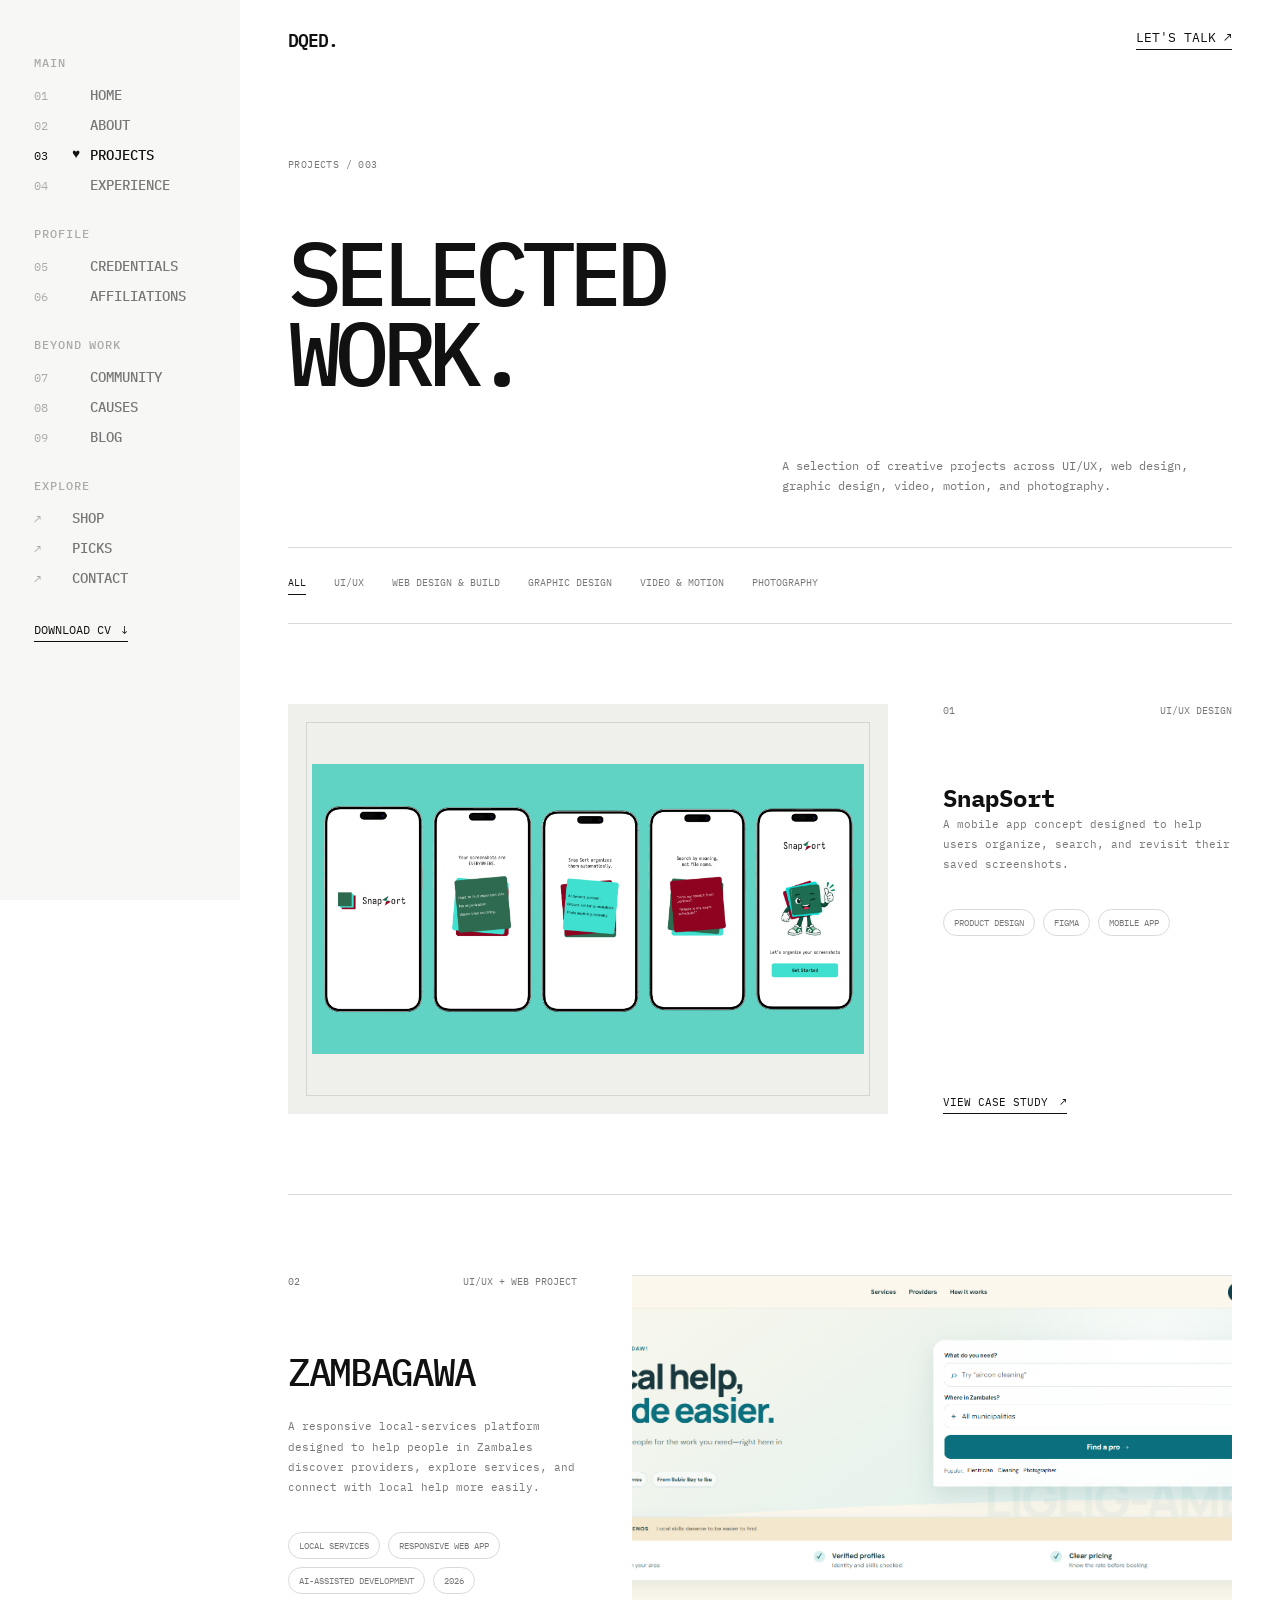
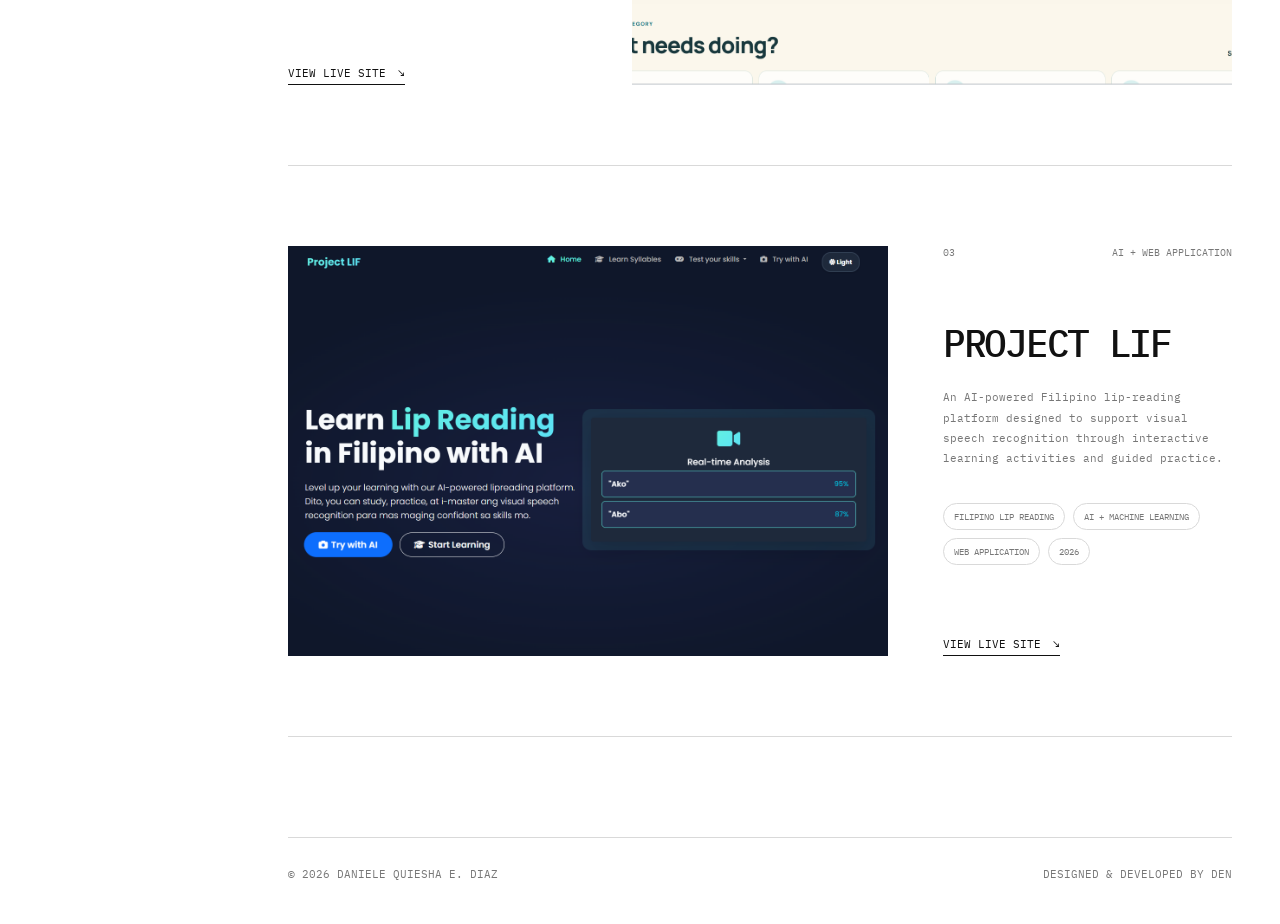
<file: projects.html>
<!DOCTYPE html>
<html lang="en">

<head>

  <meta charset="UTF-8">

  <meta
    name="viewport"
    content="width=device-width, initial-scale=1.0"
  >

  <meta
    name="description"
    content="Selected UI/UX, web design, graphic design, video, and photography projects by Daniele Quiesha E. Diaz."
  >

  <title>Projects | Daniele Quiesha E. Diaz</title>


  <!-- GOOGLE FONT -->

  <link rel="preconnect" href="https://fonts.googleapis.com">

  <link
    rel="preconnect"
    href="https://fonts.gstatic.com"
    crossorigin
  >

  <link
    href="https://fonts.googleapis.com/css2?family=IBM+Plex+Mono:wght@400;500;600&display=swap"
    rel="stylesheet"
  >


  <!-- STYLESHEETS -->

  <link rel="stylesheet" href="style.css">
  <link rel="stylesheet" href="projects.css">

</head>


<body>

  <div class="portfolio-layout">


    <!-- =========================
         SIDEBAR
    ========================== -->

    <aside class="sidebar" id="sidebar">

      <nav class="sidebar-nav">


        <!-- MAIN -->

        <div class="nav-group">

          <span class="nav-group-title">
            MAIN
          </span>

          <a href="index.html" class="sidebar-link">

            <span class="nav-number">01</span>
            <span class="nav-line"></span>
            <span class="nav-label">HOME</span>

          </a>

          <a href="about.html" class="sidebar-link">

            <span class="nav-number">02</span>
            <span class="nav-line"></span>
            <span class="nav-label">ABOUT</span>

          </a>

          <a
            href="projects.html"
            class="sidebar-link active"
            aria-current="page"
          >

            <span class="nav-number">03</span>
            <span class="nav-line"></span>
            <span class="nav-label">PROJECTS</span>

          </a>

          <a href="experience.html" class="sidebar-link">

            <span class="nav-number">04</span>
            <span class="nav-line"></span>
            <span class="nav-label">EXPERIENCE</span>

          </a>

        </div>


        <!-- PROFILE -->

        <div class="nav-group">

          <span class="nav-group-title">
            PROFILE
          </span>

          <a href="credentials.html" class="sidebar-link">

            <span class="nav-number">05</span>
            <span class="nav-line"></span>
            <span class="nav-label">CREDENTIALS</span>

          </a>

          <a href="affiliations.html" class="sidebar-link">

            <span class="nav-number">06</span>
            <span class="nav-line"></span>
            <span class="nav-label">AFFILIATIONS</span>

          </a>

        </div>


        <!-- BEYOND WORK -->

        <div class="nav-group">

          <span class="nav-group-title">
            BEYOND WORK
          </span>

          <a href="community.html" class="sidebar-link">

            <span class="nav-number">07</span>
            <span class="nav-line"></span>
            <span class="nav-label">COMMUNITY</span>

          </a>

          <a href="causes.html" class="sidebar-link">

            <span class="nav-number">08</span>
            <span class="nav-line"></span>
            <span class="nav-label">CAUSES</span>

          </a>

          <a href="blog.html" class="sidebar-link">

            <span class="nav-number">09</span>
            <span class="nav-line"></span>
            <span class="nav-label">BLOG</span>

          </a>

        </div>


        <!-- EXPLORE -->

        <div class="nav-group">

          <span class="nav-group-title">
            EXPLORE
          </span>

          <a
            href="shop.html"
            class="sidebar-link explore-link"
          >

            <span class="nav-arrow">↗</span>
            <span class="nav-label">SHOP</span>

          </a>

          <a
            href="picks.html"
            class="sidebar-link explore-link"
          >

            <span class="nav-arrow">↗</span>
            <span class="nav-label">PICKS</span>

          </a>

          <a
            href="contact.html"
            class="sidebar-link explore-link"
          >

            <span class="nav-arrow">↗</span>
            <span class="nav-label">CONTACT</span>

          </a>

        </div>

      </nav>


      <!-- DOWNLOAD CV -->

      <a
        href="files/daniele-diaz-cv.pdf"
        class="sidebar-cv-button"
        download
      >
        DOWNLOAD CV
        <span aria-hidden="true">↓</span>
      </a>

    </aside>


    <!-- =========================
         MAIN AREA
    ========================== -->

    <div class="main-area">


      <!-- TOPBAR -->

      <header class="topbar">

        <a href="index.html" class="brand">
          DQED.
        </a>

        <div class="topbar-actions">

          <button
            class="menu-button"
            type="button"
            aria-expanded="false"
            aria-controls="sidebar"
          >
            MENU
          </button>

          <a
            href="contact.html"
            class="topbar-cta"
          >
            LET'S TALK ↗
          </a>

        </div>

      </header>


      <!-- =========================
           PROJECTS PAGE
      ========================== -->

      <main class="page-content projects-page">


        <!-- PROJECTS HEADER -->

        <section class="projects-header">

          <span class="page-label">
            PROJECTS / 003
          </span>

          <h1 class="projects-title">
            SELECTED<br>
            WORK.
          </h1>

          <p class="projects-introduction">
            A selection of creative projects across UI/UX,
            web design, graphic design, video, motion,
            and photography.
          </p>

        </section>


        <!-- =========================
             PROJECT FILTERS
        ========================== -->

        <div
          class="project-filters"
          aria-label="Filter projects"
        >

          <button
            class="project-filter active"
            type="button"
            data-filter="all"
            aria-pressed="true"
          >
            ALL
          </button>

          <button
            class="project-filter"
            type="button"
            data-filter="uiux"
            aria-pressed="false"
          >
            UI/UX
          </button>

          <button
            class="project-filter"
            type="button"
            data-filter="web"
            aria-pressed="false"
          >
            WEB DESIGN &amp; BUILD
          </button>

          <button
            class="project-filter"
            type="button"
            data-filter="graphics"
            aria-pressed="false"
          >
            GRAPHIC DESIGN
          </button>

          <button
            class="project-filter"
            type="button"
            data-filter="video"
            aria-pressed="false"
          >
            VIDEO &amp; MOTION
          </button>

          <button
            class="project-filter"
            type="button"
            data-filter="photography"
            aria-pressed="false"
          >
            PHOTOGRAPHY
          </button>

        </div>


        <!-- =========================
             PROJECTS LIST
        ========================== -->

        <section class="project-list">


          <!-- PROJECT 01: SNAPSORT -->

<!-- PROJECT 01: SNAP SORT -->
<article class="project-item snapsort-project" data-category="uiux">

  <!-- STANDARD COVER: SHOWN IN ALL -->
  <div class="project-image snapsort-cover">
    <img
      src="images/snapsort/SnapSort.png"
      alt="SnapSort mobile app shown in an iPhone mockup"
    />
  </div>

  <!-- PROJECT INFORMATION -->
  <div class="project-information">

    <div class="project-topline">
      <span>01</span>
      <span>UI/UX DESIGN</span>
    </div>

    <h2>SnapSort</h2>

    <p class="project-description">
      A mobile app concept designed to help users organize,
      search, and revisit their saved screenshots.
    </p>

    <div class="project-details">
  <span>PRODUCT DESIGN</span>
  <span>FIGMA</span>
  <span>MOBILE APP</span>
</div>

    <button
      type="button"
      class="project-link view-case-study"
      data-case-study="snapsort"
    >
      VIEW CASE STUDY <span>↗</span>
    </button>

  </div>

  <!-- EXPANDED CASE STUDY -->
  <section
    class="snapsort-case-study"
    id="snapsort-case-study"
    aria-label="SnapSort UI/UX case study"
    hidden
  >

    <div class="snapsort-case-header">
      <span>SELECTED PROJECT / 01</span>
      <span>UI/UX DESIGN · MOBILE</span>
    </div>

    <div class="snapsort-intro">
      <h2>SnapSort<span>.</span></h2>

      <p>
        Your screenshots, finally organized.
      </p>

      <p class="snapsort-description">
        A mobile app concept exploring a simpler way to manage
        screenshots through search, categories, and organization tools.
      </p>
    </div>

    <!-- FEATURED PHONE SCREEN -->
    <div class="snapsort-feature">

      <div class="snapsort-feature-copy">
        <span>01 / THE INTERFACE</span>

        <h3>Everything saved. Easier to find.</h3>

        <p>
          Explore the home screen, where recent screenshots,
          categories, and saved items come together.
        </p>
      </div>

      <div class="snapsort-phone">
        <img
          src="images/snapsort/home-screen.png"
          alt="SnapSort home screen"
        />
      </div>

    </div>

    <!-- DESIGN OVERVIEW -->
    <div class="snapsort-section-heading">
      <span>02 / KEY SCREENS</span>

      <h3>Designed around discovery.</h3>

      <p>
        From onboarding to searching and organizing screenshots,
        each screen supports a different part of the user journey.
      </p>
    </div>

    <!-- SCREEN GALLERY -->
    <div class="snapsort-gallery">

      <figure class="snapsort-screen">
        <img
          src="images/snapsort/onboarding.png"
          alt="SnapSort onboarding screens"
          loading="lazy"
        />

        <figcaption>
          <span>01</span>
          <strong>Onboarding</strong>
        </figcaption>
      </figure>

      <figure class="snapsort-screen">
        <img
          src="images/snapsort/search.png"
          alt="SnapSort search and filter interface"
          loading="lazy"
        />

        <figcaption>
          <span>02</span>
          <strong>Search & Filters</strong>
        </figcaption>
      </figure>

      <figure class="snapsort-screen">
        <img
          src="images/snapsort/categories.png"
          alt="SnapSort categories and saved screenshots"
          loading="lazy"
        />

        <figcaption>
          <span>03</span>
          <strong>Categories</strong>
        </figcaption>
      </figure>

      <figure class="snapsort-screen">
        <img
          src="images/snapsort/organize.png"
          alt="SnapSort organize screenshot interface"
          loading="lazy"
        />

        <figcaption>
          <span>04</span>
          <strong>Organize</strong>
        </figcaption>
      </figure>

    </div>

    <!-- PROJECT DETAILS -->
    <div class="snapsort-details">

      <div>
        <span>ROLE</span>
        <p>UI/UX Design</p>
      </div>

      <div>
        <span>PLATFORM</span>
        <p>Mobile App Concept</p>
      </div>

      <div>
        <span>DESIGN TOOL</span>
        <p>Figma</p>
      </div>

    </div>

    <div class="snapsort-footer">
      <span>END OF CASE STUDY</span>

      <button
        type="button"
        class="project-link hide-case-study"
        data-case-study="snapsort"
      >
        HIDE DETAILS <span>↗</span>
      </button>
    </div>

  </section>

</article>


<!-- PROJECT 02: ZAMBAGAWA -->

<article
  class="project-item"
  data-category="uiux web"
>

  <div class="project-image">

    <img
      src="images/zambagawa.png"
      alt="ZambaGawa local-services platform preview"
    />

  </div>

  <div class="project-information">

    <div class="project-topline">

      <span class="project-number">
        02
      </span>

      <span class="project-type">
        UI/UX + WEB PROJECT
      </span>

    </div>

    <h2 class="project-title">
      ZAMBAGAWA
    </h2>

    <p class="project-description">
      A responsive local-services platform designed to help
      people in Zambales discover providers, explore
      services, and connect with local help more easily.
    </p>

    <div class="project-details">

      <span>LOCAL SERVICES</span>
      <span>RESPONSIVE WEB APP</span>
      <span>AI-ASSISTED DEVELOPMENT</span>
      <span>2026</span>

    </div>

    <a
      href="https://zambagawa.vercel.app/"
      class="project-link"
      target="_blank"
      rel="noopener noreferrer"
      aria-label="Open the live ZambaGawa website in a new tab"
    >
      VIEW LIVE SITE
      <span>↘</span>
    </a>

  </div>

</article>

 
<!-- PROJECT 03: PROJECT LIF -->

<article
  class="project-item"
  data-category="uiux web"
>

  <!-- PROJECT IMAGE -->
  <div class="project-image">

    <img
      src="images/project-lif.png"
      alt="Project LIF Filipino lip-reading learning platform"
      loading="lazy"
    >

  </div>

  <!-- PROJECT INFORMATION -->
  <div class="project-information">

    <div class="project-topline">

      <span class="project-number">
        03
      </span>

      <span class="project-type">
        AI + WEB APPLICATION
      </span>

    </div>

    <h2 class="project-title">
      PROJECT LIF
    </h2>

    <p class="project-description">
      An AI-powered Filipino lip-reading platform designed
      to support visual speech recognition through
      interactive learning activities and guided practice.
    </p>

    <div class="project-details">

      <span>FILIPINO LIP READING</span>
      <span>AI + MACHINE LEARNING</span>
      <span>WEB APPLICATION</span>
      <span>2026</span>

    </div>

    <a
      href="https://projectlif.onrender.com/"
      class="project-link"
      target="_blank"
      rel="noopener noreferrer"
      aria-label="Visit Project LIF live website"
    >
      VIEW LIVE SITE
      <span>↘</span>
    </a>

  </div>

</article>


        </section>

      </main>


      <!-- =========================
           FOOTER
      ========================== -->

      <footer class="site-footer">

        <p>
          © <span id="year"></span>
          DANIELE QUIESHA E. DIAZ
        </p>

        <p>
          DESIGNED &amp; DEVELOPED BY DEN
        </p>

      </footer>

    </div>

  </div>


  <!-- JAVASCRIPT -->

  <script src="script.js"></script>

</body>

</html>
</file>
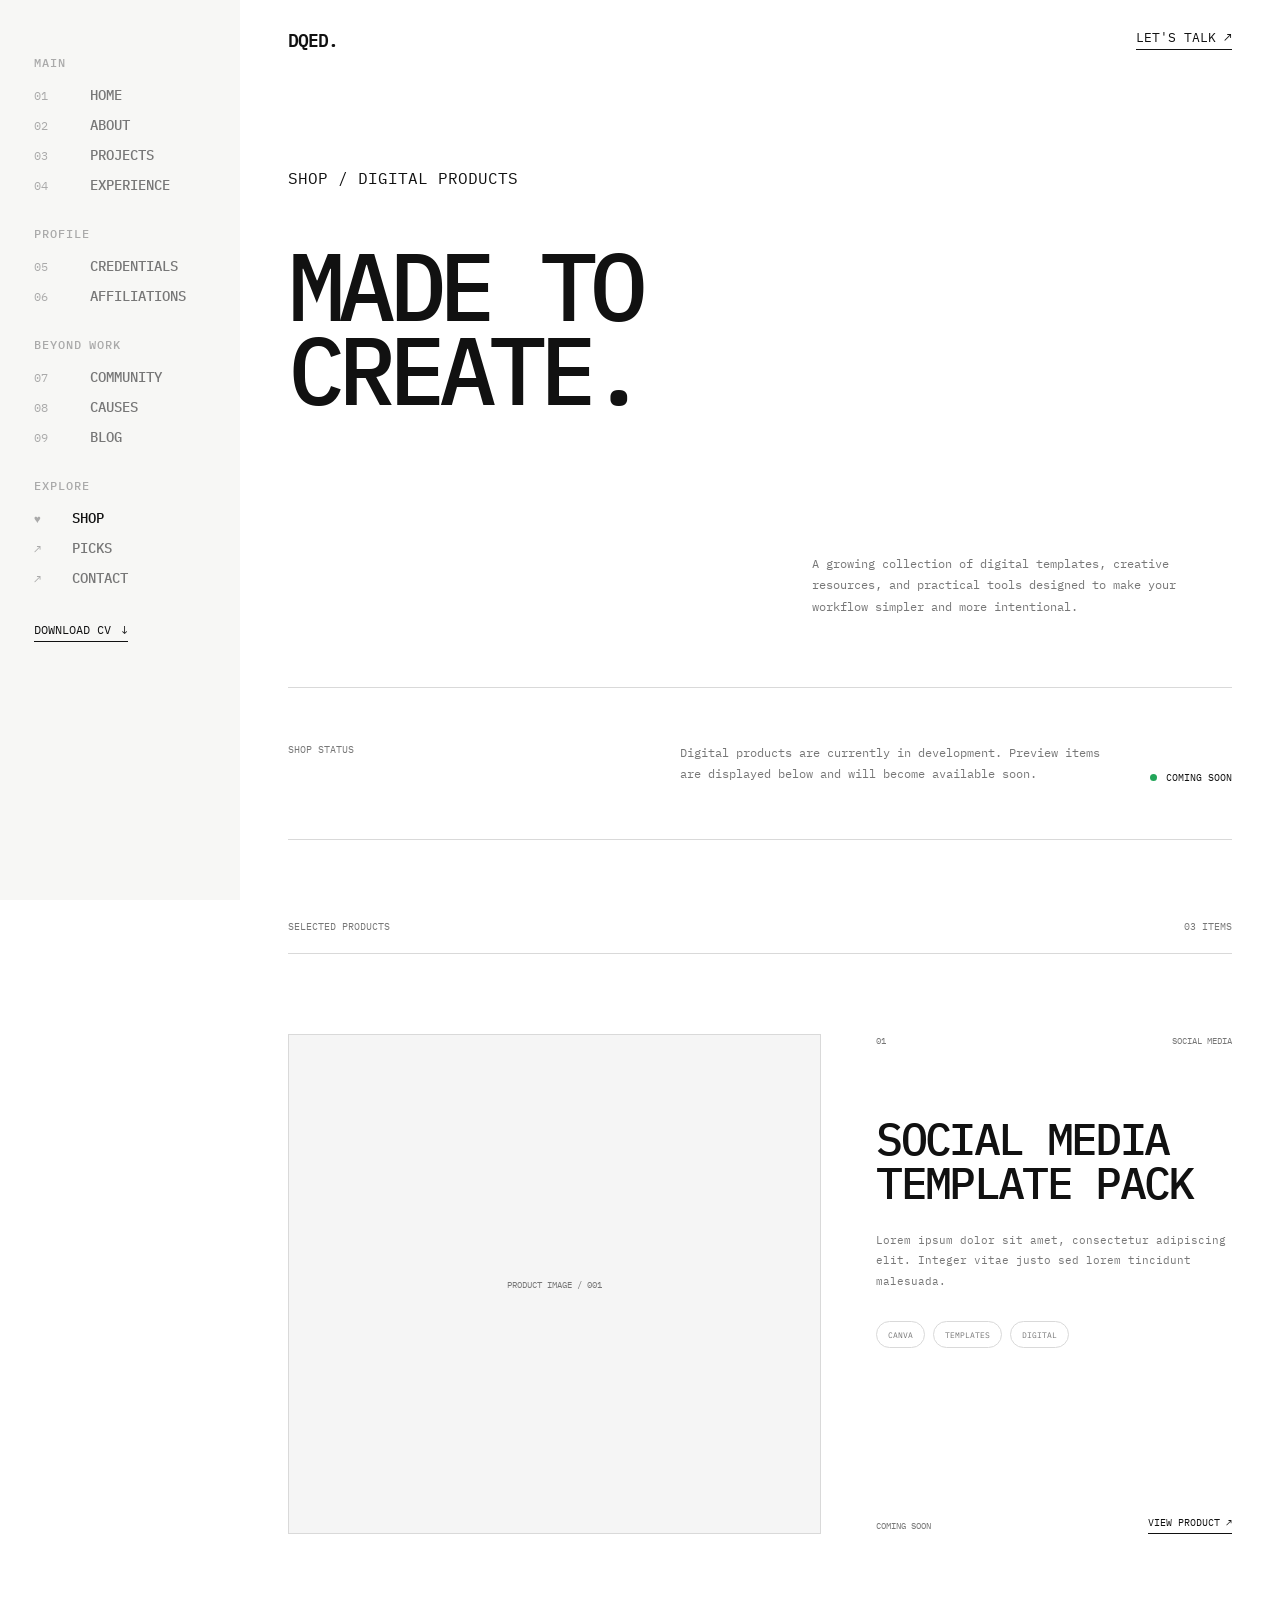
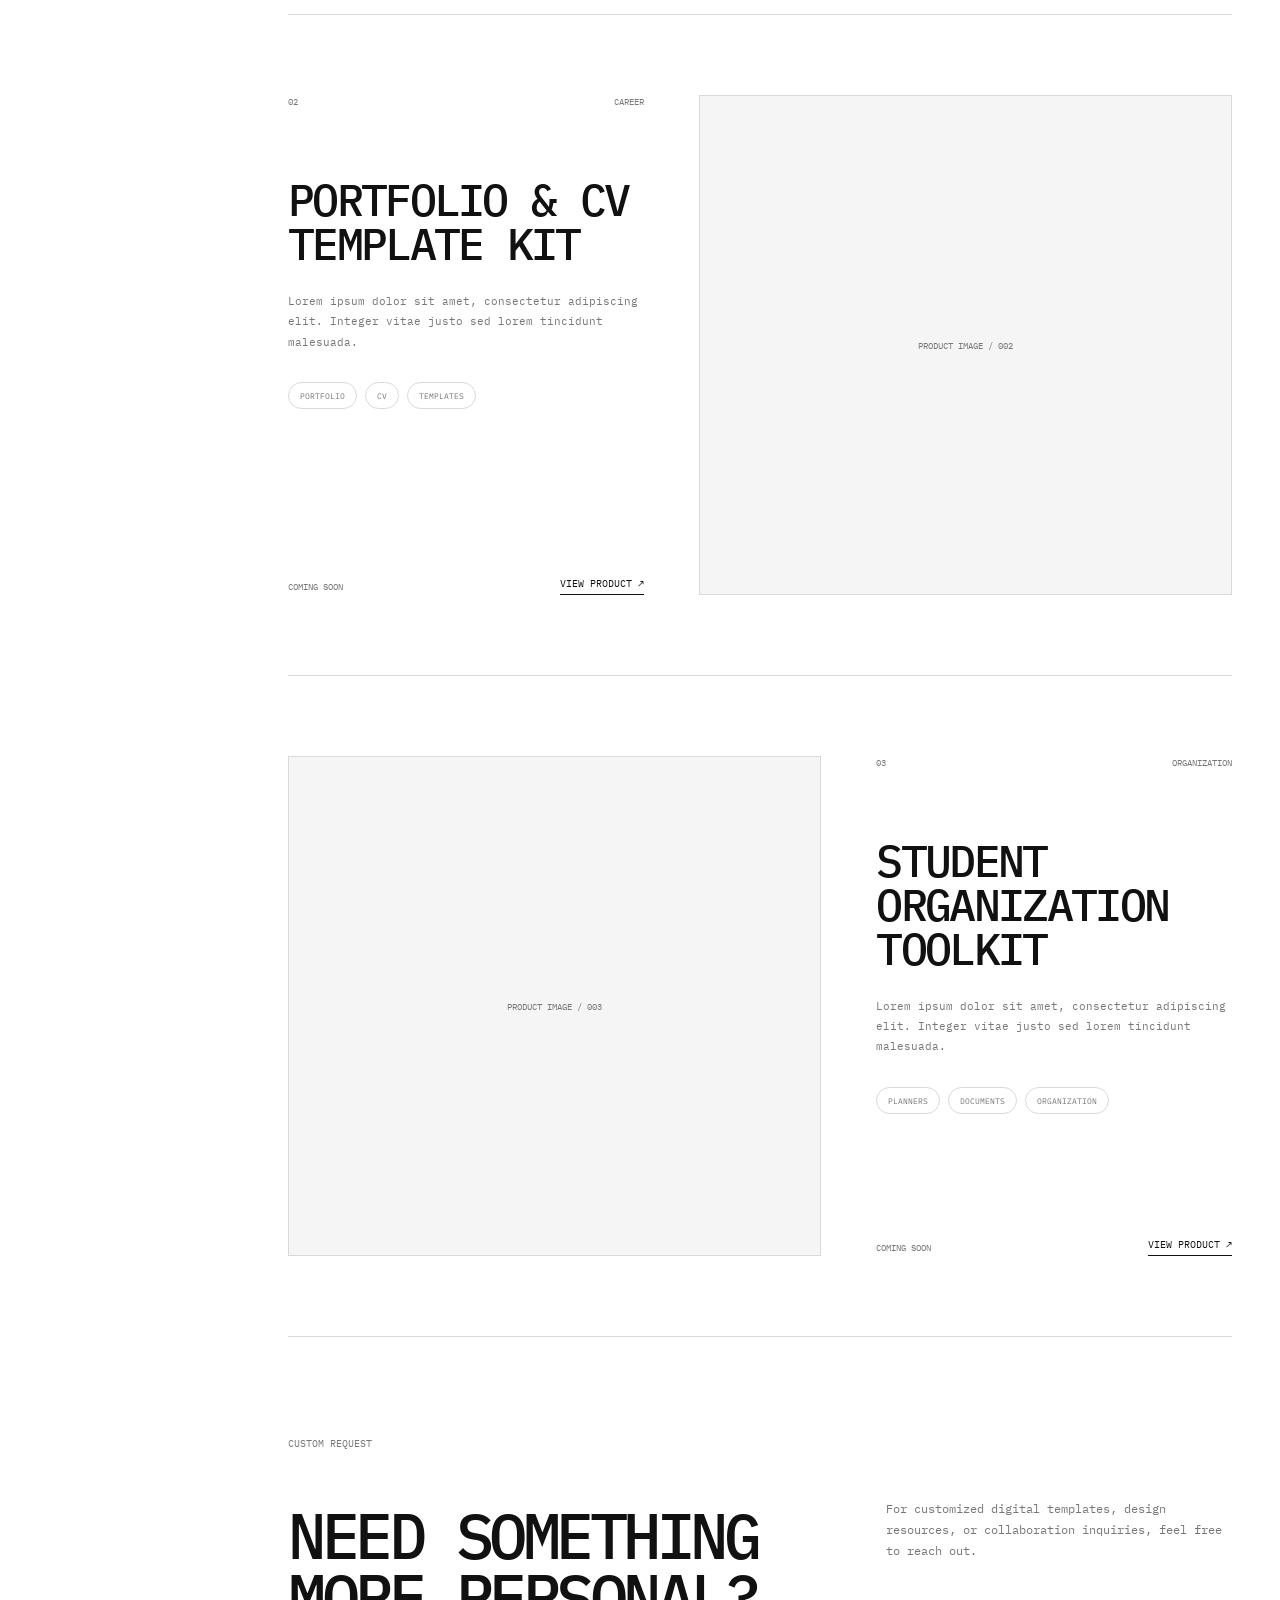
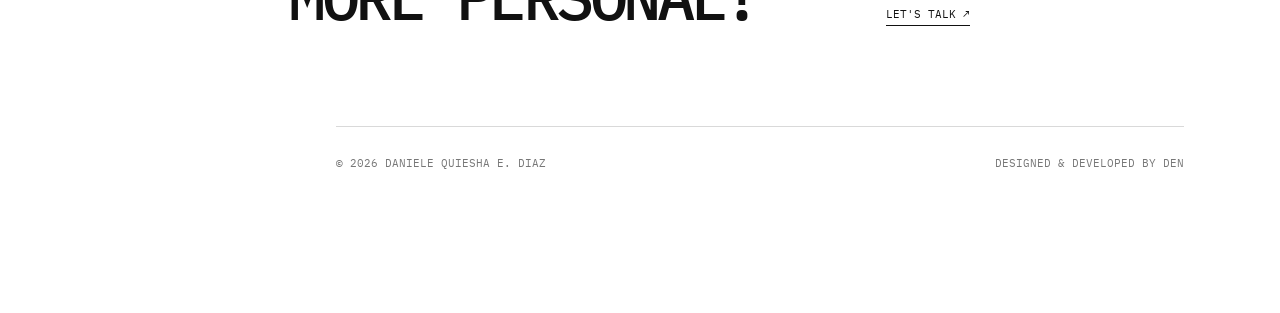
<file: shop.html>
<!DOCTYPE html>
<html lang="en">

<head>
  <meta charset="UTF-8">

  <meta
    name="viewport"
    content="width=device-width, initial-scale=1.0"
  >

  <meta
    name="description"
    content="Digital products, design templates, and creative resources by Daniele Quiesha E. Diaz."
  >

  <title>Shop | Daniele Quiesha E. Diaz</title>

  <!-- GOOGLE FONT -->

  <link rel="preconnect" href="https://fonts.googleapis.com">

  <link
    rel="preconnect"
    href="https://fonts.gstatic.com"
    crossorigin
  >

  <link
    href="https://fonts.googleapis.com/css2?family=IBM+Plex+Mono:wght@400;500;600&display=swap"
    rel="stylesheet"
  >

  <!-- STYLESHEETS -->

  <link rel="stylesheet" href="style.css">
  <link rel="stylesheet" href="shop.css">
</head>


<body>

  <div class="portfolio-layout">


    <!-- =========================
         SIDEBAR
    ========================== -->

    <aside class="sidebar" id="sidebar">

      <nav class="sidebar-nav">


        <!-- MAIN -->

        <div class="nav-group">

          <span class="nav-group-title">MAIN</span>

          <a href="index.html" class="sidebar-link">
            <span class="nav-number">01</span>
            <span class="nav-line"></span>
            <span class="nav-label">HOME</span>
          </a>

          <a href="about.html" class="sidebar-link">
            <span class="nav-number">02</span>
            <span class="nav-line"></span>
            <span class="nav-label">ABOUT</span>
          </a>

          <a href="projects.html" class="sidebar-link">
            <span class="nav-number">03</span>
            <span class="nav-line"></span>
            <span class="nav-label">PROJECTS</span>
          </a>

          <a href="experience.html" class="sidebar-link">
            <span class="nav-number">04</span>
            <span class="nav-line"></span>
            <span class="nav-label">EXPERIENCE</span>
          </a>

        </div>


        <!-- PROFILE -->

        <div class="nav-group">

          <span class="nav-group-title">PROFILE</span>

          <a href="credentials.html" class="sidebar-link">
            <span class="nav-number">05</span>
            <span class="nav-line"></span>
            <span class="nav-label">CREDENTIALS</span>
          </a>

          <a href="affiliations.html" class="sidebar-link">
            <span class="nav-number">06</span>
            <span class="nav-line"></span>
            <span class="nav-label">AFFILIATIONS</span>
          </a>

        </div>


        <!-- BEYOND WORK -->

        <div class="nav-group">

          <span class="nav-group-title">BEYOND WORK</span>

          <a href="community.html" class="sidebar-link">
            <span class="nav-number">07</span>
            <span class="nav-line"></span>
            <span class="nav-label">COMMUNITY</span>
          </a>

          <a href="causes.html" class="sidebar-link">
            <span class="nav-number">08</span>
            <span class="nav-line"></span>
            <span class="nav-label">CAUSES</span>
          </a>

          <a href="blog.html" class="sidebar-link">
            <span class="nav-number">09</span>
            <span class="nav-line"></span>
            <span class="nav-label">BLOG</span>
          </a>

        </div>


        <!-- EXPLORE -->

        <div class="nav-group">

          <span class="nav-group-title">EXPLORE</span>

          <a
            href="shop.html"
            class="sidebar-link explore-link active"
            aria-current="page"
          >
            <span class="nav-arrow">♥</span>
            <span class="nav-label">SHOP</span>
          </a>

          <a href="picks.html" class="sidebar-link explore-link">
            <span class="nav-arrow">↗</span>
            <span class="nav-label">PICKS</span>
          </a>

          <a
            href="contact.html"
            class="sidebar-link explore-link"
          >
            <span class="nav-arrow">↗</span>
            <span class="nav-label">CONTACT</span>
          </a>

        </div>

      </nav>


      <!-- DOWNLOAD CV -->

      <a
        href="files/daniele-diaz-cv.pdf"
        class="sidebar-cv-button"
        download
      >
        DOWNLOAD CV
        <span aria-hidden="true">↓</span>
      </a>

    </aside>


    <!-- =========================
         MAIN AREA
    ========================== -->

    <div class="main-area">


      <!-- TOP BAR -->

      <header class="topbar">

        <a href="index.html" class="brand">
          DQED.
        </a>

        <div class="topbar-actions">

          <button
            class="menu-button"
            type="button"
            aria-expanded="false"
            aria-controls="sidebar"
          >
            MENU
          </button>

          <a href="contact.html" class="topbar-cta">
            LET'S TALK ↗
          </a>

        </div>

      </header>


      <!-- =========================
           SHOP PAGE
      ========================== -->

      <main class="page-content shop-page">


        <!-- PAGE HEADER -->

        <section class="shop-header">

          <span class="page-label">
            SHOP / DIGITAL PRODUCTS
          </span>

          <h1 class="shop-title">
            MADE TO<br>
            CREATE.
          </h1>

          <p class="shop-introduction">
            A growing collection of digital templates, creative
            resources, and practical tools designed to make your
            workflow simpler and more intentional.
          </p>

        </section>


        <!-- =========================
             SHOP NOTICE
        ========================== -->

        <section class="shop-notice">

          <span class="shop-notice-label">
            SHOP STATUS
          </span>

          <div class="shop-notice-content">

            <p>
              Digital products are currently in development.
              Preview items are displayed below and will become
              available soon.
            </p>

            <span class="shop-status">
              <span class="shop-status-dot"></span>
              COMING SOON
            </span>

          </div>

        </section>


        <!-- =========================
             PRODUCT LIST
        ========================== -->

        <section class="product-section">

          <div class="product-section-heading">

            <span>SELECTED PRODUCTS</span>
            <span>03 ITEMS</span>

          </div>


          <div class="product-grid">


            <!-- PRODUCT 01 -->

            <article class="product-card">

              <div class="product-image">
                <span>PRODUCT IMAGE / 001</span>
              </div>

              <div class="product-information">

                <div class="product-topline">
                  <span>01</span>
                  <span>SOCIAL MEDIA</span>
                </div>

                <h2>
                  SOCIAL MEDIA TEMPLATE PACK
                </h2>

                <p>
                  Lorem ipsum dolor sit amet, consectetur adipiscing
                  elit. Integer vitae justo sed lorem tincidunt
                  malesuada.
                </p>

                <div class="product-tags">
                  <span>CANVA</span>
                  <span>TEMPLATES</span>
                  <span>DIGITAL</span>
                </div>

                <div class="product-bottom">

                  <span class="product-status">
                    COMING SOON
                  </span>

                  <a href="#" class="product-link">
                    VIEW PRODUCT ↗
                  </a>

                </div>

              </div>

            </article>


            <!-- PRODUCT 02 -->

            <article class="product-card">

              <div class="product-image">
                <span>PRODUCT IMAGE / 002</span>
              </div>

              <div class="product-information">

                <div class="product-topline">
                  <span>02</span>
                  <span>CAREER</span>
                </div>

                <h2>
                  PORTFOLIO &amp; CV TEMPLATE KIT
                </h2>

                <p>
                  Lorem ipsum dolor sit amet, consectetur adipiscing
                  elit. Integer vitae justo sed lorem tincidunt
                  malesuada.
                </p>

                <div class="product-tags">
                  <span>PORTFOLIO</span>
                  <span>CV</span>
                  <span>TEMPLATES</span>
                </div>

                <div class="product-bottom">

                  <span class="product-status">
                    COMING SOON
                  </span>

                  <a href="#" class="product-link">
                    VIEW PRODUCT ↗
                  </a>

                </div>

              </div>

            </article>


            <!-- PRODUCT 03 -->

            <article class="product-card">

              <div class="product-image">
                <span>PRODUCT IMAGE / 003</span>
              </div>

              <div class="product-information">

                <div class="product-topline">
                  <span>03</span>
                  <span>ORGANIZATION</span>
                </div>

                <h2>
                  STUDENT ORGANIZATION TOOLKIT
                </h2>

                <p>
                  Lorem ipsum dolor sit amet, consectetur adipiscing
                  elit. Integer vitae justo sed lorem tincidunt
                  malesuada.
                </p>

                <div class="product-tags">
                  <span>PLANNERS</span>
                  <span>DOCUMENTS</span>
                  <span>ORGANIZATION</span>
                </div>

                <div class="product-bottom">

                  <span class="product-status">
                    COMING SOON
                  </span>

                  <a href="#" class="product-link">
                    VIEW PRODUCT ↗
                  </a>

                </div>

              </div>

            </article>

          </div>

        </section>


        <!-- =========================
             CUSTOM REQUEST
        ========================== -->

        <section class="shop-contact">

          <div>

            <span class="shop-contact-label">
              CUSTOM REQUEST
            </span>

            <h2>
              NEED SOMETHING<br>
              MORE PERSONAL?
            </h2>

          </div>

          <div class="shop-contact-content">

            <p>
              For customized digital templates, design resources,
              or collaboration inquiries, feel free to reach out.
            </p>

            <a href="contact.html">
              LET'S TALK ↗
            </a>

          </div>

        </section>


        <!-- =========================
             FOOTER
        ========================== -->

        <footer class="site-footer">

          <p>
            © <span id="year"></span>
            DANIELE QUIESHA E. DIAZ
          </p>

          <p>
            DESIGNED &amp; DEVELOPED BY DEN
          </p>

        </footer>

      </main>

    </div>

  </div>


  <!-- JAVASCRIPT -->

  <script src="script.js"></script>

</body>

</html>
</file>
<file: style.css>
* {
  margin: 0;
  padding: 0;
  box-sizing: border-box;
}

/* =========================
   HOME PREVIEW SECTIONS
========================= */

.home-page {
  padding-bottom: 0;
}

.home-section {
  padding: 90px 0;

  border-bottom: 1px solid var(--line);
}

.home-section-heading {
  display: flex;
  align-items: flex-end;
  justify-content: space-between;

  gap: 40px;

  margin-bottom: 46px;
}

.home-section-heading > div {
  display: flex;
  align-items: baseline;

  gap: 24px;
}

.home-section-number {
  font-size: 0.78rem;

  color: var(--muted);
}

.home-section-heading h2 {
  font-size: clamp(2rem, 3.5vw, 3.5rem);
  font-weight: 500;

  line-height: 1;
  letter-spacing: -0.06em;
}

.home-section-link {
  flex-shrink: 0;

  padding-bottom: 4px;

  font-size: 0.78rem;

  border-bottom: 1px solid var(--text);

  transition:
    opacity 0.2s ease,
    transform 0.2s ease;
}

.home-section-link:hover {
  opacity: 0.55;
  transform: translateX(3px);
}


/* =========================
   SELECTED PROJECTS
========================= */

.home-project-grid {
  display: grid;
  grid-template-columns: repeat(3, minmax(0, 1fr));

  border-top: 1px solid var(--line);
  border-left: 1px solid var(--line);
}

.home-project-card {
  min-height: 390px;

  display: flex;
  flex-direction: column;

  padding: 28px;

  border-right: 1px solid var(--line);
  border-bottom: 1px solid var(--line);

  transition:
    background-color 0.25s ease,
    transform 0.25s ease;
}

.home-project-card:hover {
  background: var(--soft);
  transform: translateY(-4px);
}

.home-card-meta,
.home-card-footer {
  display: flex;
  align-items: center;
  justify-content: space-between;

  gap: 16px;

  font-size: 0.74rem;

  color: var(--muted);
}

.home-project-card h3 {
  margin: 72px 0 24px;

  font-size: clamp(1.75rem, 2.6vw, 2.7rem);
  font-weight: 500;

  line-height: 1;
  letter-spacing: -0.06em;
}

.home-project-card p {
  font-size: 1rem;
  line-height: 1.7;

  color: var(--muted);
}

.home-card-footer {
  margin-top: auto;
  padding-top: 34px;
}

.home-card-footer span:last-child {
  font-size: 1.1rem;

  color: var(--text);
}


/* =========================
   CAPABILITIES
========================= */

.home-capability-grid {
  display: grid;
  grid-template-columns: repeat(3, minmax(0, 1fr));

  gap: 1px;

  background: var(--line);

  border: 1px solid var(--line);
}

.home-capability-card {
  min-height: 300px;

  padding: 30px;

  background: var(--bg);
}

.home-capability-card > span,
.home-link-card > span {
  font-size: 0.75rem;

  color: var(--muted);
}

.home-capability-card h3 {
  margin: 72px 0 22px;

  font-size: 1.35rem;
  font-weight: 500;

  line-height: 1.2;
  letter-spacing: -0.04em;
}

.home-capability-card p,
.home-link-card p {
  font-size: 1rem;
  line-height: 1.7;

  color: var(--muted);
}


/* =========================
   EXPERIENCE PREVIEW
========================= */

.home-experience-list {
  border-top: 1px solid var(--line);
}

.home-experience-item {
  display: grid;
  grid-template-columns: 190px minmax(0, 1fr) auto;
  align-items: center;

  gap: 34px;

  padding: 34px 0;

  border-bottom: 1px solid var(--line);

  transition:
    padding 0.25s ease,
    background-color 0.25s ease;
}

.home-experience-item:hover {
  padding-right: 18px;
  padding-left: 18px;

  background: var(--soft);
}

.home-experience-date,
.home-experience-item p {
  font-size: 0.78rem;

  color: var(--muted);
}

.home-experience-item h3 {
  margin-bottom: 10px;

  font-size: clamp(1.25rem, 2.3vw, 2.1rem);
  font-weight: 500;

  line-height: 1.15;
  letter-spacing: -0.04em;
}

.home-experience-arrow {
  font-size: 1.1rem;
}


/* =========================
   LINK CARDS
========================= */

.home-link-grid {
  display: grid;
  grid-template-columns: repeat(2, minmax(0, 1fr));

  border-top: 1px solid var(--line);
  border-left: 1px solid var(--line);
}

.home-link-card {
  min-height: 340px;

  display: flex;
  flex-direction: column;

  padding: 32px;

  border-right: 1px solid var(--line);
  border-bottom: 1px solid var(--line);

  transition: background-color 0.25s ease;
}

.home-link-card:hover {
  background: var(--soft);
}

.home-link-card h3 {
  max-width: 420px;

  margin: 68px 0 22px;

  font-size: clamp(1.55rem, 2.6vw, 2.5rem);
  font-weight: 500;

  line-height: 1.08;
  letter-spacing: -0.05em;
}

.home-link-card strong {
  width: fit-content;

  margin-top: auto;
  padding-top: 32px;
  padding-bottom: 4px;

  font-size: 0.76rem;
  font-weight: 400;

  border-bottom: 1px solid var(--text);
}


/* =========================
   CONTACT CTA
========================= */

.home-contact {
  margin-top: 90px;
  padding: 52px;

  color: var(--bg);
  background: var(--text);
}

.home-contact > span {
  display: block;

  margin-bottom: 80px;

  font-size: 0.75rem;
}

.home-contact h2 {
  font-size: clamp(3.2rem, 7vw, 6.6rem);
  font-weight: 500;

  line-height: 0.9;
  letter-spacing: -0.08em;
}

.home-contact-bottom {
  display: flex;
  align-items: flex-end;
  justify-content: space-between;

  gap: 50px;

  margin-top: 70px;
}

.home-contact-bottom p {
  max-width: 560px;

  font-size: 1rem;
  line-height: 1.7;

  color: #c9c9c9;
}

.home-contact-bottom a {
  flex-shrink: 0;

  padding-bottom: 5px;

  font-size: 0.85rem;

  border-bottom: 1px solid currentColor;
}


/* =========================
   TABLET
========================= */

@media (max-width: 1000px) {

  .home-project-grid,
  .home-capability-grid {
    grid-template-columns: 1fr;
  }

  .home-project-card {
    min-height: 330px;
  }

  .home-capability-card {
    min-height: 250px;
  }

  .home-project-card h3,
  .home-capability-card h3 {
    margin-top: 48px;
  }

  .home-experience-item {
    grid-template-columns: 145px minmax(0, 1fr) auto;
  }

}


/* =========================
   MOBILE
========================= */

@media (max-width: 760px) {

  .home-section {
    padding: 68px 0;
  }

  .home-section-heading {
    align-items: flex-start;
    flex-direction: column;

    gap: 24px;

    margin-bottom: 34px;
  }

  .home-section-heading > div {
    display: block;
  }

  .home-section-number {
    display: block;

    margin-bottom: 18px;
  }

  .home-section-heading h2 {
    font-size: clamp(2rem, 10vw, 3.2rem);
  }

  .home-project-card,
  .home-capability-card,
  .home-link-card {
    min-height: 0;

    padding: 26px;
  }

  .home-project-card h3,
  .home-capability-card h3,
  .home-link-card h3 {
    margin-top: 52px;
  }

  .home-project-card p,
  .home-capability-card p,
  .home-link-card p {
    font-size: 0.95rem;
  }

  .home-card-footer,
  .home-link-card strong {
    margin-top: 42px;
  }

  .home-experience-item {
    grid-template-columns: 1fr auto;

    gap: 20px;

    padding: 30px 0;
  }

  .home-experience-date {
    grid-column: 1 / -1;
  }

  .home-experience-item h3 {
    font-size: 1.35rem;
  }

  .home-link-grid {
    grid-template-columns: 1fr;
  }

  .home-contact {
    margin-top: 68px;
    padding: 30px 26px;
  }

  .home-contact > span {
    margin-bottom: 70px;
  }

  .home-contact h2 {
    font-size: clamp(2.7rem, 13vw, 4.8rem);
  }

  .home-contact-bottom {
    align-items: flex-start;
    flex-direction: column;

    gap: 36px;

    margin-top: 56px;
  }

  .home-contact-bottom p {
    font-size: 0.95rem;
  }

}


/* =========================
   REDUCED MOTION
========================= */

@media (prefers-reduced-motion: reduce) {

  .home-project-card,
  .home-section-link,
  .home-experience-item {
    transition: none;
  }

}

html {
  scroll-behavior: smooth;
}

body {
  min-height: 100vh;

  font-family: "IBM Plex Mono", monospace;

  background: #ffffff;
  color: #111111;
}

a {
  color: inherit;
  text-decoration: none;
}

img {
  display: block;
  max-width: 100%;
}


/* =========================
   VARIABLES
========================= */

:root {
  --bg: #ffffff;
  --sidebar-bg: #f7f7f5;

  --text: #111111;
  --muted: #777777;

  --line: #d9d9d9;
  --soft: #f5f5f5;

  --status-green: #22a559;

  --sidebar-width: 240px;
  --topbar-height: 78px;
}

/* =========================
   MAIN LAYOUT
========================= */

.portfolio-layout {
  min-height: 100vh;

  display: grid;

  grid-template-columns:
    var(--sidebar-width)
    minmax(0, 1fr);
}


/* =========================
   SIDEBAR
========================= */

.sidebar {
  position: fixed;

  top: 0;
  left: 0;

  width: var(--sidebar-width);
  height: 100vh;

  padding: 55px 34px;

  background: var(--sidebar-bg);
  border-right: 0;

  overflow-y: auto;
}


/* =========================
   SIDEBAR NAV
========================= */

.sidebar-nav {
  width: 100%;

  display: flex;
  flex-direction: column;

  gap: 32px;
}


/* =========================
   NAV GROUPS
========================= */

.nav-group {
  display: flex;
  flex-direction: column;

  gap: 12px;
}

.nav-group-title {
  margin-bottom: 4px;

  font-size: 0.72rem;
  font-weight: 500;

  color: #aaaaaa;

  letter-spacing: 0.08em;
}


/* =========================
   EXPLORE LINKS
========================= */

.explore-link {
  grid-template-columns: 28px 1fr;
}

.explore-link:hover {
  grid-template-columns: 28px 1fr;
}

.nav-arrow {
  font-size: 0.72rem;

  color: #aaaaaa;

  transition:
    color 0.2s ease,
    transform 0.2s ease;
}

.explore-link:hover .nav-arrow {
  color: var(--text);

  transform: translate(2px, -2px);
}


.sidebar-link {
  display: grid;
  grid-template-columns: 28px 8px 1fr;
  align-items: center;
  gap: 10px;

  font-size: 0.82rem;
  color: var(--muted);

  transition:
    color 0.25s ease,
    grid-template-columns 0.25s ease;
}

.nav-label {
  font-size: 0.86rem;
  font-weight: 500;
}


.nav-number {
  font-size: 0.76rem;

  color: #aaaaaa;
}


.nav-line {
  width: 8px;
  height: 8px;

  display: flex;
  align-items: center;
  justify-content: center;

  color: transparent;

  transform: none;

  transition:
    color 0.2s ease,
    transform 0.2s ease;
}

.nav-line::before {
  content: "♥";

  font-size: 0.55rem;
  line-height: 1;
  transform: translateY(-1px);
}

.sidebar-link:hover,
.sidebar-link.active {
  color: var(--text);
}


.sidebar-link:hover,
.sidebar-link.active {
  grid-template-columns:
    28px
    8px
    1fr;
}


.sidebar-link:hover .nav-line,
.sidebar-link.active .nav-line {
  width: 8px;

  color: var(--text);
  background: transparent;

  transform: scale(1.525);
}


.sidebar-link.active .nav-number {
  color: var(--text);
}


/* =========================
   MAIN AREA
========================= */

.main-area {
  grid-column: 2;

  min-width: 0;
}


/* =========================
   TOP BAR
========================= */

.topbar {
  position: sticky;

  top: 0;
  z-index: 100;

  height: var(--topbar-height);

  display: flex;

  align-items: center;
  justify-content: space-between;

  padding: 0 48px;

  background: rgba(255, 255, 255, 0.96);

  border-bottom: 0;

  backdrop-filter: blur(10px);
}


/* =========================
   BRAND
========================= */

.brand {
  font-size: 1.1rem;

  font-weight: 600;

  letter-spacing: -0.05em;
}


/* =========================
   TOP CTA
========================= */

.topbar-cta {
  padding-bottom: 3px;

  font-size: 0.8rem;

  border-bottom: 1px solid var(--text);

  transition: opacity 0.2s ease;
}


.topbar-cta:hover {
  opacity: 0.5;
}


/* =========================
   PAGE CONTENT
========================= */

.page-content {
  width: min(100% - 96px, 1050px);

  margin: 0 auto;

  padding: 90px 0 100px;
}

/* =========================
   PROFILE SECTION
========================= */

.profile-section {
  display: grid;

  grid-template-columns:
    260px
    minmax(0, 520px);

  align-items: center;

  gap: 65px;

  margin-bottom: 55px;
}


/* =========================
   PROFILE PHOTO
========================= */

.profile-photo {
  width: 250px;

  aspect-ratio: 1 / 1;
  overflow: hidden;

  border-radius: 50%;
  border: 1px solid var(--line);

  background: var(--soft);
}


.profile-photo img {
   width: 100%;
  height: 100%;

  object-fit: cover;
  object-position: center 17%;

  transform: scale(1.40);
  transform-origin: center 8%;

  display: block;
}


/* =========================
   PROFILE INFO
========================= */

.profile-info {
  width: 100%;
}


.profile-name {
  margin-bottom: 30px;

  padding-bottom: 12px;

  font-size: clamp(2.6rem, 4vw, 3.2rem);

  font-weight: 500;

  letter-spacing: -0.02em;

  border-bottom: 1px solid var(--line);
}


/* =========================
   INFORMATION ROWS
========================= */

.info-list {
  display: flex;
  flex-direction: column;

  gap: 12px;
}


.info-row {
  display: grid;

  grid-template-columns: 95px 1fr;

  align-items: center;

  gap: 18px;
}


.info-label {
  font-size: 0.8rem;

  color: var(--muted);
}


.info-value {
  font-size: 0.84rem;

  color: var(--text);
}


/* =========================
   STATUS
========================= */

.status {
  display: inline-flex;

  align-items: center;

  gap: 8px;
}


.status-dot {
  width: 6px;
  height: 6px;

  flex-shrink: 0;

  border-radius: 50%;

  background: var(--status-green);
}


/* =========================
   SOCIAL
========================= */

.social-row {
  display: grid;

  grid-template-columns: 95px 1fr;

  gap: 18px;

  margin-top: 30px;

  padding-top: 18px;

  border-top: 1px solid var(--line);
}


.social-link {
  width: fit-content;

  font-size: 0.84rem;

  border-bottom: 1px solid transparent;

  transition:
    opacity 0.2s ease,
    border-color 0.2s ease;
}


.social-link:hover {
  opacity: 0.55;

  border-color: var(--text);
}


/* =========================
   MAIN CONTENT CARD
========================= */

.content-card {
  position: relative;

  min-height: 360px;

  display: flex;
  flex-direction: column;

  padding: 34px;

  border: 1px solid var(--line);
}


/* CARD LABEL */

.content-label {
  display: inline-block;

  margin-bottom: 40px;

  font-size: 0.72rem;

  color: var(--muted);
}


/* INTRO CONTENT */

.intro-content {
  max-width: 780px;
}

.intro-heading {
  max-width: 780px;

  margin-bottom: 22px;

  font-size: clamp(2.0rem, 2.5vw, 3.0rem);
  font-weight: 500;

  line-height: 1.02;
  letter-spacing: -0.06em;
}

.intro-description {
  max-width: 650px;

  font-size: 0.9rem;
  line-height: 1.75;

  color: var(--muted);
}


/* INTRO LINK */

.intro-link {
  position: absolute;

  right: 34px;
  bottom: 34px;

  display: inline-flex;
  align-items: center;

  gap: 12px;

  padding-bottom: 4px;

  font-size: 0.8rem;

  border-bottom: 1px solid var(--text);
}

.intro-arrow {
  display: inline-block;

  font-size: 0.9rem;

  transition: transform 0.25s ease;
}

.intro-link:hover .intro-arrow {
  transform: translate(4px, 4px);
}
/* =========================
   TOPBAR ACTIONS
========================= */

.topbar-actions {
  display: flex;
  align-items: center;
  gap: 24px;
}

.menu-button {
  display: none;

  padding: 0;

  font-family: inherit;
  font-size: 0.76rem;

  color: var(--text);
  background: transparent;

  border: 0;
  border-bottom: 1px solid var(--text);

  cursor: pointer;
}
/* =========================
   FOOTER
========================= */

.site-footer {
  width: min(100% - 96px, 1050px);

  display: flex;
  align-items: center;
  justify-content: space-between;

  gap: 30px;

  margin: 0 auto;
  padding: 28px 0 40px;

  font-size: 0.7rem;
  line-height: 1.6;

  color: var(--muted);

  border-top: 1px solid var(--line);
}
/* =========================
   SIDEBAR CV LINK
========================= */

.sidebar-cv-button {
  width: fit-content;

  display: inline-flex;
  align-items: center;

  gap: 10px;

  margin-top: 35px;
  padding-bottom: 4px;

  font-size: 0.72rem;

  color: var(--text);

  border-bottom: 1px solid var(--text);
}

.sidebar-cv-button span {
  display: inline-block;

  transition: transform 0.2s ease;
}

.sidebar-cv-button:hover span {
  transform: translateY(3px);
}

/* =========================
   TABLET
========================= */

@media (max-width: 1000px) {

  :root {
    --sidebar-width: 190px;
  }

  .sidebar {
    padding: 40px 24px;
  }

  .page-content {
    width: min(100% - 60px, 900px);
  }

  .profile-section {
    grid-template-columns:
      190px
      minmax(0, 1fr);

    gap: 50px;
  }

  .profile-photo {
    width: 190px;
  }

}

/* =========================
   MOBILE
========================= */

@media (max-width: 760px) {

  .portfolio-layout {
    display: block;
  }

  .main-area {
    width: 100%;
  }


  /* SIDEBAR CV LINK */

  .sidebar-cv-button {
    margin-top: 30px;

    padding: 8px 0 5px;

    font-size: 0.76rem;
  }


  /* TOP BAR */

  .topbar {
    position: sticky;

    top: 0;
    z-index: 300;

    height: 64px;

    padding: 0 5%;

    background: rgba(255, 255, 255, 0.96);
  }

  .menu-button {
    display: block;
  }


  /* MOBILE SIDEBAR */

  .sidebar {
    position: fixed;

    top: 64px;
    left: 0;
    z-index: 200;

    width: 100%;
    height: calc(100vh - 64px);

    padding: 35px 5% 60px;

    overflow-y: auto;

    background: var(--sidebar-bg);

    border-top: 0;

    transform: translateX(-100%);
    visibility: hidden;

    transition:
      transform 0.3s ease,
      visibility 0.3s ease;
  }

  .sidebar.menu-open {
    transform: translateX(0);
    visibility: visible;
  }

  .sidebar-nav {
    flex-direction: column;

    gap: 30px;
  }

  .nav-group {
    gap: 13px;
  }

  .sidebar-link {
    display: grid;

    grid-template-columns: 28px 8px 1fr;

    font-size: 0.7rem;
  }

  .sidebar-link:hover,
  .sidebar-link.active {
    grid-template-columns: 28px 8px 1fr;
  }

  .nav-number,
  .nav-line {
    display: flex;
  }

  .explore-link,
  .explore-link:hover,
  .explore-link.active {
    grid-template-columns: 28px 1fr;
  }


  /* PAGE CONTENT */

  .page-content {
    width: 90%;

    padding: 55px 0 70px;
  }


  /* PROFILE */

  .profile-section {
    display: flex;
    flex-direction: column;

    align-items: flex-start;

    gap: 38px;

    margin-bottom: 60px;
  }

  .profile-photo {
    width: 180px;
  }

  .profile-info {
    max-width: 520px;
  }

  .profile-name {
    font-size: clamp(1.8rem, 8vw, 2.5rem);
  }


  /* CONTENT CARD */

  .content-card {
    min-height: auto;

    padding: 25px;
  }

  .content-label {
    margin-bottom: 55px;
  }

  .intro-content {
    max-width: 100%;
  }

  .intro-heading {
    font-size: clamp(2.15rem, 9vw, 3rem);
  }

  .intro-description {
    max-width: 100%;
  }

  .intro-link {
    position: static;

    align-self: flex-start;

    margin-top: 35px;
  }


  /* FOOTER */

  .site-footer {
    width: 90%;

    flex-direction: column;
    align-items: flex-start;

    gap: 8px;

    padding: 24px 0 35px;
  }

}


/* =========================
   SMALL MOBILE
========================= */

@media (max-width: 440px) {

  .topbar-actions {
    gap: 14px;
  }

  .topbar-cta,
  .menu-button {
    font-size: 0.7rem;
  }

  .profile-photo {
    width: 155px;
  }

  .info-row,
  .social-row {
    grid-template-columns: 78px 1fr;

    gap: 12px;
  }

  .info-value,
  .social-link {
    font-size: 0.78rem;
  }

  .intro-heading {
    font-size: 2.05rem;
  }

}
</file>
<file: about.css>
/* =========================
   ABOUT PAGE
========================= */

.about-page {
  padding-top: 80px;
}


/* =========================
   ABOUT HEADER
========================= */

.about-header {
  min-height: 310px;

  display: flex;
  flex-direction: column;
  justify-content: space-between;

  padding-bottom: 40px;

  border-bottom: 1px solid var(--line);
}

.page-label,
.section-label {
  font-size: 0.75rem;
  letter-spacing: 0.04em;

  color: var(--muted);
}

.about-title {
  max-width: 850px;

  font-size: clamp(3rem, 6vw, 5.8rem);
  font-weight: 500;

  line-height: 0.95;
  letter-spacing: -0.07em;
}


/* =========================
   ABOUT INTRODUCTION
========================= */

.about-intro {
  display: grid;

  grid-template-columns: 180px minmax(0, 1fr);

  gap: 60px;

  padding: 80px 0;

  border-bottom: 1px solid var(--line);
}

.about-intro-content {
  max-width: 750px;
}

.about-lead {
  margin-bottom: 45px;

  font-size: clamp(1.4rem, 2.5vw, 2.2rem);

  line-height: 1.35;
  letter-spacing: -0.04em;
}

.about-copy {
  display: grid;

  grid-template-columns: repeat(2, minmax(0, 1fr));

  gap: 35px;
}

.about-copy p {
  font-size: 1rem;
  line-height: 1.75;

  color: var(--muted);
}


/* =========================
   QUICK DETAILS
========================= */

.about-details {
  display: grid;

  grid-template-columns: 180px minmax(0, 1fr);

  gap: 60px;

  padding: 80px 0;
}

.detail-grid {
  display: grid;

  grid-template-columns: repeat(2, minmax(0, 1fr));

  border-top: 1px solid var(--line);
}

.detail-item {
  min-height: 110px;

  display: flex;
  flex-direction: column;
  justify-content: space-between;

  gap: 20px;

  padding: 22px 0;

  border-bottom: 1px solid var(--line);
}

.detail-item:nth-child(odd) {
  padding-right: 30px;

  border-right: 1px solid var(--line);
}

.detail-item:nth-child(even) {
  padding-left: 30px;
}

.detail-label {
  font-size: 0.75rem;

  color: var(--muted);
}

.detail-value {
  font-size: 0.92rem;
  line-height: 1.5;
}


/* =========================
   ABOUT CONTENT SECTIONS
========================= */

.about-section {
  display: grid;
  grid-template-columns: 180px minmax(0, 1fr);

  gap: 60px;

  padding: 80px 0;

  border-top: 1px solid var(--line);
}

.about-section-content h2 {
  margin-bottom: 55px;

  font-size: clamp(2rem, 4vw, 4rem);
  font-weight: 500;

  line-height: 1;
  letter-spacing: -0.06em;
}

.approach-list {
  border-top: 1px solid var(--line);
}

.approach-item {
  display: grid;
  grid-template-columns: 70px minmax(0, 1fr);

  gap: 25px;

  padding: 30px 0;

  border-bottom: 1px solid var(--line);
}

.approach-item > span,
.capability-item > span {
  font-size: 0.75rem;

  color: var(--muted);
}

.approach-item h3 {
  margin-bottom: 12px;

  font-size: 1.15rem;
  font-weight: 500;
}

.approach-item p,
.about-personal-copy p {
  max-width: 620px;

  font-size: 1rem;
  line-height: 1.75;

  color: var(--muted);
}


/* =========================
   CAPABILITIES
========================= */

.capability-list {
  display: grid;
  grid-template-columns: repeat(3, minmax(0, 1fr));

  border-top: 1px solid var(--line);
  border-left: 1px solid var(--line);
}

.capability-item {
  min-height: 280px;

  display: flex;
  flex-direction: column;
  justify-content: space-between;

  padding: 28px;

  border-right: 1px solid var(--line);
  border-bottom: 1px solid var(--line);
}

.capability-item h3 {
  font-size: clamp(1.2rem, 2vw, 1.7rem);
  font-weight: 500;

  line-height: 1.2;
  letter-spacing: -0.04em;
}


/* =========================
   PERSONAL DETAILS
========================= */

.about-personal-copy {
  display: grid;
  grid-template-columns: repeat(2, minmax(0, 1fr));

  gap: 35px;
}

.about-personal-links {
  grid-column: 1 / -1;

  display: flex;
  flex-wrap: wrap;

  gap: 28px;

  margin-top: 15px;
}

.about-personal-links a,
.about-cta a {
  width: fit-content;

  padding-bottom: 4px;

  font-size: 0.8rem;

  border-bottom: 1px solid currentColor;
}


/* =========================
   CONTACT CTA
========================= */

.about-cta {
  margin-top: 10px;
  padding: 48px;

  color: var(--bg);
  background: var(--text);
}

.about-cta > span {
  display: block;

  margin-bottom: 70px;

  font-size: 0.75rem;
}

.about-cta h2 {
  margin-bottom: 55px;

  font-size: clamp(2.6rem, 6vw, 5.8rem);
  font-weight: 500;

  line-height: 0.95;
  letter-spacing: -0.07em;
}


/* =========================
   TABLET
========================= */

@media (max-width: 1000px) {

  .about-header {
    min-height: 280px;
  }

  .about-intro,
  .about-details,
  .about-section {
    grid-template-columns: 130px minmax(0, 1fr);

    gap: 40px;
  }

  .capability-list {
    grid-template-columns: 1fr;
  }

  .capability-item {
    min-height: 190px;
  }

}


/* =========================
   MOBILE
========================= */

@media (max-width: 760px) {

  .about-page {
    padding-top: 55px;
  }

  .about-header {
    min-height: 260px;

    padding-bottom: 30px;
  }

  .about-title {
    font-size: clamp(2.7rem, 14vw, 4.5rem);
  }

  .about-intro,
  .about-details,
  .about-section {
    display: flex;
    flex-direction: column;

    gap: 35px;

    padding: 55px 0;
  }

  .about-lead {
    margin-bottom: 35px;
  }

  .about-copy {
    grid-template-columns: 1fr;

    gap: 20px;
  }

  .detail-grid {
    grid-template-columns: 1fr;
  }

  .detail-item:nth-child(odd),
  .detail-item:nth-child(even) {
    padding: 22px 0;

    border-right: 0;
  }

  .capability-list,
  .about-personal-copy {
    grid-template-columns: 1fr;
  }

  .capability-item {
    min-height: 220px;
  }

  .about-cta {
    padding: 30px 26px;
  }

  .about-cta > span {
    margin-bottom: 60px;
  }

}
</file>
<file: affiliations.css>
/* =========================
   AFFILIATIONS PAGE
========================= */

.affiliations-page {
  padding-top: 80px;
}


/* =========================
   PAGE HEADER
========================= */

.affiliations-header {
  min-height: 390px;

  display: flex;
  flex-direction: column;
  justify-content: space-between;

  padding-bottom: 50px;

  border-bottom: 1px solid var(--line);
}

.page-label {
  font-size: 0.62rem;
  letter-spacing: 0.04em;

  color: var(--muted);
}

.affiliations-title {
  max-width: 950px;

  font-size: clamp(3.5rem, 7vw, 6.5rem);
  font-weight: 500;

  line-height: 0.9;
  letter-spacing: -0.08em;
}

.affiliations-introduction {
  max-width: 450px;

  align-self: flex-end;

  font-size: 0.72rem;
  line-height: 1.8;

  color: var(--muted);
}


/* =========================
   AFFILIATION LIST
========================= */

.affiliation-list {
  border-top: 0;
}


/* =========================
   AFFILIATION ITEM
========================= */

.affiliation-item {
  display: grid;

  grid-template-columns:
    minmax(260px, 0.8fr)
    minmax(0, 1.2fr);

  gap: 70px;

  padding: 75px 0;

  border-bottom: 1px solid var(--line);
}


/* =========================
   AFFILIATION SUMMARY
========================= */

.affiliation-summary {
  display: grid;

  grid-template-columns: 45px minmax(0, 1fr);

  gap: 20px;
}

.affiliation-number {
  padding-top: 3px;

  font-size: 0.62rem;

  color: var(--muted);
}

.affiliation-type {
  margin-bottom: 22px;

  font-size: 0.6rem;
  line-height: 1.5;

  color: var(--muted);
}

.organization-name {
  max-width: 400px;

  font-size: clamp(1.8rem, 3.5vw, 3.2rem);
  font-weight: 500;

  line-height: 1.05;
  letter-spacing: -0.06em;
}


/* =========================
   AFFILIATION INFORMATION
========================= */

.affiliation-information {
  min-width: 0;
}

.organization-description {
  max-width: 560px;

  margin-bottom: 45px;

  font-size: 0.72rem;
  line-height: 1.9;

  color: var(--muted);
}


/* =========================
   ROLE LIST
========================= */

.role-list {
  border-top: 1px solid var(--line);
}

.role-item {
  display: grid;

  grid-template-columns:
    150px
    minmax(0, 1fr);

  gap: 30px;

  padding: 22px 0;

  border-bottom: 1px solid var(--line);
}

.role-year {
  font-size: 0.6rem;
  line-height: 1.5;

  color: var(--muted);
}

.role-name {
  font-size: 0.68rem;
  line-height: 1.5;

  color: var(--text);
}


/* =========================
   TABLET
========================= */

@media (max-width: 1000px) {

  .affiliations-header {
    min-height: 340px;
  }

  .affiliation-item {
    grid-template-columns:
      minmax(220px, 0.8fr)
      minmax(0, 1.2fr);

    gap: 45px;
  }

  .role-item {
    grid-template-columns:
      125px
      minmax(0, 1fr);

    gap: 20px;
  }

}


/* =========================
   MOBILE
========================= */

@media (max-width: 760px) {

  .affiliations-page {
    padding-top: 55px;
  }

  .affiliations-header {
    min-height: 350px;

    padding-bottom: 35px;
  }

  .affiliations-title {
    font-size: clamp(3rem, 15vw, 5rem);
  }

  .affiliations-introduction {
    align-self: flex-start;
  }

  .affiliation-item {
    display: flex;
    flex-direction: column;

    gap: 40px;

    padding: 55px 0;
  }

  .affiliation-summary {
    grid-template-columns: 35px minmax(0, 1fr);

    gap: 15px;
  }

  .organization-name {
    font-size: clamp(1.8rem, 9vw, 2.8rem);
  }

  .organization-description {
    margin-bottom: 35px;
  }

  .role-item {
    grid-template-columns:
      120px
      minmax(0, 1fr);

    gap: 15px;
  }

}


/* =========================
   SMALL MOBILE
========================= */

@media (max-width: 440px) {

  .affiliations-header {
    min-height: 310px;
  }

  .affiliations-title {
    font-size: 2.7rem;
  }

  .organization-name {
    font-size: 1.9rem;
  }

  .role-item {
    grid-template-columns: 1fr;

    gap: 8px;
  }

}
</file>
<file: blog.css>
/* =========================
   BLOG PAGE
========================= */

.blog-page {
  padding-top: 90px;
}


/* =========================
   PAGE HEADER
========================= */

.blog-header {
  min-height: 520px;

  display: grid;
  grid-template-columns: minmax(0, 1fr) minmax(260px, 420px);
  grid-template-rows: auto 1fr;

  column-gap: 70px;

  padding-bottom: 70px;

  border-bottom: 1px solid var(--line);
}

.blog-header .page-label {
  grid-column: 1 / -1;

  margin-bottom: 55px;
}

.blog-title {
  align-self: start;

  font-size: clamp(4rem, 7.5vw, 7.4rem);
  font-weight: 500;

  line-height: 0.88;
  letter-spacing: -0.08em;
}

.blog-introduction {
  align-self: end;

  max-width: 420px;

  font-size: 0.72rem;
  line-height: 1.85;

  color: var(--muted);
}


/* =========================
   FEATURED POST
========================= */

.featured-post {
  display: grid;
  grid-template-columns: minmax(0, 1.35fr) minmax(300px, 0.85fr);

  gap: 55px;

  padding: 80px 0;

  border-bottom: 1px solid var(--line);
}

.featured-post-image {
  min-height: 500px;

  display: flex;
  align-items: center;
  justify-content: center;

  padding: 20px;

  background: var(--soft);
  border: 1px solid var(--line);
}

.featured-post-image span {
  font-size: 0.6rem;

  color: var(--muted);
}

.featured-post-content {
  display: flex;
  flex-direction: column;

  justify-content: center;
}

.post-meta {
  display: flex;
  flex-wrap: wrap;

  justify-content: space-between;

  gap: 10px;

  margin-bottom: 50px;

  font-size: 0.58rem;

  color: var(--muted);
}

.featured-post-content h2 {
  margin-bottom: 28px;

  font-size: clamp(2.3rem, 4vw, 4.2rem);
  font-weight: 500;

  line-height: 0.98;
  letter-spacing: -0.06em;
}

.featured-post-content p {
  max-width: 450px;

  margin-bottom: 45px;

  font-size: 0.72rem;
  line-height: 1.8;

  color: var(--muted);
}


/* =========================
   BLOG LIST
========================= */

.blog-list {
  padding: 80px 0;
}

.blog-list-heading {
  display: flex;

  align-items: center;
  justify-content: space-between;

  padding-bottom: 20px;

  font-size: 0.6rem;

  color: var(--muted);

  border-bottom: 1px solid var(--line);
}

.blog-grid {
  display: grid;
  grid-template-columns: repeat(2, minmax(0, 1fr));
}


/* =========================
   BLOG CARD
========================= */

.blog-card {
  padding: 55px 0;

  border-bottom: 1px solid var(--line);
}

.blog-card:nth-child(odd) {
  padding-right: 35px;

  border-right: 1px solid var(--line);
}

.blog-card:nth-child(even) {
  padding-left: 35px;
}

.blog-card-image {
  aspect-ratio: 16 / 10;

  display: flex;
  align-items: center;
  justify-content: center;

  margin-bottom: 35px;

  padding: 20px;

  background: var(--soft);
  border: 1px solid var(--line);
}

.blog-card-image span {
  font-size: 0.58rem;

  color: var(--muted);
}

.blog-card-content .post-meta {
  margin-bottom: 30px;
}

.blog-card-content h2 {
  max-width: 500px;

  margin-bottom: 20px;

  font-size: clamp(1.6rem, 2.5vw, 2.5rem);
  font-weight: 500;

  line-height: 1.08;
  letter-spacing: -0.05em;
}

.blog-card-content > p {
  max-width: 480px;

  margin-bottom: 28px;

  font-size: 0.7rem;
  line-height: 1.8;

  color: var(--muted);
}


/* =========================
   POST TAGS
========================= */

.post-tags {
  display: flex;
  flex-wrap: wrap;

  gap: 8px;

  margin-bottom: 35px;
}

.post-tags span {
  padding: 7px 11px;

  font-size: 0.52rem;

  color: var(--muted);

  border: 1px solid var(--line);
  border-radius: 999px;
}


/* =========================
   POST LINK
========================= */

.post-link {
  width: fit-content;

  padding-bottom: 4px;

  font-size: 0.64rem;

  border-bottom: 1px solid var(--text);

  transition:
    opacity 0.2s ease,
    transform 0.2s ease;
}

.post-link:hover {
  opacity: 0.55;
}


/* =========================
   MORE POSTS
========================= */

.blog-more {
  display: grid;
  grid-template-columns: 1fr minmax(260px, 420px);

  gap: 60px;

  padding: 70px 0;

  border-top: 1px solid var(--line);
}

.blog-more > span {
  font-size: clamp(2rem, 4vw, 4rem);
  font-weight: 500;

  line-height: 1;
  letter-spacing: -0.06em;
}

.blog-more p {
  align-self: end;

  font-size: 0.7rem;
  line-height: 1.8;

  color: var(--muted);
}


/* =========================
   TABLET
========================= */

@media (max-width: 1000px) {

  .blog-header {
    grid-template-columns: 1fr minmax(220px, 320px);

    column-gap: 40px;
  }

  .featured-post {
    grid-template-columns: 1fr 0.9fr;

    gap: 40px;
  }

  .featured-post-image {
    min-height: 400px;
  }

  .blog-card:nth-child(odd) {
    padding-right: 25px;
  }

  .blog-card:nth-child(even) {
    padding-left: 25px;
  }

}


/* =========================
   MOBILE
========================= */

@media (max-width: 760px) {

  .blog-page {
    padding-top: 55px;
  }

  .blog-header {
    min-height: 500px;

    display: flex;
    flex-direction: column;

    padding-bottom: 45px;
  }

  .blog-header .page-label {
    margin-bottom: 65px;
  }

  .blog-title {
    margin-bottom: 70px;

    font-size: clamp(3rem, 15vw, 5rem);
  }

  .blog-introduction {
    align-self: flex-start;

    max-width: 520px;
  }


  /* FEATURED POST */

  .featured-post {
    display: flex;
    flex-direction: column;

    gap: 40px;

    padding: 55px 0;
  }

  .featured-post-image {
    width: 100%;
    min-height: 0;

    aspect-ratio: 4 / 3;
  }

  .featured-post-content h2 {
    font-size: clamp(2.2rem, 10vw, 3.5rem);
  }

  .post-meta {
    justify-content: flex-start;

    gap: 10px 18px;

    margin-bottom: 35px;
  }


  /* BLOG LIST */

  .blog-list {
    padding: 55px 0;
  }

  .blog-grid {
    display: block;
  }

  .blog-card,
  .blog-card:nth-child(odd),
  .blog-card:nth-child(even) {
    padding: 50px 0;

    border-right: 0;
    border-bottom: 1px solid var(--line);
  }

  .blog-card-image {
    aspect-ratio: 4 / 3;
  }

  .blog-card-content h2 {
    font-size: clamp(1.8rem, 8vw, 2.8rem);
  }


  /* MORE */

  .blog-more {
    display: flex;
    flex-direction: column;

    gap: 35px;

    padding: 55px 0;
  }

  .blog-more p {
    align-self: flex-start;
  }

}


/* =========================
   SMALL MOBILE
========================= */

@media (max-width: 440px) {

  .blog-header {
    min-height: 460px;
  }

  .blog-title {
    font-size: 2.9rem;
  }

  .featured-post-content h2 {
    font-size: 2.1rem;
  }

  .blog-list-heading {
    align-items: flex-start;
    flex-direction: column;

    gap: 8px;
  }

  .blog-card-content h2 {
    font-size: 1.8rem;
  }

}
</file>
<file: causes.css>
/* =========================
   CAUSES PAGE
========================= */

.causes-page {
  padding-top: 80px;
}


/* =========================
   PAGE HEADER
========================= */

.causes-header {
  min-height: 390px;

  display: flex;
  flex-direction: column;
  justify-content: space-between;

  padding-bottom: 50px;

  border-bottom: 1px solid var(--line);
}

.page-label {
  font-size: 0.62rem;
  letter-spacing: 0.04em;

  color: var(--muted);
}

.causes-title {
  max-width: 950px;

  font-size: clamp(3.5rem, 7vw, 6.5rem);
  font-weight: 500;

  line-height: 0.9;
  letter-spacing: -0.08em;
}

.causes-introduction {
  max-width: 480px;

  align-self: flex-end;

  font-size: 0.72rem;
  line-height: 1.8;

  color: var(--muted);
}


/* =========================
   DISCLAIMER
========================= */

.causes-disclaimer {
  display: grid;

  grid-template-columns:
    180px
    minmax(0, 650px);

  gap: 60px;

  padding: 35px 0;

  border-bottom: 1px solid var(--line);
}

.causes-disclaimer span {
  font-size: 0.6rem;
  letter-spacing: 0.04em;

  color: var(--muted);
}

.causes-disclaimer p {
  font-size: 0.65rem;
  line-height: 1.8;

  color: var(--muted);
}


/* =========================
   CAUSE CATEGORY
========================= */

.cause-category {
  display: grid;

  grid-template-columns:
    220px
    minmax(0, 1fr);

  gap: 55px;

  padding: 80px 0;

  border-bottom: 1px solid var(--line);
}

.cause-category-heading {
  display: flex;
  flex-direction: column;

  gap: 18px;
}

.cause-category-heading > span {
  font-size: 0.6rem;

  color: var(--muted);
}

.cause-category-heading h2 {
  max-width: 210px;

  font-size: 0.72rem;
  font-weight: 500;

  line-height: 1.6;
  letter-spacing: 0.02em;
}

.cause-category-location {
  max-width: 190px;

  font-size: 0.56rem;
  line-height: 1.6;

  color: var(--muted);
}


/* =========================
   CAUSE GRID
========================= */

.cause-grid {
  display: grid;

  grid-template-columns: repeat(2, minmax(0, 1fr));

  border-top: 1px solid var(--line);
  border-left: 1px solid var(--line);
}


/* =========================
   CAUSE CARD
========================= */

.cause-card {
  min-width: 0;
  min-height: 390px;

  display: flex;
  flex-direction: column;

  padding: 30px;

  border-right: 1px solid var(--line);
  border-bottom: 1px solid var(--line);

  transition:
    background 0.25s ease,
    transform 0.25s ease;
}

.cause-card:hover {
  background: var(--soft);

  transform: translateY(-3px);
}

.cause-card-top {
  display: flex;
  align-items: flex-start;
  justify-content: space-between;

  gap: 20px;

  margin-bottom: 65px;

  font-size: 0.56rem;
  line-height: 1.5;

  color: var(--muted);
}

.cause-card h3 {
  margin-bottom: 22px;

  font-size: clamp(1.25rem, 2vw, 2rem);
  font-weight: 500;

  line-height: 1.12;
  letter-spacing: -0.05em;

  overflow-wrap: anywhere;
}

.cause-card > p {
  max-width: 420px;

  margin-bottom: 30px;

  font-size: 0.67rem;
  line-height: 1.8;

  color: var(--muted);
}


/* =========================
   CAUSE TAGS
========================= */

.cause-tags {
  display: flex;
  flex-wrap: wrap;

  gap: 7px;

  margin-bottom: 35px;
}

.cause-tags span {
  padding: 6px 9px;

  font-size: 0.52rem;

  color: var(--muted);

  border: 1px solid var(--line);
  border-radius: 100px;
}


/* =========================
   CAUSE LINK
========================= */

.cause-card > a {
  width: fit-content;

  margin-top: auto;
  padding-bottom: 4px;

  font-size: 0.62rem;

  border-bottom: 1px solid var(--text);

  transition: opacity 0.2s ease;
}

.cause-card > a:hover {
  opacity: 0.5;
}


/* =========================
   SINGLE CARD CATEGORY
========================= */

.cause-grid:has(.cause-card:only-child) {
  grid-template-columns: minmax(0, 1fr);
}

.cause-grid:has(.cause-card:only-child) .cause-card {
  min-height: 330px;
}


/* =========================
   TABLET
========================= */

@media (max-width: 1000px) {

  .causes-header {
    min-height: 340px;
  }

  .cause-category {
    grid-template-columns:
      170px
      minmax(0, 1fr);

    gap: 35px;
  }

  .cause-grid {
    grid-template-columns: 1fr;
  }

  .cause-card {
    min-height: 340px;
  }

}


/* =========================
   MOBILE
========================= */

@media (max-width: 760px) {

  .causes-page {
    padding-top: 55px;
  }

  .causes-header {
    min-height: 350px;

    padding-bottom: 35px;
  }

  .causes-title {
    font-size: clamp(2.9rem, 15vw, 5rem);
  }

  .causes-introduction {
    align-self: flex-start;
  }


  /* DISCLAIMER */

  .causes-disclaimer {
    display: flex;
    flex-direction: column;

    gap: 18px;

    padding: 30px 0;
  }


  /* CATEGORY */

  .cause-category {
    display: flex;
    flex-direction: column;

    gap: 35px;

    padding: 55px 0;
  }

  .cause-category-heading {
    display: grid;

    grid-template-columns:
      35px
      minmax(0, 1fr);

    gap: 15px;
  }

  .cause-category-heading h2 {
    max-width: 100%;
  }

  .cause-category-location {
    grid-column: 2;

    max-width: 100%;
  }

  .cause-grid {
    grid-template-columns: 1fr;
  }

  .cause-card {
    min-height: 330px;

    padding: 25px;
  }

  .cause-card:hover {
    transform: none;
  }

  .cause-card-top {
    margin-bottom: 45px;
  }

}


/* =========================
   SMALL MOBILE
========================= */

@media (max-width: 440px) {

  .causes-header {
    min-height: 310px;
  }

  .causes-title {
    font-size: 2.7rem;
  }

  .cause-card {
    min-height: 310px;

    padding: 22px;
  }

  .cause-card-top {
    margin-bottom: 38px;
  }

  .cause-card h3 {
    font-size: 1.5rem;
  }

}
</file>
<file: community.css>
/* =========================
   COMMUNITY PAGE
========================= */

.community-page {
  padding-top: 80px;
}


/* =========================
   PAGE HEADER
========================= */

.community-header {
  min-height: 390px;

  display: flex;
  flex-direction: column;
  justify-content: space-between;

  padding-bottom: 50px;

  border-bottom: 1px solid var(--line);
}

.page-label {
  font-size: 0.62rem;
  letter-spacing: 0.04em;

  color: var(--muted);
}

.community-title {
  max-width: 950px;

  font-size: clamp(3.5rem, 7vw, 6.5rem);
  font-weight: 500;

  line-height: 0.9;
  letter-spacing: -0.08em;
}

.community-introduction {
  max-width: 450px;

  align-self: flex-end;

  font-size: 0.72rem;
  line-height: 1.8;

  color: var(--muted);
}


/* =========================
   COMMUNITY LIST
========================= */

.community-list {
  display: flex;
  flex-direction: column;
}


/* =========================
   COMMUNITY ITEM
========================= */

.community-item {
  display: grid;

  grid-template-columns:
    minmax(0, 1.15fr)
    minmax(280px, 0.85fr);

  gap: 55px;

  padding: 80px 0;

  border-bottom: 1px solid var(--line);
}

.community-item:nth-child(even) {
  grid-template-columns:
    minmax(280px, 0.85fr)
    minmax(0, 1.15fr);
}

.community-item:nth-child(even) .community-image {
  grid-column: 2;
  grid-row: 1;
}

.community-item:nth-child(even) .community-information {
  grid-column: 1;
  grid-row: 1;
}


/* =========================
   ACTIVITY IMAGE
========================= */

.community-image {
  position: relative;

  min-height: 400px;

  display: flex;
  align-items: center;
  justify-content: center;

  overflow: hidden;

  background: #efefeb;
}

.community-image::before {
  content: "";

  position: absolute;

  inset: 18px;

  border: 1px solid rgba(17, 17, 17, 0.12);
}

.community-image-label {
  position: relative;
  z-index: 1;

  font-size: 0.6rem;
  letter-spacing: 0.04em;

  color: var(--muted);
}

.community-image img {
  width: 100%;
  height: 100%;

  position: absolute;
  inset: 0;

  object-fit: cover;
}


/* =========================
   ACTIVITY INFORMATION
========================= */

.community-information {
  min-width: 0;

  display: flex;
  flex-direction: column;
}

.community-meta {
  display: flex;
  align-items: center;
  justify-content: space-between;

  gap: 20px;

  margin-bottom: 50px;

  font-size: 0.6rem;

  color: var(--muted);
}

.community-category {
  margin-bottom: 14px;

  font-size: 0.6rem;
  letter-spacing: 0.04em;

  color: var(--muted);
}

.community-activity-title {
  margin-bottom: 18px;

  font-size: clamp(1.8rem, 3vw, 3rem);
  font-weight: 500;

  line-height: 1.05;
  letter-spacing: -0.06em;
}

.community-role {
  margin-bottom: 30px;

  font-size: 0.68rem;
  line-height: 1.6;

  color: var(--text);
}

.community-description {
  max-width: 500px;

  margin-bottom: 30px;

  font-size: 0.7rem;
  line-height: 1.8;

  color: var(--muted);
}


/* =========================
   ACTIVITY TAGS
========================= */

.community-tags {
  display: flex;
  flex-wrap: wrap;

  gap: 8px;

  margin-bottom: 40px;
}

.community-tags span {
  padding: 7px 10px;

  font-size: 0.56rem;

  color: var(--muted);

  border: 1px solid var(--line);
  border-radius: 100px;
}


/* =========================
   ACTIVITY LINK
========================= */

.community-link {
  width: fit-content;

  display: inline-flex;
  align-items: center;

  gap: 12px;

  margin-top: auto;
  padding-bottom: 4px;

  font-size: 0.68rem;

  border-bottom: 1px solid var(--text);
}

.community-link span {
  display: inline-block;

  transition: transform 0.25s ease;
}

.community-link:hover span {
  transform: translate(4px, 4px);
}


/* =========================
   TABLET
========================= */

@media (max-width: 1000px) {

  .community-header {
    min-height: 340px;
  }

  .community-item,
  .community-item:nth-child(even) {
    grid-template-columns:
      minmax(0, 1fr)
      minmax(240px, 0.9fr);

    gap: 35px;
  }

  .community-image {
    min-height: 340px;
  }

}


/* =========================
   MOBILE
========================= */

@media (max-width: 760px) {

  .community-page {
    padding-top: 55px;
  }

  .community-header {
    min-height: 350px;

    padding-bottom: 35px;
  }

  .community-title {
    font-size: clamp(2.8rem, 14vw, 4.8rem);
  }

  .community-introduction {
    align-self: flex-start;
  }

  .community-item,
  .community-item:nth-child(even) {
    display: flex;
    flex-direction: column;

    gap: 25px;

    padding: 50px 0;
  }

  .community-item:nth-child(even) .community-image,
  .community-item:nth-child(even) .community-information {
    grid-column: auto;
    grid-row: auto;
  }

  .community-image {
    width: 100%;
    min-height: 0;

    aspect-ratio: 4 / 3;
  }

  .community-meta {
    margin-bottom: 30px;
  }

  .community-description {
    max-width: 520px;
  }

  .community-link {
    margin-top: 10px;
  }

}


/* =========================
   SMALL MOBILE
========================= */

@media (max-width: 440px) {

  .community-header {
    min-height: 310px;
  }

  .community-title {
    font-size: 2.5rem;
  }

  .community-activity-title {
    font-size: 1.9rem;
  }

}
</file>
<file: contact.css>
/* =========================
   CONTACT PAGE
========================= */

.contact-page {
  padding-top: 90px;
}


/* =========================
   CONTACT HEADER
========================= */

.contact-header {
  min-height: 520px;

  display: grid;
  grid-template-columns: minmax(0, 1fr) minmax(280px, 420px);
  grid-template-rows: auto 1fr;

  column-gap: 70px;

  padding-bottom: 70px;

  border-bottom: 1px solid var(--line);
}

.contact-header .page-label {
  grid-column: 1 / -1;

  margin-bottom: 55px;
}

.contact-title {
  align-self: start;

  font-size: clamp(4rem, 7.5vw, 7.4rem);
  font-weight: 500;

  line-height: 0.88;
  letter-spacing: -0.08em;
}

.contact-introduction {
  align-self: end;

  max-width: 420px;

  font-size: 0.72rem;
  line-height: 1.85;

  color: var(--muted);
}


/* =========================
   CONTACT DETAILS
========================= */

.contact-details {
  display: grid;
  grid-template-columns: repeat(2, minmax(0, 1fr));

  border-bottom: 1px solid var(--line);
}

.contact-item {
  min-height: 240px;

  display: grid;
  grid-template-columns: 45px minmax(0, 1fr);

  gap: 25px;

  padding: 45px 35px;
}

.contact-item:nth-child(odd) {
  padding-left: 0;

  border-right: 1px solid var(--line);
}

.contact-item:nth-child(even) {
  padding-right: 0;
}

.contact-item:nth-child(-n + 2) {
  border-bottom: 1px solid var(--line);
}

.contact-number {
  font-size: 0.6rem;

  color: var(--muted);
}

.contact-item-content {
  display: flex;
  flex-direction: column;

  justify-content: space-between;

  min-width: 0;
}

.contact-label {
  font-size: 0.6rem;

  color: var(--muted);
}

.contact-item-content a,
.contact-item-content p {
  width: fit-content;
  max-width: 100%;

  font-size: clamp(1rem, 1.8vw, 1.45rem);
  line-height: 1.35;

  overflow-wrap: anywhere;
}

.contact-item-content a {
  padding-bottom: 5px;

  border-bottom: 1px solid var(--text);

  transition: opacity 0.2s ease;
}

.contact-item-content a:hover {
  opacity: 0.5;
}


/* =========================
   AVAILABILITY STATUS
========================= */

.contact-status {
  display: inline-flex;

  align-items: center;

  gap: 10px;
}

.contact-status-dot {
  width: 7px;
  height: 7px;

  flex-shrink: 0;

  border-radius: 50%;

  background: var(--status-green);
}


/* =========================
   CONTACT MESSAGE
========================= */

.contact-message {
  display: grid;
  grid-template-columns: minmax(0, 1.2fr) minmax(280px, 0.8fr);

  gap: 80px;

  padding: 100px 0;
}

.contact-message-heading > span {
  display: block;

  margin-bottom: 55px;

  font-size: 0.6rem;

  color: var(--muted);
}

.contact-message-heading h2 {
  font-size: clamp(3rem, 5.5vw, 5.8rem);
  font-weight: 500;

  line-height: 0.92;
  letter-spacing: -0.07em;
}

.contact-message-content {
  align-self: end;
}

.contact-message-content p {
  max-width: 420px;

  margin-bottom: 45px;

  font-size: 0.72rem;
  line-height: 1.85;

  color: var(--muted);
}


/* =========================
   EMAIL BUTTON
========================= */

.email-button {
  display: inline-block;

  padding-bottom: 5px;

  font-size: 0.68rem;

  border-bottom: 1px solid var(--text);

  transition:
    opacity 0.2s ease,
    transform 0.2s ease;
}

.email-button:hover {
  opacity: 0.5;

  transform: translateX(3px);
}


/* =========================
   TABLET
========================= */

@media (max-width: 1000px) {

  .contact-header {
    grid-template-columns: 1fr minmax(240px, 340px);

    column-gap: 45px;
  }

  .contact-item {
    grid-template-columns: 35px minmax(0, 1fr);

    gap: 18px;

    padding: 40px 25px;
  }

  .contact-item:nth-child(odd) {
    padding-left: 0;
  }

  .contact-item:nth-child(even) {
    padding-right: 0;
  }

  .contact-message {
    gap: 50px;
  }

}


/* =========================
   MOBILE
========================= */

@media (max-width: 760px) {

  .contact-page {
    padding-top: 55px;
  }


  /* HEADER */

  .contact-header {
    min-height: 470px;

    display: flex;
    flex-direction: column;

    padding-bottom: 45px;
  }

  .contact-header .page-label {
    margin-bottom: 55px;
  }

  .contact-title {
    margin-bottom: 70px;

    font-size: clamp(3rem, 16vw, 5rem);
  }

  .contact-introduction {
    align-self: flex-start;
  }


  /* CONTACT DETAILS */

  .contact-details {
    display: block;
  }

  .contact-item,
  .contact-item:nth-child(odd),
  .contact-item:nth-child(even) {
    min-height: 190px;

    grid-template-columns: 35px minmax(0, 1fr);

    gap: 18px;

    padding: 35px 0;

    border-right: 0;
    border-bottom: 1px solid var(--line);
  }

  .contact-item:last-child {
    border-bottom: 0;
  }

  .contact-item-content a,
  .contact-item-content p {
    font-size: 1rem;
  }


  /* MESSAGE */

  .contact-message {
    display: block;

    padding: 75px 0;
  }

  .contact-message-heading {
    margin-bottom: 65px;
  }

  .contact-message-heading > span {
    margin-bottom: 45px;
  }

  .contact-message-heading h2 {
    font-size: clamp(2.8rem, 13vw, 4.5rem);
  }

  .contact-message-content {
    max-width: 430px;
  }

}


/* =========================
   SMALL MOBILE
========================= */

@media (max-width: 440px) {

  .contact-header {
    min-height: 440px;
  }

  .contact-title {
    font-size: 3rem;
  }

  .contact-item {
    min-height: 175px;
  }

  .contact-message-heading h2 {
    font-size: 2.7rem;
  }

}
</file>
<file: credentials.css>
/* =========================
   CREDENTIALS PAGE
========================= */

.credentials-page {
  padding-top: 80px;
}


/* =========================
   PAGE HEADER
========================= */

.credentials-header {
  min-height: 390px;

  display: flex;
  flex-direction: column;
  justify-content: space-between;

  padding-bottom: 50px;

  border-bottom: 1px solid var(--line);
}

.page-label {
  font-size: 0.62rem;
  letter-spacing: 0.04em;

  color: var(--muted);
}

.credentials-title {
  max-width: 900px;

  font-size: clamp(3.5rem, 7vw, 6.5rem);
  font-weight: 500;

  line-height: 0.9;
  letter-spacing: -0.08em;
}

.credentials-introduction {
  max-width: 450px;

  align-self: flex-end;

  font-size: 0.72rem;
  line-height: 1.8;

  color: var(--muted);
}


/* =========================
   INTERNAL NAVIGATION
========================= */

.credentials-subnav {
  position: sticky;

  top: var(--topbar-height);
  z-index: 50;

  display: grid;

  grid-template-columns: repeat(3, minmax(0, 1fr));

  background: rgba(255, 255, 255, 0.96);

  border-bottom: 1px solid var(--line);

  backdrop-filter: blur(10px);
}

.credentials-subnav a {
  display: flex;
  align-items: center;

  gap: 12px;

  padding: 22px 15px;

  font-size: 0.62rem;
  line-height: 1.4;

  color: var(--muted);

  transition:
    color 0.2s ease,
    background 0.2s ease;
}

.credentials-subnav a:first-child {
  padding-left: 0;
}

.credentials-subnav a:not(:last-child) {
  border-right: 1px solid var(--line);
}

.credentials-subnav a:hover {
  color: var(--text);

  background: var(--soft);
}

.credentials-subnav a span {
  color: #aaaaaa;
}


/* =========================
   CREDENTIAL SECTIONS
========================= */

.credential-section {
  padding: 80px 0;

  border-bottom: 1px solid var(--line);

  scroll-margin-top: 150px;
}

.credential-section-heading {
  display: grid;

  grid-template-columns: 80px minmax(0, 1fr);

  gap: 30px;

  margin-bottom: 55px;
}

.section-number {
  font-size: 0.62rem;

  color: var(--muted);
}

.section-title {
  font-size: clamp(1.6rem, 3vw, 2.7rem);
  font-weight: 500;

  line-height: 1.05;
  letter-spacing: -0.05em;
}


/* =========================
   CERTIFICATION AND TRAINING
========================= */

.certification-list {
  display: flex;
  flex-direction: column;

  gap: 70px;
}

.training-list {
  display: flex;
  flex-direction: column;
}

.certification-item,
.training-item {
  display: grid;

  grid-template-columns:
    minmax(0, 1.15fr)
    minmax(280px, 0.85fr);

  gap: 50px;
}

.certification-item:nth-child(even) {
  grid-template-columns:
    minmax(280px, 0.85fr)
    minmax(0, 1.15fr);
}

.certification-item:nth-child(even) .certificate-preview {
  grid-column: 2;
  grid-row: 1;
}

.certification-item:nth-child(even) .certificate-information {
  grid-column: 1;
  grid-row: 1;
}


/* =========================
   CERTIFICATE PREVIEW
========================= */

.certificate-preview {
  position: relative;

  min-height: 360px;

  display: flex;
  align-items: center;
  justify-content: center;

  overflow: hidden;

  background: #efefeb;
}

.certificate-preview::before {
  content: "";

  position: absolute;

  inset: 18px;

  border: 1px solid rgba(17, 17, 17, 0.12);
}

.certificate-placeholder {
  position: relative;
  z-index: 1;

  font-size: 0.6rem;
  letter-spacing: 0.04em;

  color: var(--muted);
}

.certificate-preview img {
  width: 100%;
  height: 100%;

  position: absolute;
  inset: 0;

  object-fit: cover;
}


/* =========================
   CREDENTIAL INFORMATION
========================= */

.certificate-information {
  min-width: 0;

  display: flex;
  flex-direction: column;
}

.credential-meta {
  display: flex;
  align-items: center;
  justify-content: space-between;

  gap: 20px;

  margin-bottom: 55px;

  font-size: 0.6rem;

  color: var(--muted);
}

.credential-name {
  margin-bottom: 14px;

  font-size: clamp(1.7rem, 3vw, 2.8rem);
  font-weight: 500;

  line-height: 1.05;
  letter-spacing: -0.06em;
}

.credential-issuer {
  font-size: 0.68rem;
  line-height: 1.6;

  color: var(--text);
}

.credential-description {
  max-width: 500px;

  margin-top: 28px;
  margin-bottom: 30px;

  font-size: 0.7rem;
  line-height: 1.8;

  color: var(--muted);
}


/* =========================
   CREDENTIAL TAGS
========================= */

.credential-tags {
  display: flex;
  flex-wrap: wrap;

  gap: 8px;

  margin-bottom: 40px;
}

.credential-tags span {
  padding: 7px 10px;

  font-size: 0.56rem;

  color: var(--muted);

  border: 1px solid var(--line);
  border-radius: 100px;
}


/* =========================
   CREDENTIAL LINK
========================= */

.credential-link {
  width: fit-content;

  display: inline-flex;
  align-items: center;

  gap: 12px;

  margin-top: auto;
  padding-bottom: 4px;

  font-size: 0.68rem;

  border-bottom: 1px solid var(--text);
}

.credential-link span {
  display: inline-block;

  transition: transform 0.25s ease;
}

.credential-link:hover span {
  transform: translate(3px, -3px);
}


/* =========================
   AWARDS
========================= */

.awards-section {
  padding-bottom: 40px;
}

.awards-list {
  border-top: 1px solid var(--line);
}

.award-item {
  display: grid;

  grid-template-columns:
    120px
    minmax(0, 1fr)
    50px;

  align-items: center;

  gap: 35px;

  padding: 35px 0;

  border-bottom: 1px solid var(--line);
}

.award-year,
.award-number {
  font-size: 0.6rem;

  color: var(--muted);
}

.award-number {
  text-align: right;
}

.award-name {
  margin-bottom: 10px;

  font-size: clamp(1.1rem, 2.3vw, 1.9rem);
  font-weight: 500;

  line-height: 1.15;
  letter-spacing: -0.04em;
}

.award-issuer {
  font-size: 0.65rem;
  line-height: 1.6;

  color: var(--muted);
}


/* =========================
   TABLET
========================= */

@media (max-width: 1000px) {

  .credentials-header {
    min-height: 340px;
  }

  .certification-item,
  .training-item,
  .certification-item:nth-child(even) {
    grid-template-columns:
      minmax(0, 1fr)
      minmax(240px, 0.9fr);

    gap: 35px;
  }

  .certificate-preview {
    min-height: 320px;
  }

}


/* =========================
   MOBILE
========================= */

@media (max-width: 760px) {

  .credentials-page {
    padding-top: 55px;
  }

  .credentials-header {
    min-height: 350px;

    padding-bottom: 35px;
  }

  .credentials-title {
    font-size: clamp(3rem, 16vw, 5rem);
  }

  .credentials-introduction {
    align-self: flex-start;
  }


  /* INTERNAL NAVIGATION */

  .credentials-subnav {
    top: 64px;

    display: flex;

    overflow-x: auto;
    scrollbar-width: none;
  }

  .credentials-subnav::-webkit-scrollbar {
    display: none;
  }

  .credentials-subnav a {
    min-width: max-content;

    padding: 18px;
  }

  .credentials-subnav a:first-child {
    padding-left: 0;
  }


  /* SECTIONS */

  .credential-section {
    padding: 55px 0;

    scroll-margin-top: 125px;
  }

  .credential-section-heading {
    grid-template-columns: 45px minmax(0, 1fr);

    gap: 15px;

    margin-bottom: 40px;
  }


  /* CERTIFICATIONS AND TRAINING */

  .certification-list {
    gap: 55px;
  }

  .certification-item,
  .training-item,
  .certification-item:nth-child(even) {
    display: flex;
    flex-direction: column;

    gap: 30px;
  }

  .certification-item:nth-child(even) .certificate-preview,
  .certification-item:nth-child(even) .certificate-information {
    grid-column: auto;
    grid-row: auto;
  }

  .certificate-preview {
    width: 100%;
    min-height: 0;

    aspect-ratio: 4 / 3;
  }

  .credential-meta {
    margin-bottom: 30px;
  }

  .credential-name {
    font-size: clamp(1.7rem, 8vw, 2.5rem);
  }

  .credential-description {
    max-width: 520px;
  }

  .credential-link {
    margin-top: 10px;
  }


  /* AWARDS */

  .award-item {
    grid-template-columns:
      60px
      minmax(0, 1fr);

    gap: 20px;

    padding: 28px 0;
  }

  .award-number {
    display: none;
  }

}


/* =========================
   SMALL MOBILE
========================= */

@media (max-width: 440px) {

  .credentials-header {
    min-height: 310px;
  }

  .credentials-title {
    font-size: 2.8rem;
  }

  .section-title {
    font-size: 1.6rem;
  }

  .credential-name {
    font-size: 1.8rem;
  }

  .award-item {
    grid-template-columns: 1fr;

    gap: 12px;
  }

}
</file>
<file: experience.css>
/* =========================
   EXPERIENCE PAGE
========================= */

.experience-page {
  padding-top: 80px;
}


/* =========================
   EXPERIENCE HEADER
========================= */

.experience-header {
  min-height: 390px;

  display: flex;
  flex-direction: column;
  justify-content: space-between;

  padding-bottom: 50px;

  border-bottom: 1px solid var(--line);
}

.page-label {
  font-size: 0.62rem;
  letter-spacing: 0.04em;

  color: var(--muted);
}

.experience-title {
  max-width: 900px;

  font-size: clamp(3.5rem, 7vw, 6.5rem);
  font-weight: 500;

  line-height: 0.9;
  letter-spacing: -0.08em;
}

.experience-introduction {
  max-width: 450px;

  align-self: flex-end;

  font-size: 0.72rem;
  line-height: 1.8;

  color: var(--muted);
}


/* =========================
   EXPERIENCE LIST
========================= */

.experience-list {
  position: relative;
}


/* Vertical timeline */

.experience-list::before {
  content: "";

  position: absolute;

  top: 80px;
  bottom: 80px;
  left: 75px;

  width: 1px;

  background: var(--line);
}


/* =========================
   EXPERIENCE ITEM
========================= */

.experience-item {
  position: relative;

  display: grid;

  grid-template-columns:
    150px
    minmax(0, 1fr);

  gap: 60px;

  padding: 80px 0;

  border-bottom: 1px solid var(--line);
}


/* =========================
   TIMELINE MARKER
========================= */

.experience-marker {
  position: relative;
  z-index: 1;

  display: flex;
  align-items: flex-start;
  justify-content: space-between;

  padding-top: 4px;
}

.experience-number {
  font-size: 0.62rem;

  color: var(--muted);
}

.experience-dot {
  width: 9px;
  height: 9px;

  margin-right: 70px;

  flex-shrink: 0;

  border: 1px solid var(--text);
  border-radius: 50%;

  background: var(--bg);
}

.experience-item:first-child .experience-dot {
  background: var(--text);
}


/* =========================
   EXPERIENCE CONTENT
========================= */

.experience-content {
  min-width: 0;
}

.experience-meta {
  display: flex;
  align-items: center;
  justify-content: space-between;

  gap: 25px;

  margin-bottom: 55px;

  font-size: 0.6rem;

  color: var(--muted);
}

.experience-role {
  max-width: 800px;

  margin-bottom: 18px;

  font-size: clamp(1.8rem, 4vw, 3.5rem);
  font-weight: 500;

  line-height: 1.05;
  letter-spacing: -0.06em;
}

.experience-company {
  margin-bottom: 38px;

  font-size: 0.7rem;
  line-height: 1.6;

  color: var(--text);
}

.experience-description {
  max-width: 650px;

  margin-bottom: 40px;

  font-size: 0.72rem;
  line-height: 1.9;

  color: var(--muted);
}


/* =========================
   EXPERIENCE TAGS
========================= */

.experience-tags {
  display: flex;
  flex-wrap: wrap;

  gap: 8px;
}

.experience-tags span {
  padding: 7px 10px;

  font-size: 0.56rem;

  color: var(--muted);

  border: 1px solid var(--line);
  border-radius: 100px;
}


/* =========================
   TABLET
========================= */

@media (max-width: 1000px) {

  .experience-header {
    min-height: 340px;
  }

  .experience-list::before {
    left: 60px;
  }

  .experience-item {
    grid-template-columns:
      120px
      minmax(0, 1fr);

    gap: 40px;
  }

  .experience-dot {
    margin-right: 55px;
  }

}


/* =========================
   MOBILE
========================= */

@media (max-width: 760px) {

  .experience-page {
    padding-top: 55px;
  }

  .experience-header {
    min-height: 350px;

    padding-bottom: 35px;
  }

  .experience-title {
    font-size: clamp(3rem, 16vw, 5rem);
  }

  .experience-introduction {
    align-self: flex-start;
  }


  /* Mobile timeline */

  .experience-list::before {
    top: 55px;
    bottom: 55px;
    left: 4px;
  }

  .experience-item {
    display: block;

    padding: 55px 0 55px 30px;
  }

  .experience-marker {
    position: absolute;

    top: 57px;
    left: 0;

    display: block;
  }

  .experience-number {
    display: none;
  }

  .experience-dot {
    width: 9px;
    height: 9px;

    margin: 0;

    transform: translateX(-4px);
  }

  .experience-meta {
    align-items: flex-start;
    flex-direction: column;

    gap: 8px;

    margin-bottom: 35px;
  }

  .experience-role {
    font-size: clamp(1.8rem, 9vw, 2.8rem);
  }

  .experience-description {
    max-width: 520px;
  }

}


/* =========================
   SMALL MOBILE
========================= */

@media (max-width: 440px) {

  .experience-header {
    min-height: 310px;
  }

  .experience-title {
    font-size: 2.8rem;
  }

  .experience-item {
    padding-left: 25px;
  }

  .experience-role {
    font-size: 1.9rem;
  }

}
</file>
<file: picks.css>
/* =========================
   PICKS PAGE
========================= */

.picks-page {
  padding-top: 90px;
}


/* =========================
   PICKS HEADER
========================= */

.picks-header {
  min-height: 520px;

  display: grid;
  grid-template-columns: minmax(0, 1fr) minmax(280px, 420px);
  grid-template-rows: auto 1fr;

  column-gap: 70px;

  padding-bottom: 70px;

  border-bottom: 1px solid var(--line);
}

.picks-header .page-label {
  grid-column: 1 / -1;

  margin-bottom: 55px;
}

.picks-title {
  align-self: start;

  font-size: clamp(4rem, 7.5vw, 7.4rem);
  font-weight: 500;

  line-height: 0.88;
  letter-spacing: -0.08em;
}

.picks-introduction {
  align-self: end;

  max-width: 420px;

  font-size: 0.72rem;
  line-height: 1.85;

  color: var(--muted);
}


/* =========================
   AFFILIATE DISCLOSURE
========================= */

.affiliate-disclosure {
  display: grid;
  grid-template-columns: minmax(180px, 0.6fr) minmax(280px, 1fr);

  gap: 60px;

  padding: 45px 0;

  border-bottom: 1px solid var(--line);
}

.affiliate-disclosure > span {
  font-size: 0.6rem;

  color: var(--muted);
}

.affiliate-disclosure p {
  max-width: 620px;

  font-size: 0.68rem;
  line-height: 1.8;

  color: var(--muted);
}


/* =========================
   PICKS CATEGORY
========================= */

.picks-category {
  display: grid;
  grid-template-columns: 200px minmax(0, 1fr);

  gap: 55px;

  padding: 80px 0;

  border-bottom: 1px solid var(--line);
}

.picks-category-heading span {
  display: block;

  margin-bottom: 25px;

  font-size: 0.6rem;

  color: var(--muted);
}

.picks-category-heading h2 {
  max-width: 180px;

  font-size: 0.72rem;
  font-weight: 500;

  line-height: 1.5;
}


/* =========================
   PICKS GRID
========================= */

.picks-grid {
  display: grid;
  grid-template-columns: repeat(2, minmax(0, 1fr));
}


/* =========================
   PICK CARD
========================= */

.pick-card {
  min-width: 0;

  padding-bottom: 50px;

  border-bottom: 1px solid var(--line);
}

.pick-card:nth-child(odd) {
  padding-right: 30px;

  border-right: 1px solid var(--line);
}

.pick-card:nth-child(even) {
  padding-left: 30px;
}

.pick-image {
  aspect-ratio: 4 / 3;

  display: flex;
  align-items: center;
  justify-content: center;

  margin-bottom: 35px;

  padding: 20px;

  background: var(--soft);

  border: 1px solid var(--line);
}

.pick-image span {
  font-size: 0.56rem;

  color: var(--muted);
}


/* =========================
   PICK CONTENT
========================= */

.pick-content {
  display: flex;
  flex-direction: column;
}

.pick-topline {
  display: flex;

  align-items: center;
  justify-content: space-between;

  gap: 20px;

  margin-bottom: 40px;

  font-size: 0.56rem;

  color: var(--muted);
}

.pick-content h3 {
  margin-bottom: 20px;

  font-size: clamp(1.5rem, 2.4vw, 2.5rem);
  font-weight: 500;

  line-height: 1.05;
  letter-spacing: -0.05em;
}

.pick-content > p {
  max-width: 430px;

  margin-bottom: 25px;

  font-size: 0.68rem;
  line-height: 1.8;

  color: var(--muted);
}


/* =========================
   PICK TAGS
========================= */

.pick-tags {
  display: flex;
  flex-wrap: wrap;

  gap: 8px;

  margin-bottom: 35px;
}

.pick-tags span {
  padding: 7px 11px;

  font-size: 0.5rem;

  color: var(--muted);

  border: 1px solid var(--line);
  border-radius: 999px;
}


/* =========================
   PICK LINK
========================= */

.pick-link {
  width: fit-content;

  margin-top: auto;

  padding-bottom: 4px;

  font-size: 0.62rem;

  border-bottom: 1px solid var(--text);

  transition:
    opacity 0.2s ease,
    transform 0.2s ease;
}

.pick-link:hover {
  opacity: 0.5;

  transform: translateX(3px);
}


/* =========================
   SUGGESTION CTA
========================= */

.picks-contact {
  display: grid;
  grid-template-columns: minmax(0, 1.2fr) minmax(280px, 0.8fr);

  gap: 80px;

  padding: 100px 0;
}

.picks-contact-label {
  display: block;

  margin-bottom: 55px;

  font-size: 0.6rem;

  color: var(--muted);
}

.picks-contact h2 {
  font-size: clamp(3rem, 5vw, 5.5rem);
  font-weight: 500;

  line-height: 0.94;
  letter-spacing: -0.07em;
}

.picks-contact-content {
  align-self: end;
}

.picks-contact-content p {
  max-width: 420px;

  margin-bottom: 40px;

  font-size: 0.72rem;
  line-height: 1.85;

  color: var(--muted);
}

.picks-contact-content a {
  display: inline-block;

  padding-bottom: 4px;

  font-size: 0.66rem;

  border-bottom: 1px solid var(--text);

  transition:
    opacity 0.2s ease,
    transform 0.2s ease;
}

.picks-contact-content a:hover {
  opacity: 0.5;

  transform: translateX(3px);
}


/* =========================
   TABLET
========================= */

@media (max-width: 1000px) {

  .picks-header {
    grid-template-columns: 1fr minmax(240px, 340px);

    column-gap: 45px;
  }

  .affiliate-disclosure {
    grid-template-columns: 160px minmax(0, 1fr);

    gap: 40px;
  }

  .picks-category {
    grid-template-columns: 150px minmax(0, 1fr);

    gap: 35px;
  }

  .pick-card:nth-child(odd) {
    padding-right: 22px;
  }

  .pick-card:nth-child(even) {
    padding-left: 22px;
  }

  .picks-contact {
    gap: 50px;
  }

}


/* =========================
   MOBILE
========================= */

@media (max-width: 760px) {

  .picks-page {
    padding-top: 55px;
  }


  /* HEADER */

  .picks-header {
    min-height: 470px;

    display: flex;
    flex-direction: column;

    padding-bottom: 45px;
  }

  .picks-header .page-label {
    margin-bottom: 55px;
  }

  .picks-title {
    margin-bottom: 70px;

    font-size: clamp(3rem, 16vw, 5rem);
  }

  .picks-introduction {
    align-self: flex-start;
  }


  /* DISCLOSURE */

  .affiliate-disclosure {
    display: block;

    padding: 40px 0;
  }

  .affiliate-disclosure > span {
    display: block;

    margin-bottom: 25px;
  }


  /* CATEGORY */

  .picks-category {
    display: block;

    padding: 60px 0;
  }

  .picks-category-heading {
    margin-bottom: 45px;
  }

  .picks-category-heading h2 {
    max-width: none;
  }


  /* CARDS */

  .picks-grid {
    display: block;
  }

  .pick-card,
  .pick-card:nth-child(odd),
  .pick-card:nth-child(even) {
    padding: 0 0 50px;

    border-right: 0;
    border-bottom: 1px solid var(--line);
  }

  .pick-card + .pick-card {
    padding-top: 50px;
  }

  .pick-card:last-child {
    border-bottom: 0;
  }

  .pick-image {
    aspect-ratio: 4 / 3;
  }

  .pick-content h3 {
    font-size: clamp(1.8rem, 9vw, 3rem);
  }


  /* SUGGESTION CTA */

  .picks-contact {
    display: block;

    padding: 75px 0;
  }

  .picks-contact > div:first-child {
    margin-bottom: 65px;
  }

  .picks-contact-label {
    margin-bottom: 45px;
  }

  .picks-contact h2 {
    font-size: clamp(2.8rem, 13vw, 4.5rem);
  }

  .picks-contact-content {
    max-width: 430px;
  }

}


/* =========================
   SMALL MOBILE
========================= */

@media (max-width: 440px) {

  .picks-header {
    min-height: 440px;
  }

  .picks-title {
    font-size: 3rem;
  }

  .pick-content h3 {
    font-size: 2.2rem;
  }

  .picks-contact h2 {
    font-size: 2.7rem;
  }

}
</file>
<file: projects.css>
/* =========================
   PROJECTS PAGE
========================= */

.projects-page {
  padding-top: 80px;
}


/* =========================
   PROJECTS HEADER
========================= */

.projects-header {
  position: relative;

  min-height: 390px;

  display: flex;
  flex-direction: column;
  justify-content: space-between;

  padding-bottom: 50px;

  border-bottom: 1px solid var(--line);
}

.page-label {
  font-size: 0.62rem;
  letter-spacing: 0.04em;

  color: var(--muted);
}

.projects-title {
  max-width: 850px;

  font-size: clamp(3.5rem, 7vw, 6.5rem);
  font-weight: 500;

  line-height: 0.9;
  letter-spacing: -0.08em;
}

.projects-introduction {
  max-width: 450px;

  align-self: flex-end;

  font-size: 0.72rem;
  line-height: 1.8;

  color: var(--muted);
}


/* =========================
   PROJECT FILTERS
========================= */

.project-filters {
  display: flex;
  flex-wrap: wrap;

  align-items: center;

  gap: 18px 28px;

  padding: 28px 0;

  border-bottom: 1px solid var(--line);
}

.project-filter {
  appearance: none;

  padding: 0 0 5px;

  font-family: inherit;
  font-size: 0.62rem;
  font-weight: 400;

  color: var(--muted);

  background: transparent;

  border: 0;
  border-bottom: 1px solid transparent;

  cursor: pointer;

  transition:
    color 0.2s ease,
    border-color 0.2s ease,
    opacity 0.2s ease;
}

.project-filter:hover {
  color: var(--text);

  border-color: var(--muted);
}

.project-filter.active {
  color: var(--text);

  border-color: var(--text);
}

.project-filter:focus-visible {
  outline: 1px solid var(--text);
  outline-offset: 6px;
}


/* Hide projects that do not match */

.project-item[hidden] {
  display: none;
}


/* =========================
   PROJECT LIST
========================= */

.project-list {
  display: flex;
  flex-direction: column;
}


/* =========================
   PROJECT ITEM
========================= */

.project-item {
  display: grid;

  grid-template-columns:
    minmax(0, 1.35fr)
    minmax(280px, 0.65fr);

  gap: 55px;

  padding: 80px 0;

  border-bottom: 1px solid var(--line);
}


/* Alternate project layout */

.project-item:nth-child(even) {
  grid-template-columns:
    minmax(280px, 0.65fr)
    minmax(0, 1.35fr);
}

.project-item:nth-child(even) .project-image {
  grid-column: 2;
  grid-row: 1;
}

.project-item:nth-child(even) .project-information {
  grid-column: 1;
  grid-row: 1;
}


/* =========================
   PROJECT IMAGE
========================= */

.project-image {
  position: relative;

  min-height: 410px;

  display: flex;
  align-items: center;
  justify-content: center;

  overflow: hidden;

  background: #efefeb;
}

.project-image::before {
  content: "";

  position: absolute;

  inset: 18px;

  border: 1px solid rgba(17, 17, 17, 0.12);
}

.project-image-label {
  position: relative;
  z-index: 1;

  font-size: 0.6rem;
  letter-spacing: 0.04em;

  color: var(--muted);
}


/* Future project images */

.project-image img {
  width: 100%;
  height: 100%;

  position: absolute;
  inset: 0;

  object-fit: cover;
}


/* =========================
   PROJECT INFORMATION
========================= */

.project-information {
  min-width: 0;

  display: flex;
  flex-direction: column;
}

.project-topline {
  display: flex;
  align-items: center;
  justify-content: space-between;

  gap: 20px;

  margin-bottom: 65px;

  font-size: 0.6rem;

  color: var(--muted);
}

.project-title {
  margin-bottom: 25px;

  font-size: clamp(1.8rem, 3vw, 3rem);
  font-weight: 500;

  line-height: 1;
  letter-spacing: -0.06em;
}

.project-description {
  margin-bottom: 35px;

  font-size: 0.7rem;
  line-height: 1.8;

  color: var(--muted);
}


/* =========================
   PROJECT DETAILS
========================= */

.project-details {
  display: flex;
  flex-wrap: wrap;

  gap: 8px;

  margin-bottom: 45px;
}

.project-details span {
  padding: 7px 10px;

  font-size: 0.56rem;

  color: var(--muted);

  border: 1px solid var(--line);
  border-radius: 100px;
}


/* =========================
   PROJECT LINK
========================= */

.project-link {
  width: fit-content;

  display: inline-flex;
  align-items: center;

  gap: 12px;

  margin-top: auto;
  padding-bottom: 4px;

  font-size: 0.68rem;

  border-bottom: 1px solid var(--text);
}

.project-link span {
  display: inline-block;

  transition: transform 0.25s ease;
}

.project-link:hover span {
  transform: translate(4px, 4px);
}


/* =========================
   TABLET
========================= */

@media (max-width: 1000px) {

  .projects-header {
    min-height: 340px;
  }

  .project-filters {
    gap: 16px 22px;
  }

  .project-item,
  .project-item:nth-child(even) {
    grid-template-columns:
      minmax(0, 1.1fr)
      minmax(230px, 0.9fr);

    gap: 35px;
  }

  .project-image {
    min-height: 350px;
  }

}


/* =========================
   MOBILE
========================= */

@media (max-width: 760px) {

  .projects-page {
    padding-top: 55px;
  }

  .projects-header {
    min-height: 350px;

    padding-bottom: 35px;
  }

  .projects-title {
    font-size: clamp(3rem, 16vw, 5rem);
  }

  .projects-introduction {
    align-self: flex-start;
  }


  /* PROJECT FILTERS */

  .project-filters {
    flex-wrap: nowrap;

    gap: 24px;

    overflow-x: auto;

    padding: 22px 0;

    scrollbar-width: none;
  }

  .project-filters::-webkit-scrollbar {
    display: none;
  }

  .project-filter {
    flex-shrink: 0;

    font-size: 0.58rem;
  }


  /* PROJECT ITEMS */

  .project-item,
  .project-item:nth-child(even) {
    display: flex;
    flex-direction: column;

    gap: 25px;

    padding: 50px 0;
  }

  .project-item:nth-child(even) .project-image,
  .project-item:nth-child(even) .project-information {
    grid-column: auto;
    grid-row: auto;
  }

  .project-image {
    width: 100%;
    min-height: 0;

    aspect-ratio: 4 / 3;
  }

  .project-topline {
    margin-bottom: 30px;
  }

  .project-description {
    max-width: 520px;
  }

  .project-link {
    margin-top: 10px;
  }

}


/* =========================
   SMALL MOBILE
========================= */

@media (max-width: 440px) {

  .projects-header {
    min-height: 310px;
  }

  .projects-title {
    font-size: 2.8rem;
  }

  .project-filters {
    gap: 20px;
  }

  .project-filter {
    font-size: 0.55rem;
  }

  .project-image {
    aspect-ratio: 4 / 3;
  }

  .project-topline {
    margin-bottom: 35px;
  }

  .project-title {
    font-size: 1.9rem;
  }

  .snapsort-feature {
    grid-template-columns: 1fr;
    padding: 25px 18px;
    gap: 25px;
  }

  .snapsort-phone {
    width: min(100%, 220px);
  }

  .snapsort-gallery {
    grid-template-columns: 1fr;
    gap: 20px;
  }

  .snapsort-details {
    grid-template-columns: 1fr;
    gap: 8px;
  }
}

/* =========================
   SNAP SORT CASE STUDY
========================= */

/* SnapSort cover in ALL projects tab */
.snapsort-cover {
  background: #efefeb;
}

.snapsort-cover img {
  object-fit: contain;
  padding: 24px;
}

.snapsort-cover .project-image-label {
  z-index: 1;
  background: rgba(255, 255, 255, 0.9);
  padding: 6px 9px;
}

/* SNAP SORT CASE STUDY CONTROLS
   Uses the same .project-link styling as the other project buttons.
*/
.view-case-study,
.hide-case-study {
  appearance: none;
  border-top: 0;
  border-left: 0;
  border-right: 0;
  background: transparent;
  color: inherit;
  font-family: inherit;
  cursor: pointer;
}

.view-case-study:focus-visible,
.hide-case-study:focus-visible {
  outline: 1px solid var(--text);
  outline-offset: 6px;
}

/* Expanded case study */
.snapsort-case-study {
  grid-column: 1 / -1;
  width: 100%;
  box-sizing: border-box;
  padding: 70px 0 20px;
  border-top: 1px solid #deded8;
  margin-top: 30px;
}

.snapsort-case-study[hidden] {
  display: none !important;
}

/* Case study header */
.snapsort-case-header {
  display: flex;
  justify-content: space-between;
  align-items: center;
  gap: 16px;
  flex-wrap: wrap;
  padding-bottom: 18px;
  border-bottom: 1px solid #deded8;
  font-size: 10px;
  letter-spacing: 0.06em;
}

/* Introduction */
.snapsort-intro {
  max-width: 720px;
  padding: 55px 0 45px;
}

.snapsort-intro h2 {
  margin: 0 0 12px;
  font-size: clamp(48px, 8vw, 100px);
  line-height: 0.95;
  letter-spacing: -0.07em;
}

.snapsort-intro h2 span {
  color: #1bbba6;
}

.snapsort-intro > p:first-of-type {
  font-size: clamp(18px, 2.5vw, 28px);
  margin: 20px 0;
}

.snapsort-description {
  max-width: 540px;
  color: var(--muted);
  font-size: 0.7rem;
  font-weight: 400;
  line-height: 1.8;
}

/* Featured screen */
.snapsort-feature {
  display: grid;
  grid-template-columns: 1fr 0.8fr;
  align-items: center;
  gap: 40px;
  padding: 40px;
  background: #efefeb;
  min-height: 480px;
  box-sizing: border-box;
}

.snapsort-feature-copy > span,
.snapsort-section-heading > span {
  font-size: 10px;
  letter-spacing: 0.06em;
}

.snapsort-feature-copy h3,
.snapsort-section-heading h3 {
  font-size: clamp(25px, 3vw, 42px);
  line-height: 1.15;
  letter-spacing: -0.04em;
  margin: 18px 0;
}

.snapsort-feature-copy p,
.snapsort-section-heading p {
  max-width: 400px;
  font-size: 13px;
  line-height: 1.8;
  color: #666;
}

/* Phone mockup */
.snapsort-phone {
  width: min(100%, 250px);
  justify-self: center;
  padding: 7px;
  border-radius: 32px;
  overflow: hidden;
  box-sizing: border-box;
}

.snapsort-phone img {
  display: block;
  width: 100%;
  height: auto;
  border-radius: 25px;
}

/* Gallery section heading */
.snapsort-section-heading {
  max-width: 620px;
  padding: 75px 0 30px;
}

/* Screen gallery */
.snapsort-gallery {
  display: grid;
  grid-template-columns: repeat(2, minmax(0, 1fr));
  gap: 24px;
}

.snapsort-screen {
  margin: 0;
  min-width: 0;
}

.snapsort-screen img {
  display: block;
  width: 100%;
  height: 230px;
  object-fit: contain;
  background: #efefeb;
  border: 1px solid #e3e3de;
  box-sizing: border-box;
}

.snapsort-screen figcaption {
  display: flex;
  align-items: center;
  gap: 12px;
  padding: 14px 0;
  font-size: 12px;
}

.snapsort-screen figcaption span {
  color: #888;
  font-size: 10px;
}

/* Project details */
.snapsort-details {
  display: grid;
  grid-template-columns: repeat(3, minmax(0, 1fr));
  gap: 20px;
  margin-top: 55px;
  padding: 28px 0;
  border-top: 1px solid #deded8;
  border-bottom: 1px solid #deded8;
}

.snapsort-details span,
.snapsort-footer > span {
  color: #777;
  font-size: 10px;
  letter-spacing: 0.05em;
}

.snapsort-details p {
  font-size: 12px;
}

/* Case study footer */
.snapsort-footer {
  display: flex;
  justify-content: space-between;
  align-items: center;
  flex-wrap: wrap;
  gap: 20px;
  padding-top: 25px;
}

.snapsort-footer .hide-case-study {
  margin-top: 0;
}

.snapsort-prototype-link {
  color: inherit;
  font-size: 11px;
  text-decoration: none;
  border-bottom: 1px solid currentColor;
  padding-bottom: 5px;
}

.snapsort-prototype-link:hover {
  opacity: 0.6;
}

/* =========================
   SNAP SORT MOBILE LAYOUT
========================= */

@media (max-width: 760px) {
  .snapsort-case-study {
    padding-top: 40px;
  }

  .snapsort-intro {
    padding: 40px 0 30px;
  }

  .snapsort-feature {
    grid-template-columns: 1fr;
    padding: 25px 18px;
    gap: 25px;
    min-height: auto;
  }

  .snapsort-phone {
    width: min(100%, 220px);
  }

  .snapsort-section-heading {
    padding: 50px 0 25px;
  }

  .snapsort-gallery {
    grid-template-columns: 1fr;
    gap: 20px;
  }

  .snapsort-details {
    grid-template-columns: 1fr;
    gap: 8px;
    margin-top: 35px;
  }

  .snapsort-footer {
    align-items: flex-start;
    flex-direction: column;
  }
}
</file>
<file: shop.css>
/* =========================
   SHOP PAGE
========================= */

.shop-page {
  padding-top: 90px;
}


/* =========================
   SHOP HEADER
========================= */

.shop-header {
  min-height: 520px;

  display: grid;
  grid-template-columns: minmax(0, 1fr) minmax(280px, 420px);
  grid-template-rows: auto 1fr;

  column-gap: 70px;

  padding-bottom: 70px;

  border-bottom: 1px solid var(--line);
}

.shop-header .page-label {
  grid-column: 1 / -1;

  margin-bottom: 55px;
}

.shop-title {
  align-self: start;

  font-size: clamp(4rem, 7.5vw, 7.4rem);
  font-weight: 500;

  line-height: 0.88;
  letter-spacing: -0.08em;
}

.shop-introduction {
  align-self: end;

  max-width: 420px;

  font-size: 0.72rem;
  line-height: 1.85;

  color: var(--muted);
}


/* =========================
   SHOP NOTICE
========================= */

.shop-notice {
  display: grid;
  grid-template-columns: minmax(180px, 0.6fr) minmax(280px, 1fr);

  gap: 60px;

  padding: 55px 0;

  border-bottom: 1px solid var(--line);
}

.shop-notice-label {
  font-size: 0.6rem;

  color: var(--muted);
}

.shop-notice-content {
  display: flex;

  align-items: flex-end;
  justify-content: space-between;

  gap: 40px;
}

.shop-notice-content > p {
  max-width: 500px;

  font-size: 0.72rem;
  line-height: 1.8;

  color: var(--muted);
}

.shop-status {
  display: inline-flex;

  align-items: center;

  gap: 9px;

  flex-shrink: 0;

  font-size: 0.62rem;
}

.shop-status-dot {
  width: 7px;
  height: 7px;

  border-radius: 50%;

  background: var(--status-green);
}


/* =========================
   PRODUCT SECTION
========================= */

.product-section {
  padding-top: 80px;
}

.product-section-heading {
  display: flex;

  align-items: center;
  justify-content: space-between;

  padding-bottom: 20px;

  font-size: 0.6rem;

  color: var(--muted);

  border-bottom: 1px solid var(--line);
}


/* =========================
   PRODUCT CARD
========================= */

.product-card {
  display: grid;
  grid-template-columns: minmax(0, 1.2fr) minmax(300px, 0.8fr);

  gap: 55px;

  padding: 80px 0;

  border-bottom: 1px solid var(--line);
}

.product-card:nth-child(even) {
  grid-template-columns: minmax(300px, 0.8fr) minmax(0, 1.2fr);
}

.product-card:nth-child(even) .product-image {
  grid-column: 2;
  grid-row: 1;
}

.product-card:nth-child(even) .product-information {
  grid-column: 1;
  grid-row: 1;
}


/* =========================
   PRODUCT IMAGE
========================= */

.product-image {
  min-height: 500px;

  display: flex;
  align-items: center;
  justify-content: center;

  padding: 20px;

  background: var(--soft);

  border: 1px solid var(--line);
}

.product-image span {
  font-size: 0.58rem;

  color: var(--muted);
}


/* =========================
   PRODUCT INFORMATION
========================= */

.product-information {
  display: flex;
  flex-direction: column;

  min-width: 0;
}

.product-topline {
  display: flex;

  align-items: center;
  justify-content: space-between;

  gap: 20px;

  margin-bottom: 70px;

  font-size: 0.58rem;

  color: var(--muted);
}

.product-information h2 {
  margin-bottom: 25px;

  font-size: clamp(2rem, 3.5vw, 3.7rem);
  font-weight: 500;

  line-height: 0.98;
  letter-spacing: -0.06em;
}

.product-information > p {
  max-width: 430px;

  margin-bottom: 30px;

  font-size: 0.7rem;
  line-height: 1.8;

  color: var(--muted);
}


/* =========================
   PRODUCT TAGS
========================= */

.product-tags {
  display: flex;
  flex-wrap: wrap;

  gap: 8px;

  margin-bottom: 55px;
}

.product-tags span {
  padding: 7px 11px;

  font-size: 0.52rem;

  color: var(--muted);

  border: 1px solid var(--line);
  border-radius: 999px;
}


/* =========================
   PRODUCT BOTTOM
========================= */

.product-bottom {
  display: flex;

  align-items: center;
  justify-content: space-between;

  gap: 25px;

  margin-top: auto;
}

.product-status {
  font-size: 0.58rem;

  color: var(--muted);
}

.product-link {
  padding-bottom: 4px;

  font-size: 0.64rem;

  border-bottom: 1px solid var(--text);

  transition: opacity 0.2s ease;
}

.product-link:hover {
  opacity: 0.5;
}


/* =========================
   CUSTOM REQUEST
========================= */

.shop-contact {
  display: grid;
  grid-template-columns: minmax(0, 1.2fr) minmax(280px, 0.8fr);

  gap: 80px;

  padding: 100px 0;
}

.shop-contact-label {
  display: block;

  margin-bottom: 55px;

  font-size: 0.6rem;

  color: var(--muted);
}

.shop-contact h2 {
  font-size: clamp(3rem, 5vw, 5.5rem);
  font-weight: 500;

  line-height: 0.94;
  letter-spacing: -0.07em;
}

.shop-contact-content {
  align-self: end;
}

.shop-contact-content p {
  max-width: 420px;

  margin-bottom: 40px;

  font-size: 0.72rem;
  line-height: 1.85;

  color: var(--muted);
}

.shop-contact-content a {
  display: inline-block;

  padding-bottom: 4px;

  font-size: 0.66rem;

  border-bottom: 1px solid var(--text);

  transition:
    opacity 0.2s ease,
    transform 0.2s ease;
}

.shop-contact-content a:hover {
  opacity: 0.5;

  transform: translateX(3px);
}


/* =========================
   TABLET
========================= */

@media (max-width: 1000px) {

  .shop-header {
    grid-template-columns: 1fr minmax(240px, 340px);

    column-gap: 45px;
  }

  .shop-notice {
    grid-template-columns: 160px minmax(0, 1fr);

    gap: 40px;
  }

  .product-card,
  .product-card:nth-child(even) {
    grid-template-columns: minmax(0, 1fr) minmax(270px, 0.8fr);

    gap: 40px;
  }

  .product-card:nth-child(even) {
    grid-template-columns: minmax(270px, 0.8fr) minmax(0, 1fr);
  }

  .product-image {
    min-height: 400px;
  }

  .shop-contact {
    gap: 50px;
  }

}


/* =========================
   MOBILE
========================= */

@media (max-width: 760px) {

  .shop-page {
    padding-top: 55px;
  }


  /* HEADER */

  .shop-header {
    min-height: 450px;

    display: flex;
    flex-direction: column;

    padding-bottom: 45px;
  }

  .shop-header .page-label {
    margin-bottom: 55px;
  }

  .shop-title {
    margin-bottom: 70px;

    font-size: clamp(3rem, 16vw, 5rem);
  }

  .shop-introduction {
    align-self: flex-start;
  }


  /* SHOP NOTICE */

  .shop-notice {
    display: block;

    padding: 40px 0;
  }

  .shop-notice-label {
    display: block;

    margin-bottom: 30px;
  }

  .shop-notice-content {
    display: block;
  }

  .shop-notice-content > p {
    margin-bottom: 25px;
  }


  /* PRODUCT SECTION */

  .product-section {
    padding-top: 60px;
  }

  .product-card,
  .product-card:nth-child(even) {
    display: flex;
    flex-direction: column;

    gap: 35px;

    padding: 55px 0;
  }

  .product-card:nth-child(even) .product-image,
  .product-card:nth-child(even) .product-information {
    grid-column: auto;
    grid-row: auto;
  }

  .product-image {
    width: 100%;
    min-height: 0;

    aspect-ratio: 4 / 3;
  }

  .product-topline {
    margin-bottom: 40px;
  }

  .product-information h2 {
    font-size: clamp(2rem, 10vw, 3.5rem);
  }

  .product-tags {
    margin-bottom: 40px;
  }


  /* CUSTOM REQUEST */

  .shop-contact {
    display: block;

    padding: 75px 0;
  }

  .shop-contact > div:first-child {
    margin-bottom: 65px;
  }

  .shop-contact-label {
    margin-bottom: 45px;
  }

  .shop-contact h2 {
    font-size: clamp(2.8rem, 13vw, 4.5rem);
  }

  .shop-contact-content {
    max-width: 430px;
  }

}


/* =========================
   SMALL MOBILE
========================= */

@media (max-width: 440px) {

  .shop-header {
    min-height: 420px;
  }

  .shop-title {
    font-size: 3rem;
  }

  .product-section-heading {
    align-items: flex-start;
    flex-direction: column;

    gap: 8px;
  }

  .product-information h2 {
    font-size: 2.35rem;
  }

  .product-bottom {
    align-items: flex-start;
    flex-direction: column;
  }

  .shop-contact h2 {
    font-size: 2.7rem;
  }

}
</file>
